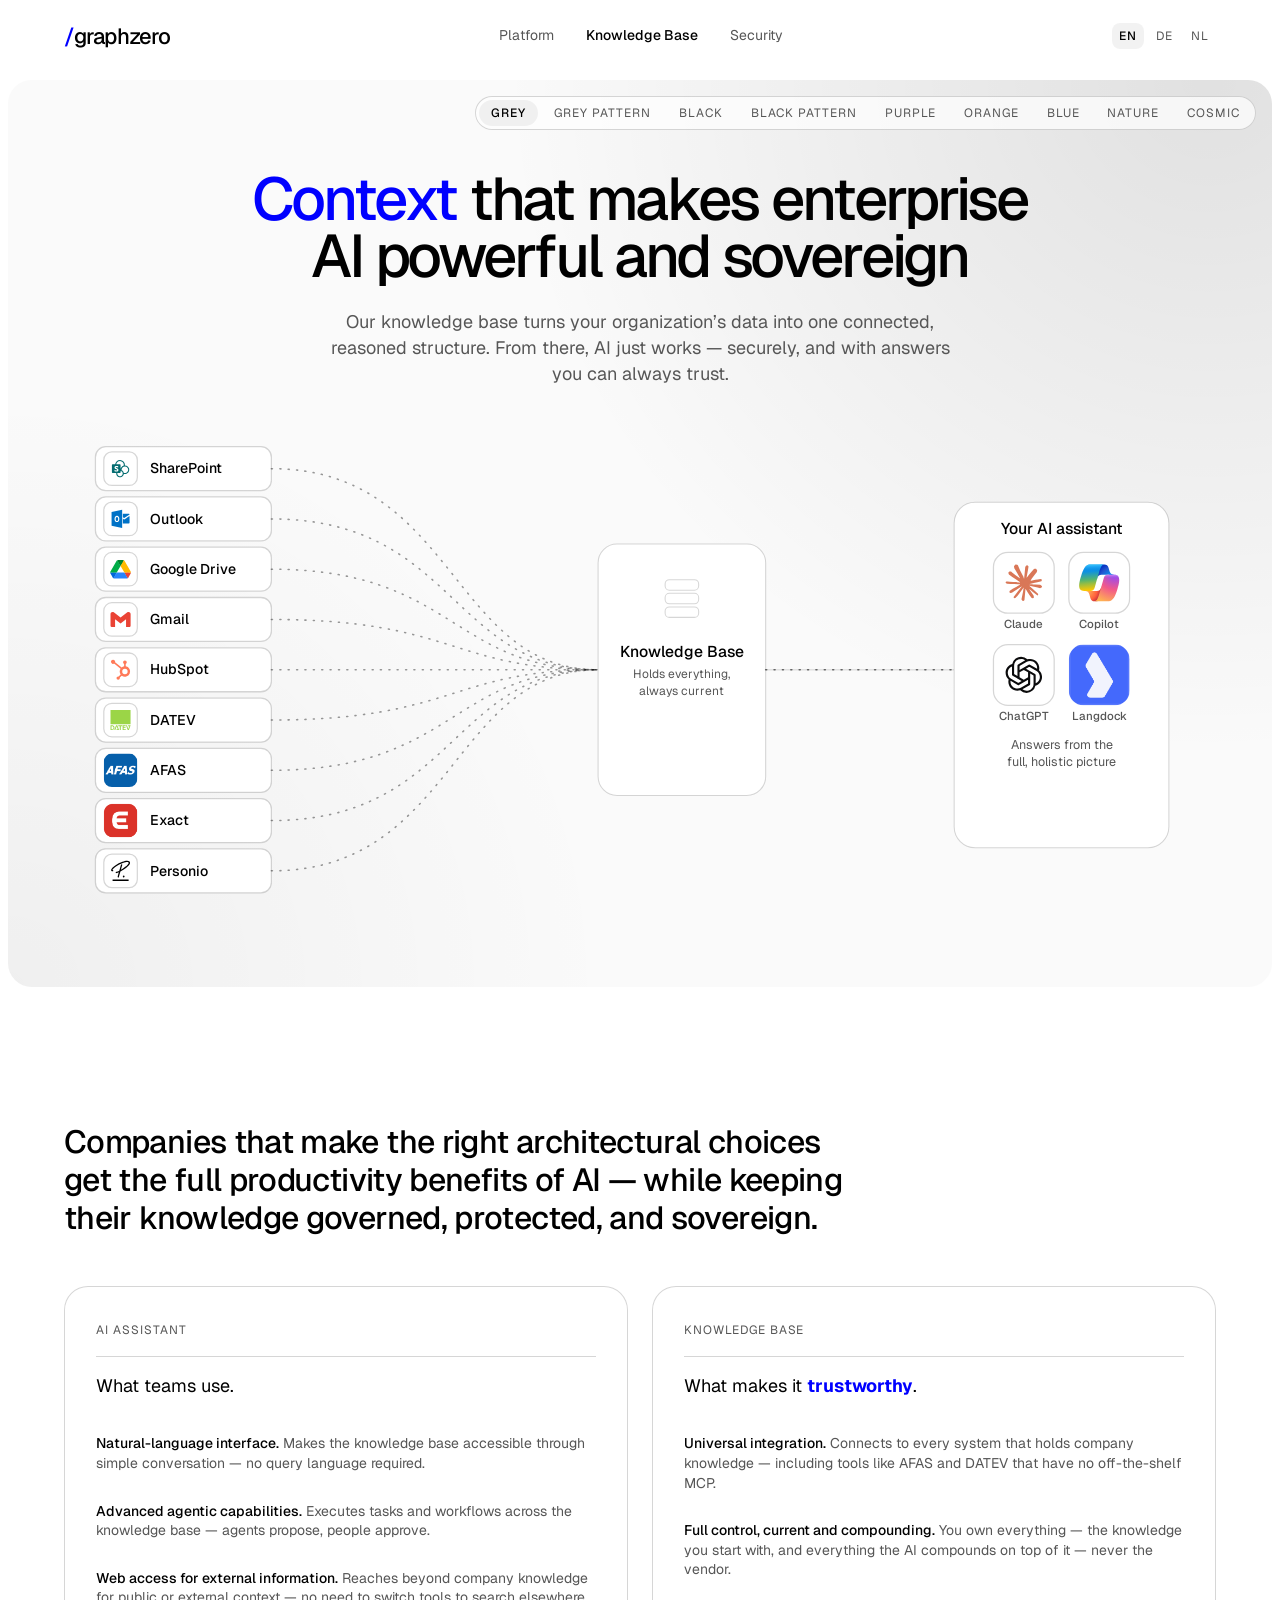
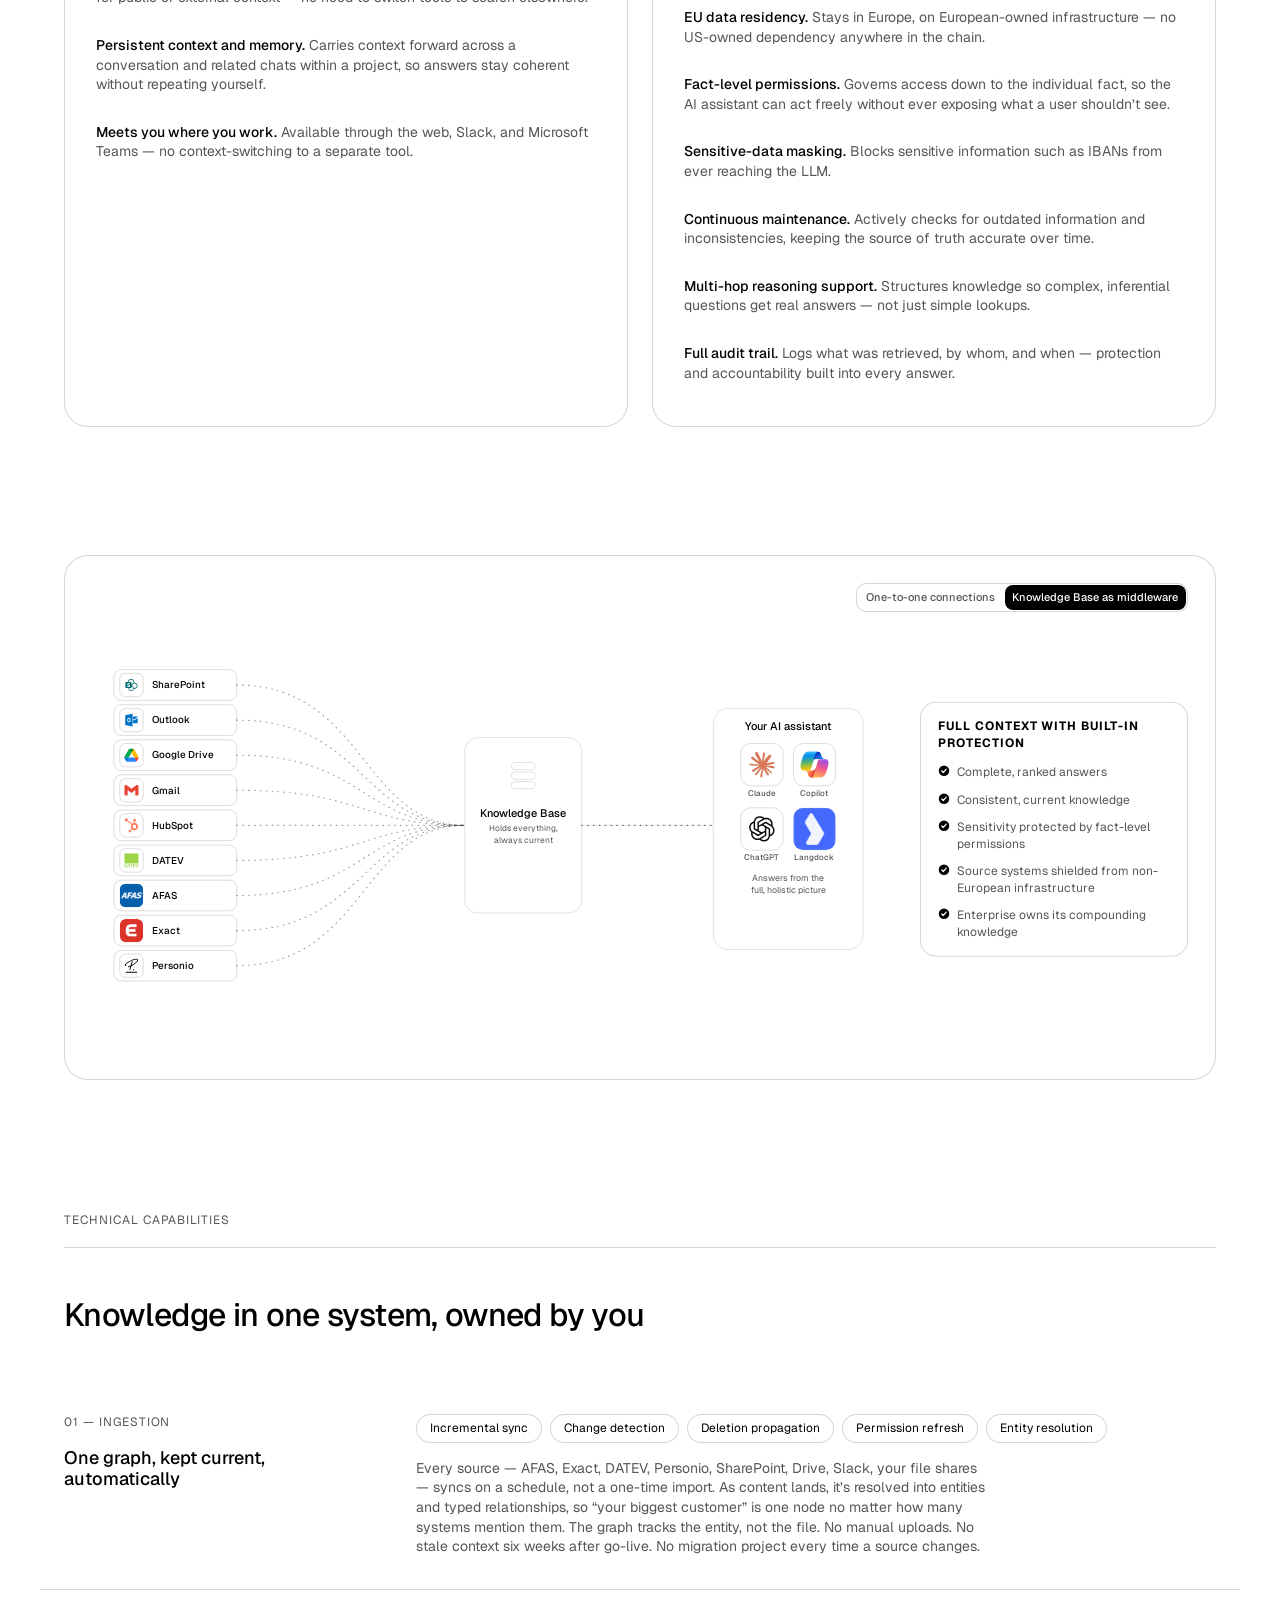
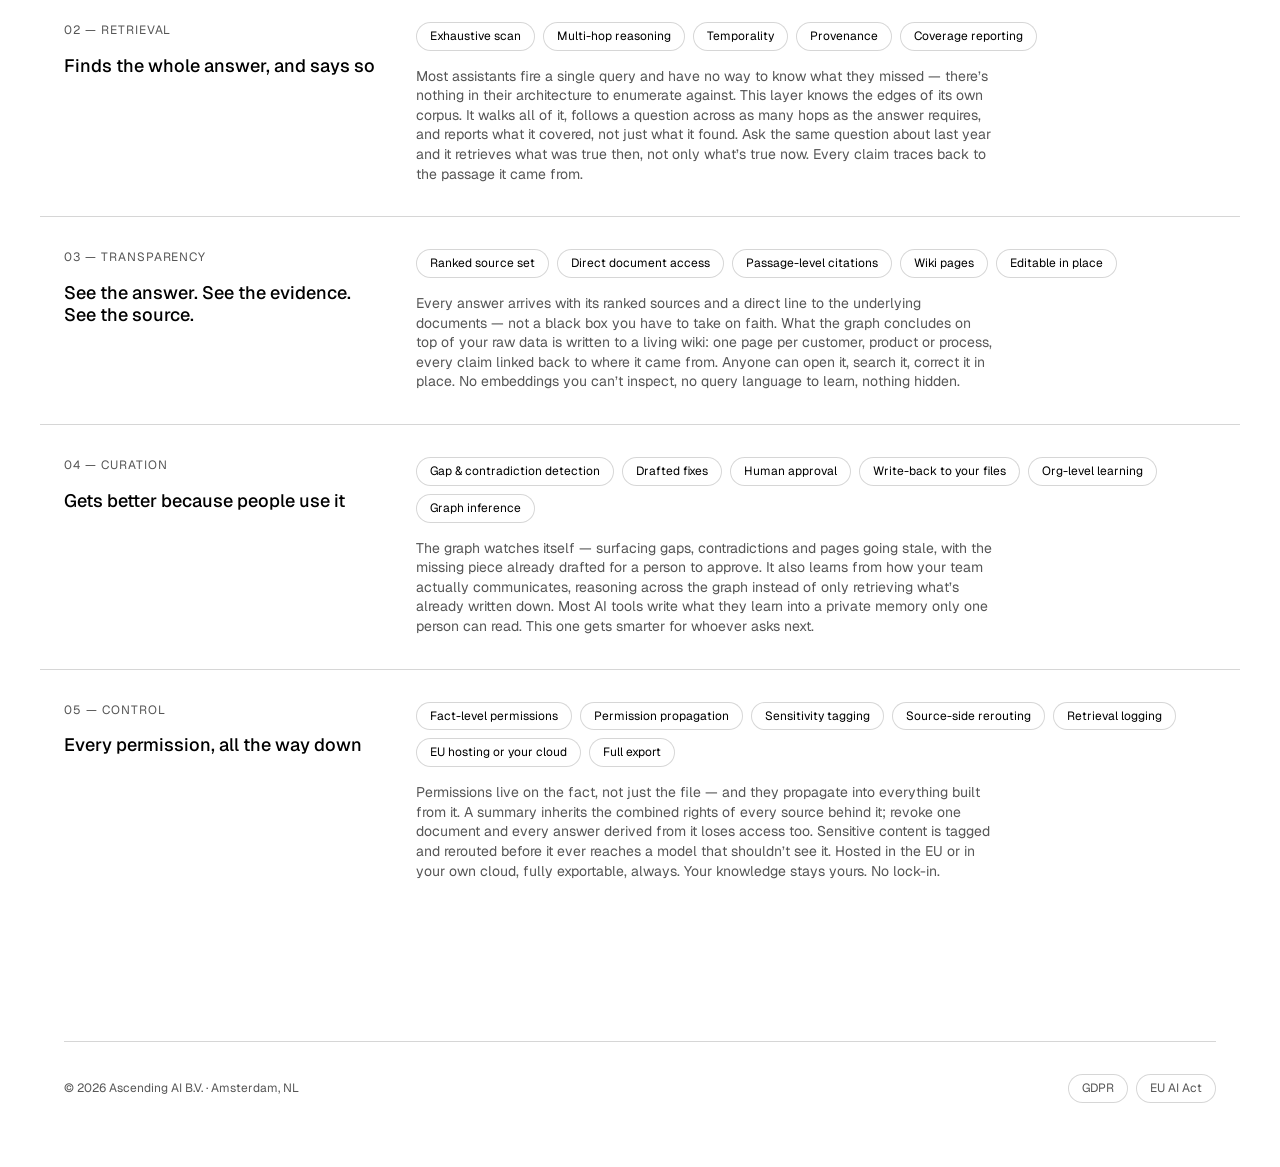
<file: knowledge-base.html>
<!DOCTYPE html>
<html lang="en">
<head>
<meta charset="utf-8">
<meta name="viewport" content="width=device-width, initial-scale=1">
<title>graph0 | Knowledge Base</title>
<meta name="description" content="The knowledge base: one context layer between your source systems and every AI application.">
<meta property="og:title" content="graph0 | Knowledge Base">
<meta property="og:description" content="The knowledge base: one context layer between your source systems and every AI application.">
<meta property="og:type" content="website">
<link rel="preconnect" href="https://fonts.googleapis.com">
<link rel="preconnect" href="https://fonts.gstatic.com" crossorigin>
<!-- ?v= on the two files that actually change. Pages serves everything with
     max-age=600, so without it a browser can pick up new markup while still
     running ten-minute-old CSS and JS. Bump it in the same commit as an edit
     to either file. The design-system entry below is upstream and unversioned
     because nothing here edits it. -->
<link rel="stylesheet" href="https://fonts.googleapis.com/css2?family=Geist:wght@400;500;700&amp;display=swap">
<link rel="stylesheet" href="assets/design-system/styles.css">
<link rel="stylesheet" href="assets/site.css?v=96">
<link rel="icon" href="assets/graph0-mark.svg" type="image/svg+xml">
</head>
<body data-surface="light">

<a class="skip" href="#main">Skip to content</a>

<div class="page" data-page="knowledge-base">

  <!-- The wordmark is the way back to the top of the site, which is why the nav
       carries no entry for this page. -->
  <header class="site-header">
    <a class="brand" href="index.html" title="/graphzero">
      <span class="brand__slash">/</span>graphzero
    </a>

    <button class="nav-toggle" type="button" aria-expanded="false" aria-controls="site-nav" aria-label="Menu">
      <span class="nav-toggle__bar"></span>
      <span class="nav-toggle__bar"></span>
    </button>

    <nav class="site-nav" id="site-nav" aria-label="Primary">
      <a href="index.html">Platform</a>
      <a href="knowledge-base.html" aria-current="page">Knowledge Base</a>
      <a href="index.html#security">Security</a>

      <!-- Only ever seen in the sheet. The desktop bar has no room for it, and
           there the same call is one scroll away in the hero. -->
      <div class="nav-cta">
        <a class="btn btn--hero" href="mailto:david@ascending.ai?subject=Ascending%20AI">Book a founder call</a>
      </div>
    </nav>

    <div class="lang" role="group" aria-label="Language">
      <button class="lang__opt" type="button" data-lang="en" aria-current="true">EN</button>
      <button class="lang__opt" type="button" data-lang="de">DE</button>
      <button class="lang__opt" type="button" data-lang="nl">NL</button>
    </div>
  </header>

  <main id="main">

    <!-- ABOVE THE FOLD -->
    <section class="hero hero--stack" id="context-layer">
      <!-- The same comparison control the landing page carries, on its own
           stored key: the two pages are being judged against each other, so a
           ground picked here must not follow you there. Goes with the swatch
           when the ground is settled. -->
      <div class="hero-swatch" data-ground-key="knowledge-base" role="group" aria-label="Hero background">
        <button class="hero-swatch__opt" type="button" data-hero="grey" aria-current="true">Grey</button>
        <button class="hero-swatch__opt" type="button" data-hero="dots">Grey Pattern</button>
        <button class="hero-swatch__opt" type="button" data-hero="black">Black</button>
        <button class="hero-swatch__opt" type="button" data-hero="black-dots">Black Pattern</button>
        <button class="hero-swatch__opt" type="button" data-hero="purple">Purple</button>
        <button class="hero-swatch__opt" type="button" data-hero="orange">Orange</button>
        <button class="hero-swatch__opt" type="button" data-hero="blue">Blue</button>
        <button class="hero-swatch__opt" type="button" data-hero="nature">Nature</button>
        <button class="hero-swatch__opt" type="button" data-hero="cosmic">Cosmic</button>
      </div>
      <!-- The pattern ground here too, or Grey Pattern would be plain grey on
           this page. Same canvas and the same block in site.js, held further
           right and smaller than the landing page's: that fold ranges its copy
           left and has a clear half to give away, this one centres the copy and
           runs the drawing the full width, so the field has to stay off both. -->
      <canvas class="hero__dither" data-dither data-cx="1.2" data-cy="0.5" data-radius="0.8"
              aria-hidden="true"></canvas>
      <!-- Cosmic's plate. Lazy for the same reason Nature's is: eight of the nine
           grounds never show it. The shimmer canvas goes over it rather than
           replacing it, so if the script never runs the photograph still
           stands. -->
      <img class="hero__plate" alt="" loading="lazy" decoding="async"
           src="assets/media/hero-dark-1600.jpg"
           srcset="assets/media/hero-dark-900.jpg 900w,
                   assets/media/hero-dark-1600.jpg 1600w,
                   assets/media/hero-dark-2400.jpg 2400w"
           sizes="100vw" width="2400" height="1359">
      <canvas class="hero__shimmer" data-shimmer aria-hidden="true"></canvas>
      <!-- Carried over so the Nature ground has its photograph here too;
           without it that one option would fall back to flat grey. -->
      <img class="hero__media" alt=""
           src="assets/media/hero-fields-1600.jpg"
           srcset="assets/media/hero-fields-900.jpg 900w,
                   assets/media/hero-fields-1600.jpg 1600w,
                   assets/media/hero-fields-2400.jpg 2400w"
           sizes="100vw" width="2400" height="1018" loading="lazy" decoding="async">
      <div class="wrap hero__inner hero__inner--stack">
        <div class="hero__copy">
          <h1 class="display hero__title"><span class="hl">Context</span> that makes enterprise AI powerful and sovereign</h1>
          <!-- The fold used to be a title alone, which left it lighter than the
               section heading underneath it. The sub-title gives the claim a
               second beat and hands the reader down into the page. -->
          <p class="lead hero__lead">Our knowledge base turns your organization&rsquo;s data into one connected, reasoned structure. From there, AI just works &mdash; securely, and with answers you can always trust.</p>
        </div>

        <!-- The diagram from the foot of this page, held to its knowledge-base
             view and stripped of the animation, so the fold shows the shape of
             the argument and the interactive one below carries the detail. Its
             ids are suffixed -hero: they are page-global, and the two copies
             would otherwise fight over the same gradients and filters.

             On a plate, which the landing hero does not need. This one has to
             survive the black grounds, where the drawing's muted labels would
             otherwise sit on near-black. -->
        <!-- af-flow2 is not decoration here: every rule the drawing needs is
             scoped under that class, so without it the whole illustration falls
             back to default SVG painting — 16px black text, no fills, no
             hairlines. -->
        <figure class="hero__figure af-flow2">
          <svg role="img" aria-label="Nine business systems feeding a knowledge base, which answers through Claude, Copilot, ChatGPT or Langdock." viewBox="0 40 1100 580" preserveAspectRatio="xMidYMid meet" xmlns="http://www.w3.org/2000/svg">
                            <defs>
                              <filter id="af-blur-kb-hero" x="-200%" y="-200%" width="500%" height="500%">
                                <feGaussianBlur stdDeviation="2.6"/>
                              </filter>
                            </defs>
            
                      <g class="af-chip">
                        <rect class="af-chip-rect" x="30" y="97.0" width="168" height="42" rx="10"/>
                        <rect x="38" y="102.0" width="32" height="32" rx="7.7" class="af-logo-tile"/><g transform="translate(44.08,108.08) scale(0.8267)"><path fill="#036C70" d="M22 13.25q0 1.04-.4 1.95-.39.9-1.07 1.58t-1.59 1.08q-.91.39-1.94.39-.64 0-1.27-.16-.09.83-.46 1.54-.38.72-.97 1.25-.58.53-1.33.82-.76.3-1.59.3-.91 0-1.71-.35-.79-.34-1.39-.93-.59-.59-.93-1.39-.35-.8-.35-1.7v-.32q.03-.15.05-.31H2.83q-.33 0-.59-.24Q2 16.5 2 16.17V7.83q0-.33.24-.59Q2.5 7 2.83 7h2.95q.12-1.06.61-2 .48-.89 1.24-1.56.75-.68 1.71-1.06T11.38 2q1.16 0 2.18.44 1.03.45 1.79 1.21t1.21 1.79Q17 6.46 17 7.63v.31q0 .15-.04.31 1.04 0 1.95.39.92.39 1.59 1.07.71.67 1.1 1.58.4.92.4 1.96m-10.63-10q-.81 0-1.54.29-.74.28-1.33.78-.56.5-.95 1.18-.38.7-.5 1.5h4.12q.33 0 .59.25.24.25.24.58v4.12l.18-.03q.17-.62.5-1.18.32-.57.79-1.02.45-.45 1.03-.79.54-.33 1.17-.5.08-.43.08-.8 0-.91-.35-1.71-.34-.79-.94-1.38-.59-.59-1.38-.94-.8-.35-1.71-.35m-4.27 12q.45 0 .9-.09.42-.09.76-.31.34-.21.55-.56.19-.36.19-.88 0-.53-.2-.88-.22-.35-.55-.59-.33-.23-.71-.38l-.72-.29Q7 11.14 6.77 11q-.22-.15-.22-.38 0-.16.12-.27.12-.1.28-.15.16-.07.33-.09.18-.01.3-.01.49 0 .88.12.38.13.79.38V9.12Q9 9.05 8.81 9q-.2-.05-.39-.08-.2-.03-.42-.05-.2-.01-.45-.01-.43 0-.88.09-.45.1-.82.32-.35.23-.59.56-.23.35-.23.86 0 .5.22.81.22.35.55.59.33.23.7.41l.72.29q.34.14.56.29.22.16.22.38 0 .19-.11.3-.1.11-.26.16-.13.08-.32.08H7q-.59 0-1.04-.18-.46-.2-.92-.52v1.56q.99.39 2.06.39m4.27 5.5q.63 0 1.21-.25.57-.24 1-.66.42-.43.67-1t.25-1.21q0-.56-.19-1.07-.18-.51-.51-.91-.34-.41-.8-.69-.45-.28-1-.4v1.61q0 .33-.24.59-.26.24-.59.24H8.31q-.06.31-.06.63 0 .64.25 1.21.24.57.66 1 .43.42 1 .66.57.25 1.21.25M17 17q.77 0 1.45-.29.69-.29 1.2-.81.51-.51.81-1.19.29-.68.29-1.46 0-.75-.29-1.45-.3-.69-.81-1.2t-1.2-.81Q17.77 9.5 17 9.5t-1.45.3-1.19.81-.81 1.19q-.3.7-.3 1.45v.21l.02.22q.46.22.85.54.38.32.7.71.3.4.52.86.21.46.32.95.66.26 1.34.26"/></g>
                        <text class="af-chip-label" x="82" y="122.5">SharePoint</text>
                      </g>
                      <g class="af-chip">
                        <rect class="af-chip-rect" x="30" y="145.0" width="168" height="42" rx="10"/>
                        <rect x="38" y="150.0" width="32" height="32" rx="7.7" class="af-logo-tile"/><g transform="translate(44.08,156.08) scale(0.6200)"><path fill="#0072c6" d="M19.484 7.937v5.477l1.916 1.205a.5.5 0 0 0 .21 0l8.238-5.554a1.174 1.174 0 0 0-.959-1.128Z"/><path fill="#0072c6" d="m19.484 15.457l1.747 1.2a.52.52 0 0 0 .543 0c-.3.181 8.073-5.378 8.073-5.378v10.066a1.408 1.408 0 0 1-1.49 1.555h-8.874zm-9.044-2.525a1.61 1.61 0 0 0-1.42.838a4.13 4.13 0 0 0-.526 2.218A4.05 4.05 0 0 0 9.02 18.2a1.6 1.6 0 0 0 2.771.022a4 4 0 0 0 .515-2.2a4.37 4.37 0 0 0-.5-2.281a1.54 1.54 0 0 0-1.366-.809"/><path fill="#0072c6" d="M2.153 5.155v21.427L18.453 30V2Zm10.908 14.336a3.23 3.23 0 0 1-2.7 1.361a3.19 3.19 0 0 1-2.64-1.318A5.46 5.46 0 0 1 6.706 16.1a5.87 5.87 0 0 1 1.036-3.616a3.27 3.27 0 0 1 2.744-1.384a3.12 3.12 0 0 1 2.61 1.321a5.64 5.64 0 0 1 1 3.484a5.76 5.76 0 0 1-1.035 3.586"/></g>
                        <text class="af-chip-label" x="82" y="170.5">Outlook</text>
                      </g>
                      <g class="af-chip">
                        <rect class="af-chip-rect" x="30" y="193.0" width="168" height="42" rx="10"/>
                        <rect x="38" y="198.0" width="32" height="32" rx="7.7" class="af-logo-tile"/><g transform="translate(44.08,205.13) scale(0.0775)"><path fill="#0066da" d="m19.354 196.034l11.29 19.5c2.346 4.106 5.718 7.332 9.677 9.678q17.009-21.591 23.68-33.137q6.77-11.717 16.641-36.655q-26.604-3.502-40.32-3.502q-13.165 0-40.322 3.502c0 4.545 1.173 9.09 3.519 13.196z"/><path fill="#ea4335" d="M215.681 225.212c3.96-2.346 7.332-5.572 9.677-9.677l4.692-8.064l22.434-38.855a26.57 26.57 0 0 0 3.518-13.196q-27.315-3.502-40.247-3.502q-13.899 0-40.248 3.502q9.754 25.075 16.422 36.655q6.724 11.683 23.752 33.137"/><path fill="#00832d" d="M128.001 73.311q19.68-23.768 27.125-36.655q5.996-10.377 13.196-33.137C164.363 1.173 159.818 0 155.126 0h-54.25C96.184 0 91.64 1.32 87.68 3.519q9.16 26.103 15.544 37.154q7.056 12.213 24.777 32.638"/><path fill="#2684fc" d="M175.36 155.42H80.642l-40.32 69.792c3.958 2.346 8.503 3.519 13.195 3.519h148.968c4.692 0 9.238-1.32 13.196-3.52z"/><path fill="#00ac47" d="M128.001 73.311L87.681 3.52c-3.96 2.346-7.332 5.571-9.678 9.677L3.519 142.224A26.57 26.57 0 0 0 0 155.42h80.642z"/><path fill="#ffba00" d="m215.242 77.71l-37.243-64.514c-2.345-4.106-5.718-7.331-9.677-9.677l-40.32 69.792l47.358 82.109h80.496c0-4.546-1.173-9.09-3.519-13.196z"/></g>
                        <text class="af-chip-label" x="82" y="218.5">Google Drive</text>
                      </g>
                      <g class="af-chip">
                        <rect class="af-chip-rect" x="30" y="241.0" width="168" height="42" rx="10"/>
                        <rect x="38" y="246.0" width="32" height="32" rx="7.7" class="af-logo-tile"/><g transform="translate(44.40,252.40) scale(0.8000)"><path d="M24 5.457v13.909c0 .904-.732 1.636-1.636 1.636h-3.819V11.73L12 16.64l-6.545-4.91v9.273H1.636A1.636 1.636 0 0 1 0 19.366V5.457c0-2.023 2.309-3.178 3.927-1.964L5.455 4.64 12 9.548l6.545-4.91 1.528-1.145C21.69 2.28 24 3.434 24 5.457z" fill="#EA4335"/></g>
                        <text class="af-chip-label" x="82" y="266.5">Gmail</text>
                      </g>
                      <g class="af-chip">
                        <rect class="af-chip-rect" x="30" y="289.0" width="168" height="42" rx="10"/>
                        <rect x="38" y="294.0" width="32" height="32" rx="7.7" class="af-logo-tile"/><g transform="translate(44.40,300.40) scale(0.8000)"><path d="M18.164 7.93V5.084a2.198 2.198 0 001.267-1.978v-.067A2.2 2.2 0 0017.238.845h-.067a2.2 2.2 0 00-2.193 2.193v.067a2.196 2.196 0 001.252 1.973l.013.006v2.852a6.22 6.22 0 00-2.969 1.31l.012-.01-7.828-6.095A2.497 2.497 0 104.3 4.656l-.012.006 7.697 5.991a6.176 6.176 0 00-1.038 3.446c0 1.343.425 2.588 1.147 3.607l-.013-.02-2.342 2.343a1.968 1.968 0 00-.58-.095h-.002a2.033 2.033 0 102.033 2.033 1.978 1.978 0 00-.1-.595l.005.014 2.317-2.317a6.247 6.247 0 104.782-11.134l-.036-.005zm-.964 9.378a3.206 3.206 0 113.215-3.207v.002a3.206 3.206 0 01-3.207 3.207z" fill="#FF7A59"/></g>
                        <text class="af-chip-label" x="82" y="314.5">HubSpot</text>
                      </g>
                      <g class="af-chip">
                        <rect class="af-chip-rect" x="30" y="337.0" width="168" height="42" rx="10"/>
                        <rect x="38" y="342.0" width="32" height="32" rx="7.7" class="af-logo-tile"/><g transform="translate(44.40,348.40) scale(0.8000)"><path d="M0 .165v16.9174h23.9147V.1651Zm.017 18.1842v5.4857h1.9809c1.4754 0 2.7429-1.1832 2.7429-2.7005-.042-1.686-1.0982-2.7852-2.5736-2.7852zm6.62 0-2.1079 5.4857H5.706l1.6422-4.3428 1.3546 3.454h-1.524v.8888h3.0392l-2.1502-5.4857Zm2.6498 0v.9312h1.7778v4.5545h1.219v-4.5545h1.727v-.9312zm5.1894 0v5.4857h3.7926v-.8889h-2.6159v-1.5153h2.3196v-.9313h-2.3196v-1.219h2.4889v-.9312zm3.962 0 2.1502 5.4857h1.3037L24 18.3492h-2.9037v.9312h1.3884l-1.2699 3.327-1.5577-4.2582zm-17.2869.9312h.9313c.9271 0 1.5576.6735 1.5153 1.8117-.042 1.1804-.8425 1.8116-1.8116 1.8116h-.635Z" fill="#9BD547"/></g>
                        <text class="af-chip-label" x="82" y="362.5">DATEV</text>
                      </g>
                      <g class="af-chip">
                        <rect class="af-chip-rect" x="30" y="385.0" width="168" height="42" rx="10"/>
                        <image href="[data-uri]" x="38" y="390.0" width="32" height="32" preserveAspectRatio="xMidYMid slice" style="clip-path:inset(0 round 7.7px)"/>
                        <text class="af-chip-label" x="82" y="410.5">AFAS</text>
                      </g>
                      <g class="af-chip">
                        <rect class="af-chip-rect" x="30" y="433.0" width="168" height="42" rx="10"/>
                        <image href="[data-uri]" x="38" y="438.0" width="32" height="32" preserveAspectRatio="xMidYMid slice" style="clip-path:inset(0 round 7.7px)"/>
                        <text class="af-chip-label" x="82" y="458.5">Exact</text>
                      </g>
                      <g class="af-chip">
                        <rect class="af-chip-rect" x="30" y="481.0" width="168" height="42" rx="10"/>
                        <rect x="38" y="486.0" width="32" height="32" rx="7.7" class="af-logo-tile"/><g transform="translate(44.40,492.40) scale(0.8000)"><path d="M21.603 24H2.47v-1.563h19.133Zm-6.167-4.044c.557.145 1.137-.244 1.303-.867.166-.624-.157-1.25-.713-1.39-.556-.142-1.137.24-1.304.865-.167.624.156 1.25.714 1.39zM22.37.676c-1.737-1.347-5.387-.43-8.145.576A41.707 41.705 0 0 0 5.64 5.625C3.624 6.985 1.135 8.987.748 10.814a1.43 1.43 0 0 0 .28 1.263c.505.59 1.354.576 1.516.568a.781.781 0 0 0 .51-1.368.783.783 0 0 0-.58-.193.877.877 0 0 1-.181-.016c.58-2.136 6.69-6.232 12.47-8.342 3.858-1.408 5.964-1.342 6.649-.81.284.22.433.487.23 1.062-.545 1.535-3.2 3.96-7.108 6.48-.725.467-1.434.898-2.11 1.29.544-1.92 1.1-3.88 1.582-5.561a.782.782 0 0 0-1.504-.43 2070.72 2070.634 0 0 0-2.002 7.05c-1.564.811-2.754 1.3-3.22 1.366a.783.783 0 0 0-1.025 1.095c.134.226.4.476.929.476.088 0 .177-.007.264-.02.54-.073 1.417-.395 2.485-.884-.758 2.702-1.373 4.975-1.407 5.282a.781.781 0 0 0 .69.858.668.668 0 0 0 .087 0 .783.783 0 0 0 .775-.685c.062-.38.822-3.133 1.746-6.42a58.241 58.239 0 0 0 4.01-2.401c5.435-3.587 7.007-5.917 7.362-7.241.277-1.02-.017-1.93-.825-2.557z" fill="#000000"/></g>
                        <text class="af-chip-label" x="82" y="506.5">Personio</text>
                      </g>
            
                      <path class="af-line-kb" style="animation-delay:-0.0s" d="M198,118.0 C373,118.0 370,310.0 510,310"/>
                      <path class="af-line-kb" style="animation-delay:-0.18s" d="M198,166.0 C373,166.0 370,310.0 510,310"/>
                      <path class="af-line-kb" style="animation-delay:-0.36s" d="M198,214.0 C373,214.0 370,310.0 510,310"/>
                      <path class="af-line-kb" style="animation-delay:-0.54s" d="M198,262.0 C373,262.0 370,310.0 510,310"/>
                      <path class="af-line-kb" style="animation-delay:-0.72s" d="M198,310.0 C373,310.0 370,310.0 510,310"/>
                      <path class="af-line-kb" style="animation-delay:-0.9s" d="M198,358.0 C373,358.0 370,310.0 510,310"/>
                      <path class="af-line-kb" style="animation-delay:-1.08s" d="M198,406.0 C373,406.0 370,310.0 510,310"/>
                      <path class="af-line-kb" style="animation-delay:-1.26s" d="M198,454.0 C373,454.0 370,310.0 510,310"/>
                      <path class="af-line-kb" style="animation-delay:-1.44s" d="M198,502.0 C373,502.0 370,310.0 510,310"/>

                            <rect class="af-kb-rect" x="510" y="190" width="160" height="240" rx="18"/>
                            <g transform="translate(574.0,224)">
                              <rect x="0" y="0" width="32" height="10" rx="4" fill="none" class="af-stack-rect"/>
                              <rect x="0" y="13" width="32" height="10" rx="4" fill="none" class="af-stack-rect"/>
                              <rect x="0" y="26" width="32" height="10" rx="4" fill="none" class="af-stack-rect"/>
                            </g>
                            <text class="af-kb-title" x="590.0" y="298" text-anchor="middle">Knowledge Base</text>
                            <text class="af-kb-sub" x="590.0" y="318" text-anchor="middle">Holds everything,</text>
                            <text class="af-kb-sub" x="590.0" y="334" text-anchor="middle">always current</text>

            
                      <path id="af-kb-link-path-hero" class="af-line-base" d="M670,310 L850,310"/>
                    <path class="af-line-flow" d="M670,310 L850,310"/>
                      <path class="af-line-glow" d="M670,310 L850,310">
                        <animate attributeName="opacity" values="0;0;0.85;0.85;0;0" keyTimes="0;0.00000;0.03571;0.51190;0.54762;1" dur="4.2s" begin="0s" repeatCount="indefinite" />
                      </path>
                      <g class="af-packet-ping">
                        <circle class="af-ping-ring" r="6"/>
                        <animateMotion dur="4.2s" begin="0s" repeatCount="indefinite" keyPoints="1;1;0;0" keyTimes="0;0.00000;0.20238;1" calcMode="linear"><mpath href="#af-kb-link-path-hero"/></animateMotion>
                        <animate attributeName="opacity" values="0;0;0.9;0.9;0;0" keyTimes="0;0.00000;0.01190;0.19048;0.20238;1" dur="4.2s" begin="0s" repeatCount="indefinite" />
                      </g>
                      <g class="af-pill" data-anim="1">
                        <ellipse class="af-pill-glow" cx="0" cy="0" rx="13" ry="7"/>
                        <ellipse class="af-pill-core" cx="0" cy="0" rx="7" ry="4"/>
                        <animateMotion dur="4.2s" begin="0s" repeatCount="indefinite" keyPoints="0;0;1;1" keyTimes="0;0.28571;0.54762;1" calcMode="linear"><mpath href="#af-kb-link-path-hero"/></animateMotion>
                        <animate attributeName="opacity" values="0;0;1;1;0;0" keyTimes="0;0.28571;0.30000;0.53333;0.54762;1" dur="4.2s" begin="0s" repeatCount="indefinite" />
                      </g>

            
                      <g class="af-ast-kb">
                        <rect class="af-ast-rect" x="850" y="150" width="205" height="330" rx="20"/>
                        <text class="af-ast-title" x="952.5" y="180" text-anchor="middle">Your AI assistant</text>
        
                        <g>
                          <rect x="887.5" y="198.0" width="58" height="58" rx="13.9" class="af-logo-tile"/><g transform="translate(899.10,209.60) scale(1.4500)"><path d="M4.709 15.955l4.72-2.647.08-.23-.08-.128H9.2l-.79-.048-2.698-.073-2.339-.097-2.266-.122-.571-.121L0 11.784l.055-.352.48-.321.686.06 1.52.103 2.278.158 1.652.097 2.449.255h.389l.055-.157-.134-.098-.103-.097-2.358-1.596-2.552-1.688-1.336-.972-.724-.491-.364-.462-.158-1.008.656-.722.881.06.225.061.893.686 1.908 1.476 2.491 1.833.365.304.145-.103.019-.073-.164-.274-1.355-2.446-1.446-2.49-.644-1.032-.17-.619a2.97 2.97 0 01-.104-.729L6.283.134 6.696 0l.996.134.42.364.62 1.414 1.002 2.229 1.555 3.03.456.898.243.832.091.255h.158V9.01l.128-1.706.237-2.095.23-2.695.08-.76.376-.91.747-.492.584.28.48.685-.067.444-.286 1.851-.559 2.903-.364 1.942h.212l.243-.242.985-1.306 1.652-2.064.73-.82.85-.904.547-.431h1.033l.76 1.129-.34 1.166-1.064 1.347-.881 1.142-1.264 1.7-.79 1.36.073.11.188-.02 2.856-.606 1.543-.28 1.841-.315.833.388.091.395-.328.807-1.969.486-2.309.462-3.439.813-.042.03.049.061 1.549.146.662.036h1.622l3.02.225.79.522.474.638-.079.485-1.215.62-1.64-.389-3.829-.91-1.312-.329h-.182v.11l1.093 1.068 2.006 1.81 2.509 2.33.127.578-.322.455-.34-.049-2.205-1.657-.851-.747-1.926-1.62h-.128v.17l.444.649 2.345 3.521.122 1.08-.17.353-.608.213-.668-.122-1.374-1.925-1.415-2.167-1.143-1.943-.14.08-.674 7.254-.316.37-.729.28-.607-.461-.322-.747.322-1.476.389-1.924.315-1.53.286-1.9.17-.632-.012-.042-.14.018-1.434 1.967-2.18 2.945-1.726 1.845-.414.164-.717-.37.067-.662.401-.589 2.388-3.036 1.44-1.882.93-1.086-.006-.158h-.055L4.132 18.56l-1.13.146-.487-.456.061-.746.231-.243 1.908-1.312-.006.006z" fill="#D97757"/></g>
                          <text class="af-ast-label" x="916.5" y="270.0" text-anchor="middle">Claude</text>
                        </g>
                        <g>
                          <rect x="959.5" y="198.0" width="58" height="58" rx="13.9" class="af-logo-tile"/><g transform="translate(969.36,207.86) scale(1.5950)"><defs><defs><radialGradient cx="85.44%" cy="100.653%" fx="85.44%" fy="100.653%" gradientTransform="scale(-.8553 -1) rotate(50.927 2.041 -1.946)" id="af-copilot-grad-i2-0-hero" r="105.116%"><stop offset="9.6%" stop-color="#00AEFF"></stop><stop offset="77.3%" stop-color="#2253CE"></stop><stop offset="100%" stop-color="#0736C4"></stop></radialGradient><radialGradient cx="18.143%" cy="32.928%" fx="18.143%" fy="32.928%" gradientTransform="scale(.8897 1) rotate(52.069 .193 .352)" id="af-copilot-grad-i2-1-hero" r="95.612%"><stop offset="0%" stop-color="#FFB657"></stop><stop offset="63.4%" stop-color="#FF5F3D"></stop><stop offset="92.3%" stop-color="#C02B3C"></stop></radialGradient><radialGradient cx="82.987%" cy="-9.792%" fx="82.987%" fy="-9.792%" gradientTransform="scale(-1 -.9441) rotate(-70.872 .142 1.17)" id="af-copilot-grad-i2-4-hero" r="140.622%"><stop offset="6.6%" stop-color="#8C48FF"></stop><stop offset="50%" stop-color="#F2598A"></stop><stop offset="89.6%" stop-color="#FFB152"></stop></radialGradient><linearGradient id="af-copilot-grad-i2-2-hero" x1="39.465%" x2="46.884%" y1="12.117%" y2="103.774%"><stop offset="15.6%" stop-color="#0D91E1"></stop><stop offset="48.7%" stop-color="#52B471"></stop><stop offset="65.2%" stop-color="#98BD42"></stop><stop offset="93.7%" stop-color="#FFC800"></stop></linearGradient><linearGradient id="af-copilot-grad-i2-3-hero" x1="45.949%" x2="50%" y1="0%" y2="100%"><stop offset="0%" stop-color="#3DCBFF"></stop><stop offset="24.7%" stop-color="#0588F7" stop-opacity="0"></stop></linearGradient><linearGradient id="af-copilot-grad-i2-5-hero" x1="83.507%" x2="83.453%" y1="-6.106%" y2="21.131%"><stop offset="5.8%" stop-color="#F8ADFA"></stop><stop offset="70.8%" stop-color="#A86EDD" stop-opacity="0"></stop></linearGradient></defs></defs><path d="M17.533 1.829A2.528 2.528 0 0015.11 0h-.737a2.531 2.531 0 00-2.484 2.087l-1.263 6.937.314-1.08a2.528 2.528 0 012.424-1.833h4.284l1.797.706 1.731-.706h-.505a2.528 2.528 0 01-2.423-1.829l-.715-2.453z" fill="url(#af-copilot-grad-i2-0-hero)" transform="translate(0 1)"></path><path d="M6.726 20.16A2.528 2.528 0 009.152 22h1.566c1.37 0 2.49-1.1 2.525-2.48l.17-6.69-.357 1.228a2.528 2.528 0 01-2.423 1.83h-4.32l-1.54-.842-1.667.843h.497c1.124 0 2.113.75 2.426 1.84l.697 2.432z" fill="url(#af-copilot-grad-i2-1-hero)" transform="translate(0 1)"></path><path d="M15 0H6.252c-2.5 0-4 3.331-5 6.662-1.184 3.947-2.734 9.225 1.75 9.225H6.78c1.13 0 2.12-.753 2.43-1.847.657-2.317 1.809-6.359 2.713-9.436.46-1.563.842-2.906 1.43-3.742A1.97 1.97 0 0115 0" fill="url(#af-copilot-grad-i2-2-hero)" transform="translate(0 1)"></path><path d="M15 0H6.252c-2.5 0-4 3.331-5 6.662-1.184 3.947-2.734 9.225 1.75 9.225H6.78c1.13 0 2.12-.753 2.43-1.847.657-2.317 1.809-6.359 2.713-9.436.46-1.563.842-2.906 1.43-3.742A1.97 1.97 0 0115 0" fill="url(#af-copilot-grad-i2-3-hero)" transform="translate(0 1)"></path><path d="M9 22h8.749c2.5 0 4-3.332 5-6.663 1.184-3.948 2.734-9.227-1.75-9.227H17.22c-1.129 0-2.12.754-2.43 1.848a1149.2 1149.2 0 01-2.713 9.437c-.46 1.564-.842 2.907-1.43 3.743A1.97 1.97 0 019 22" fill="url(#af-copilot-grad-i2-4-hero)" transform="translate(0 1)"></path><path d="M9 22h8.749c2.5 0 4-3.332 5-6.663 1.184-3.948 2.734-9.227-1.75-9.227H17.22c-1.129 0-2.12.754-2.43 1.848a1149.2 1149.2 0 01-2.713 9.437c-.46 1.564-.842 2.907-1.43 3.743A1.97 1.97 0 019 22" fill="url(#af-copilot-grad-i2-5-hero)" transform="translate(0 1)"></path></g>
                          <text class="af-ast-label" x="988.5" y="270.0" text-anchor="middle">Copilot</text>
                        </g>
                        <g>
                          <rect x="887.5" y="286.0" width="58" height="58" rx="13.9" class="af-logo-tile"/><g transform="translate(899.10,297.60) scale(1.4500)"><path d="M9.205 8.658v-2.26c0-.19.072-.333.238-.428l4.543-2.616c.619-.357 1.356-.523 2.117-.523 2.854 0 4.662 2.212 4.662 4.566 0 .167 0 .357-.024.547l-4.71-2.759a.797.797 0 00-.856 0l-5.97 3.473zm10.609 8.8V12.06c0-.333-.143-.57-.429-.737l-5.97-3.473 1.95-1.118a.433.433 0 01.476 0l4.543 2.617c1.309.76 2.189 2.378 2.189 3.948 0 1.808-1.07 3.473-2.76 4.163zM7.802 12.703l-1.95-1.142c-.167-.095-.239-.238-.239-.428V5.899c0-2.545 1.95-4.472 4.591-4.472 1 0 1.927.333 2.712.928L8.23 5.067c-.285.166-.428.404-.428.737v6.898zM12 15.128l-2.795-1.57v-3.33L12 8.658l2.795 1.57v3.33L12 15.128zm1.796 7.23c-1 0-1.927-.332-2.712-.927l4.686-2.712c.285-.166.428-.404.428-.737v-6.898l1.974 1.142c.167.095.238.238.238.428v5.233c0 2.545-1.974 4.472-4.614 4.472zm-5.637-5.303l-4.544-2.617c-1.308-.761-2.188-2.378-2.188-3.948A4.482 4.482 0 014.21 6.327v5.423c0 .333.143.571.428.738l5.947 3.449-1.95 1.118a.432.432 0 01-.476 0zm-.262 3.9c-2.688 0-4.662-2.021-4.662-4.519 0-.19.024-.38.047-.57l4.686 2.71c.286.167.571.167.856 0l5.97-3.448v2.26c0 .19-.07.333-.237.428l-4.543 2.616c-.619.357-1.356.523-2.117.523zm5.899 2.83a5.947 5.947 0 005.827-4.756C22.287 18.339 24 15.84 24 13.296c0-1.665-.713-3.282-1.998-4.448.119-.5.19-.999.19-1.498 0-3.401-2.759-5.947-5.946-5.947-.642 0-1.26.095-1.88.31A5.962 5.962 0 0010.205 0a5.947 5.947 0 00-5.827 4.757C1.713 5.447 0 7.945 0 10.49c0 1.666.713 3.283 1.998 4.448-.119.5-.19 1-.19 1.499 0 3.401 2.759 5.946 5.946 5.946.642 0 1.26-.095 1.88-.309a5.96 5.96 0 004.162 1.713z" fill="#0B0B0C"/></g>
                          <text class="af-ast-label" x="916.5" y="358.0" text-anchor="middle">ChatGPT</text>
                        </g>
                        <g>
                          <image href="[data-uri]" x="959.5" y="286.0" width="58" height="58" preserveAspectRatio="xMidYMid slice" style="clip-path:inset(0 round 13.9px)"/>
                          <text class="af-ast-label" x="988.5" y="358.0" text-anchor="middle">Langdock</text>
                        </g>
                        <text class="af-ast-sub" x="952.5" y="386.0" text-anchor="middle">Answers from the</text><text class="af-ast-sub" x="952.5" y="402.0" text-anchor="middle">full, holistic picture</text>
                      </g>
                          </svg>
        </figure>
      </div>
    </section>

    <!-- WHAT EACH LAYER DOES -->
    <section class="wrap sec" id="layers">
      <h2 class="h2 sec-head" style="max-width:44ch">Companies that make the right architectural choices get the full productivity benefits of AI &mdash; while keeping their knowledge governed, protected, and sovereign.</h2>

      <!-- Two columns because the point is that these are two layers, not one
           list. The assistant is what people touch; the knowledge base is what
           makes what they touch trustworthy. -->
      <div class="layer-grid">
        <article class="layer-card">
          <span class="eyebrow">AI Assistant</span>
          <hr class="rule">
          <p class="layer-card__role">What teams use.</p>
          <ul class="layer-list">
          <li><strong>Natural-language interface.</strong> Makes the knowledge base accessible through simple conversation — no query language required.</li>
          <li><strong>Advanced agentic capabilities.</strong> Executes tasks and workflows across the knowledge base — agents propose, people approve.</li>
          <li><strong>Web access for external information.</strong> Reaches beyond company knowledge for public or external context — no need to switch tools to search elsewhere.</li>
          <li><strong>Persistent context and memory.</strong> Carries context forward across a conversation and related chats within a project, so answers stay coherent without repeating yourself.</li>
          <li><strong>Meets you where you work.</strong> Available through the web, Slack, and Microsoft Teams — no context-switching to a separate tool.</li>
          </ul>
        </article>

        <article class="layer-card">
          <span class="eyebrow">Knowledge Base</span>
          <hr class="rule">
          <p class="layer-card__role">What makes it <span class="hl">trustworthy</span>.</p>
          <ul class="layer-list">
          <li><strong>Universal integration.</strong> Connects to every system that holds company knowledge — including tools like AFAS and DATEV that have no off-the-shelf MCP.</li>
          <li><strong>Full control, current and compounding.</strong> You own everything — the knowledge you start with, and everything the AI compounds on top of it — never the vendor.</li>
          <li><strong>EU data residency.</strong> Stays in Europe, on European-owned infrastructure — no US-owned dependency anywhere in the chain.</li>
          <li><strong>Fact-level permissions.</strong> Governs access down to the individual fact, so the AI assistant can act freely without ever exposing what a user shouldn’t see.</li>
          <li><strong>Sensitive-data masking.</strong> Blocks sensitive information such as IBANs from ever reaching the LLM.</li>
          <li><strong>Continuous maintenance.</strong> Actively checks for outdated information and inconsistencies, keeping the source of truth accurate over time.</li>
          <li><strong>Multi-hop reasoning support.</strong> Structures knowledge so complex, inferential questions get real answers — not just simple lookups.</li>
          <li><strong>Full audit trail.</strong> Logs what was retrieved, by whom, and when — protection and accountability built into every answer.</li>
          </ul>
        </article>
      </div>
    </section>

    <section class="wrap sec" id="architecture">
      <!-- Imported whole from the source file, markup and scoped styles
           together. Everything it needs is inside it: no script, no external
           asset, the logos inlined as data URIs and the view toggle done with
           a radio input rather than JavaScript. Its own class prefix keeps it
           off the page's namespace, and it asks for the same font stack the
           site already loads.

           Two things to know before touching it. Its ids are page-global, so a
           second copy on this page would need every id and every matching
           for=/href= suffixed. And AFAS, Exact and Langdock draw as monogram
           tiles rather than logos, because the source had no verified mark for
           them &mdash; those three are the ones to swap if official assets turn up. -->
      <div class="embed">
      <div class="af-flow2" role="img" aria-label="Two diagrams comparing a direct MCP connection to source systems versus a knowledge base middleware that aggregates all sources before answering.">
        <style>
          .af-flow2{
            /* Every one of these now reads the site's semantic layer instead of
               carrying its own value, so the component follows the page rather
               than approximating it. The originals are kept in the comments as
               a record of what was replaced.

               Note --af-muted: the system has one muted ink, not two. The third
               tier this used (#8b8b94) is gone and de-emphasis is left to the
               opacity the component already applies to inactive chips. */
            --af-ink:var(--ink);                 /* was #131316 */
            --af-ink-soft:var(--ink-muted);      /* was #54545c */
            --af-muted:var(--ink-muted);         /* was #8b8b94, a third ink */
            --af-line:var(--ink);
            --af-panel-bg:var(--surface);
            --af-panel-border:var(--hairline);   /* was #e4e4e9 */
            --af-card-bg:var(--surface);
            --af-card-border:var(--hairline);    /* was #dcdce2 */
            --af-track-bg:var(--chip);           /* was #f0f0f3 */
            --af-font:var(--font-sans);
            /* The panel's inline padding, named because the toggle hangs off the
               same edge and a literal in two places drifts apart the moment one
               breakpoint changes it — which is exactly what had happened. */
            --af-pad-x:28px;
            /* Matches .btn--hero. It was written against --green-900 (#06180f),
               which is the identity this page layer neutralises — the accent
               resolves to black here, so the selected pill was quietly dark
               green on an otherwise monochrome page. */
            --af-cta-bg:var(--accent);
            --af-cta-ink:var(--accent-ink);
            --af-cta-radius:var(--radius-sm);
            --af-cta-ease:var(--ease);
            width:100%;
            max-width:1280px;
            margin:0 auto;
            box-sizing:border-box;
          }
          .af-flow2 *{box-sizing:border-box;}
          .af-flow2{ position:relative; }
          .af-flow2 .af-panel{
            position:relative;
            width:100%;
            border-radius:var(--radius-lg);
            background:var(--af-panel-bg);
            /* The system runs zero box-shadow: depth is an inset hairline ring.
               This carried a 40px drop shadow and a border; the ring replaces
               both and costs no layout width. */
            box-shadow:inset 0 0 0 1px var(--af-panel-border);
            padding:28px var(--af-pad-x) 28px;
          }
          .af-flow2 .af-radio{
            position:absolute; top:0; left:0; width:0; height:0; margin:0; padding:0;
            border:none; outline:none; opacity:0; pointer-events:none;
            -webkit-appearance:none; appearance:none;
          }
          .af-flow2 .af-toggle{
            /* In the flow above the drawing rather than floating over its top
               corner. margin-left:auto is what ranges it right, so it still
               hangs off the same line as the bullets card below — which is set
               by the panel's own padding — at every width. */
            width:max-content; max-width:100%;
            margin:0 0 16px auto;
            display:flex;
            flex-wrap:wrap;
            justify-content:flex-end;
            gap:2px;
            background:var(--surface);
            box-shadow:inset 0 0 0 1px var(--hairline);
            border-radius:calc(var(--af-cta-radius) + 2px);
            padding:2px;
            z-index:2;
          }
          .af-flow2 .af-toggle-opt{
            font-family:var(--af-font);
            /* Sentence case, and smaller with it. The tracking goes too: it is
               there to open up capitals and only makes lower case look loose. */
            font-size:11px;
            font-weight:var(--weight-heading);
            letter-spacing:normal;
            text-transform:none;
            color:var(--af-ink-soft);
            /* The type stays on the scale at 12px; the box around it comes in.
               This was 0.85/1.1em, which made the control 43px tall and nearly
               a third of the panel wide for two words. */
            padding:0.45em 0.7em;
            border-radius:var(--af-cta-radius);
            cursor:pointer;
            white-space:nowrap;
            user-select:none;
            transition:background 0.15s ease, color 0.15s ease,
                       transform var(--dur-fast,150ms) var(--af-cta-ease),
                       opacity var(--dur-fast,150ms) var(--af-cta-ease);
          }
          .af-flow2 .af-toggle-opt:hover{ color:var(--af-ink); }
          /* Selected option matches the site's own CTA button treatment exactly. */
          #af-tab-direct:checked ~ .af-panel .af-toggle .af-opt-direct,
          #af-tab-kb:checked ~ .af-panel .af-toggle .af-opt-kb{
            background:var(--af-cta-bg);
            color:var(--af-cta-ink);
          }
          #af-tab-direct:checked ~ .af-panel .af-toggle .af-opt-direct:hover,
          #af-tab-kb:checked ~ .af-panel .af-toggle .af-opt-kb:hover{
            color:var(--af-cta-ink);
            transform:translateY(-1px);
            opacity:0.9;
          }
          .af-flow2 .af-view{ display:none; }
          #af-tab-direct:checked ~ .af-panel .af-view-direct{ display:block; }
          #af-tab-kb:checked ~ .af-panel .af-view-kb{ display:block; }

          .af-flow2 .af-diagram-col svg{ display:block; width:100%; height:auto; }
          .af-flow2 .af-bullet-icon{ display:block; width:12px; height:12px; }

          /* ---- two-column layout: diagram (3/4) + bullets card (1/4) ---- */
          .af-flow2 .af-row{
            display:flex;
            align-items:stretch;
            gap:24px;
          }
          .af-flow2 .af-diagram-col{
            flex:3 1 0;
            min-width:0;
          }
          /* Invisible, full-height positioning box — lets the visible card inside
             stay content-sized while still being pinned to a precise vertical
             point (the AI-assistant box's own center) rather than merely centered
             in the row. */
          .af-flow2 .af-bullets-anchor{
            flex:1 1 0;
            min-width:0;
            position:relative;
          }
          .af-flow2 .af-bullets-col{
            position:absolute;
            left:0; right:0;
            transform:translateY(-50%);
            display:flex;
            flex-direction:column;
            justify-content:center;
            background:var(--surface);
            border-radius:var(--radius-md);
            padding:16px 18px;
            box-shadow:inset 0 0 0 1px var(--hairline);
          }
          .af-flow2 .af-bullets-title{
            font-family:var(--af-font);
            /* The system's eyebrow otherwise, but bold rather than the single
               heading weight. That is a deliberate exception, and it needed the
               face to exist: only 400 and 500 were being fetched, so a 700 here
               would have been the browser smearing 500 rather than Geist Bold. */
            font-size:var(--fs-tiny);
            font-weight:700;
            letter-spacing:var(--tracking-eyebrow);
            text-transform:uppercase;
            color:var(--af-ink);
            margin:0 0 12px;
          }
          .af-flow2 .af-bullets{
            list-style:none;
            margin:0;
            padding:0;
            display:flex;
            flex-direction:column;
            gap:10px;
          }
          .af-flow2 .af-bullets li{
            display:flex;
            align-items:flex-start;
            gap:7px;
            font-family:var(--af-font);
            /* 12px, the bottom of the system's scale. It was 10.5, which is off
               it and below anything else the site sets. */
            font-size:var(--fs-tiny);
            line-height:var(--lh-body);
            color:var(--af-ink-soft);
            /* Padding out, margin back in: the row gets something to highlight
               without moving from where it sat. */
            padding:6px 8px;
            margin:-6px -8px;
            border-radius:var(--radius-sm);
            transition:background-color var(--dur) var(--ease),
                       box-shadow var(--dur) var(--ease),
                       color var(--dur) var(--ease);
          }
          /* --fill, the chip, which is what the site already uses to mark a small
             control it is pointing at — the language codes and the ground swatch
             both. Not --ground-base: that is #fafafa, a five-value step off white,
             which reads on a panel the size of the hero and disappears entirely
             on a row twelve pixels tall. The chip is 5% black and actually shows. */
          /* The same highlight the two layer cards above use: the grey gradient,
             and nothing drawn around it. */
          .af-flow2 .af-bullets li:hover{
            background-color:var(--wash-grey-base);
            background-image:var(--wash-grey);
            color:var(--ink);
          }
          /* A pointer is not the only way in. The rows are static text, so this
             is for the keyboard and for touch, where :hover is unreliable. */
          .af-flow2 .af-bullets li:focus-within{
            background-color:var(--wash-grey-base);
            background-image:var(--wash-grey);
            color:var(--ink);
          }
          .af-flow2 .af-bullet-icon{ flex:none; margin-top:1.5px; }
          .af-flow2 .af-bullet-icon-con{ color:var(--af-muted); }
          .af-flow2 .af-bullet-icon-pro{ color:var(--af-ink); }
          .af-flow2 .af-bullets li span{ padding-top:0.5px; }

          /* The card is pinned to the AI-assistant box's centre, which works only
             while the drawing is the taller of the two. Below this the card wins
             and the pin pushes its top above the row — far enough at 960px to
             touch the toggle sitting over it. It goes back into the flow here and
             hangs from the top of the column, which keeps the row's own gap under
             the control. */
          @media (max-width:1100px){
            .af-flow2 .af-bullets-anchor{ position:static; }
            .af-flow2 .af-bullets-col{ position:static; transform:none; }
          }
          @media (max-width:760px){
            .af-flow2 .af-row{ flex-direction:column; align-items:stretch; }
            .af-flow2 .af-bullets-col{ margin-top:4px; }
          }

          /* ---- shared node / chip styling ---- */
          .af-flow2 .af-chip-rect{ fill:var(--af-card-bg); stroke:var(--af-card-border); stroke-width:1.2; }
          .af-flow2 .af-chip-label{
            font-family:var(--af-font);
            font-size:13.5px; font-weight:var(--weight-heading); fill:var(--af-ink);
          }
          .af-flow2 .af-chip-muted{ opacity:0.42; }
          .af-flow2 .af-chip-muted .af-chip-rect{ stroke-dasharray:3 4; }
          .af-flow2 .af-logo-tile{ fill:var(--surface); stroke:var(--af-card-border); stroke-width:1.2; }
          .af-flow2 .af-mono{
            font-family:var(--af-font);
            font-weight:var(--weight-heading); fill:var(--surface);
          }
          .af-flow2 .af-section-label{
            font-family:var(--af-font);
            font-size:11.5px; font-weight:var(--weight-heading); letter-spacing:var(--tracking-eyebrow); text-transform:uppercase;
            fill:var(--af-muted);
          }
          /* These two were solid black at 1.4, which is the heaviest line on the page and
     reads as a border in a system that does not draw them - hairline now, like
     every other box. The assistant box stays white with it: it is the surface
     the whole diagram resolves to, so it reads as the destination by being the
     plainest thing in the drawing rather than the most filled. */
          .af-flow2 .af-ast-rect{ fill:var(--surface); stroke:var(--hairline); stroke-width:1; }
          .af-flow2 .af-ast-title{
            font-family:var(--af-font);
            font-size:15px; font-weight:var(--weight-heading); fill:var(--af-ink);
          }
          .af-flow2 .af-ast-label{
            font-family:var(--af-font);
            font-size:11px; font-weight:var(--weight-heading); fill:var(--af-ink-soft);
          }
          .af-flow2 .af-ast-sub{
            font-family:var(--af-font);
            font-size:12px; fill:var(--af-muted);
          }

          /* ---- direct view ---- */
          .af-flow2 .af-line-base{ fill:none; stroke:var(--ink); stroke-opacity:0.10; stroke-width:1.3; }
          .af-flow2 .af-line-glow{ fill:none; stroke:var(--ink); stroke-width:1.6; opacity:0; }
          .af-flow2 .af-line-muted{ fill:none; stroke:var(--hairline); stroke-width:1.3; stroke-dasharray:1 6; stroke-linecap:round; }
          .af-flow2 .af-chip-pulse{ fill:none; stroke:var(--af-ink); stroke-width:1.6; opacity:0; }
          .af-flow2 .af-packet, .af-flow2 .af-packet-ping{ opacity:0; }
          .af-flow2 .af-packet-core{ fill:var(--ink); }
          .af-flow2 .af-packet-glow{ fill:var(--ink); opacity:0.55; filter:url(#af-blur); }
          .af-flow2 .af-ping-ring{ fill:none; stroke:var(--ink); stroke-width:1.4; }

          /* ---- knowledge-layer view ---- */
          /* White like the assistant box. It had kept the chip fill to read as a
             layer rather than an endpoint, but that left it the only grey box in
             either view, and a filled box is not how this system separates
             things — surfaces are white and the hairline does the work. */
          .af-flow2 .af-kb-rect{ fill:var(--surface); stroke:var(--hairline); stroke-width:1; }
          .af-flow2 .af-kb-title{
            font-family:var(--af-font);
            font-size:15px; font-weight:var(--weight-heading); fill:var(--af-ink);
          }
          /* The stacked bars in the knowledge node, which carried their black stroke as
             an inline attribute rather than through a class. */
          .af-flow2 .af-stack-rect{ stroke:var(--hairline); stroke-width:1; }
          .af-flow2 .af-kb-sub{
            font-family:var(--af-font);
            font-size:11.5px; fill:var(--af-muted);
          }
          /* The channel out of the knowledge base, made to flow the way the feeds
             into it do. Everything that moved on this segment before was SMIL —
             the pill, the ping, the glow — and all three sit at opacity 0 until
             that clock runs, so wherever it does not this half of the diagram is
             not merely still, it is blank. Same keyframe and same dash as the
             ingestion lines, so both halves move alike and neither depends on
             SMIL. The solid rail stays underneath: many dotted feeds in, one
             channel out, a current inside it. */
          .af-flow2 .af-line-flow{
            fill:none; stroke:var(--ink); stroke-opacity:0.55; stroke-width:1.5;
            stroke-linecap:round; stroke-dasharray:1 7;
            animation:af2-dash 0.9s linear infinite;
          }
          .af-flow2 .af-line-kb{
            fill:none; stroke:var(--ink); stroke-opacity:0.4; stroke-width:1.5;
            stroke-linecap:round; stroke-dasharray:1 7;
            animation:af2-dash 0.9s linear infinite;
          }
          @keyframes af2-dash{ to{ stroke-dashoffset:-16; } }
          .af-flow2 .af-pill{ opacity:0; }
          .af-flow2 .af-pill-core{ fill:var(--ink); }
          .af-flow2 .af-pill-glow{ fill:var(--ink); opacity:0.5; filter:url(#af-blur-kb); }

          @media (max-width:640px){
            /* Narrower gutter on a phone. Set through the token so the toggle
               follows it. */
            .af-flow2{ --af-pad-x:16px; }
            .af-flow2 .af-panel{ padding-top:20px; padding-bottom:22px; }
            .af-flow2 .af-toggle{ margin-bottom:12px; }
            /* The toggle's own size is no longer restated here: this block was
               putting the padding and the font back up to 7px/11.5 on exactly
               the screens where the control is tightest. */
            .af-flow2 .af-chip-label, .af-flow2 .af-ast-label{ font-size:11.5px; }
          }

          @media (prefers-reduced-motion:reduce){
            .af-flow2 .af-line-glow, .af-flow2 .af-chip-pulse{ display:none; }
            .af-flow2 .af-packet-core, .af-flow2 .af-packet-glow, .af-flow2 .af-ping-ring{ display:none; }
            .af-flow2 .af-line-kb{ animation:none; stroke-dasharray:none; stroke-opacity:0.3; }
            .af-flow2 .af-line-flow{ animation:none; stroke-dasharray:none; stroke-opacity:0.3; }
            .af-flow2 .af-pill-core, .af-flow2 .af-pill-glow{ display:none; }
            .af-flow2 g[data-anim] > animateMotion,
            .af-flow2 g[data-anim] > animate,
            .af-flow2 path > animate,
            .af-flow2 circle > animate{ display:none; }
          }
        </style>

        <input type="radio" id="af-tab-direct" name="af-tabs2" class="af-radio">
        <input type="radio" id="af-tab-kb" name="af-tabs2" class="af-radio" checked>

        <div class="af-panel">
          <div class="af-toggle">
            <label for="af-tab-direct" class="af-toggle-opt af-opt-direct">One-to-one connections</label>
            <label for="af-tab-kb" class="af-toggle-opt af-opt-kb">Knowledge Base as middleware</label>
          </div>

          <!-- ================= VIEW 1 — One-to-one connections ================= -->
          <div class="af-view af-view-direct">
            <div class="af-row">
              <div class="af-diagram-col">
                <svg viewBox="0 40 1100 580" preserveAspectRatio="xMidYMid meet" xmlns="http://www.w3.org/2000/svg">
                  <defs>
                    <filter id="af-blur" x="-200%" y="-200%" width="500%" height="500%">
                      <feGaussianBlur stdDeviation="2.6"/>
                    </filter>
                  </defs>
            
            <g class="af-chip">
              <rect class="af-chip-rect" x="30" y="97.0" width="168" height="42" rx="10"/>
              <rect x="38" y="102.0" width="32" height="32" rx="7.7" class="af-logo-tile"/><g transform="translate(44.08,108.08) scale(0.8267)"><path fill="#036C70" d="M22 13.25q0 1.04-.4 1.95-.39.9-1.07 1.58t-1.59 1.08q-.91.39-1.94.39-.64 0-1.27-.16-.09.83-.46 1.54-.38.72-.97 1.25-.58.53-1.33.82-.76.3-1.59.3-.91 0-1.71-.35-.79-.34-1.39-.93-.59-.59-.93-1.39-.35-.8-.35-1.7v-.32q.03-.15.05-.31H2.83q-.33 0-.59-.24Q2 16.5 2 16.17V7.83q0-.33.24-.59Q2.5 7 2.83 7h2.95q.12-1.06.61-2 .48-.89 1.24-1.56.75-.68 1.71-1.06T11.38 2q1.16 0 2.18.44 1.03.45 1.79 1.21t1.21 1.79Q17 6.46 17 7.63v.31q0 .15-.04.31 1.04 0 1.95.39.92.39 1.59 1.07.71.67 1.1 1.58.4.92.4 1.96m-10.63-10q-.81 0-1.54.29-.74.28-1.33.78-.56.5-.95 1.18-.38.7-.5 1.5h4.12q.33 0 .59.25.24.25.24.58v4.12l.18-.03q.17-.62.5-1.18.32-.57.79-1.02.45-.45 1.03-.79.54-.33 1.17-.5.08-.43.08-.8 0-.91-.35-1.71-.34-.79-.94-1.38-.59-.59-1.38-.94-.8-.35-1.71-.35m-4.27 12q.45 0 .9-.09.42-.09.76-.31.34-.21.55-.56.19-.36.19-.88 0-.53-.2-.88-.22-.35-.55-.59-.33-.23-.71-.38l-.72-.29Q7 11.14 6.77 11q-.22-.15-.22-.38 0-.16.12-.27.12-.1.28-.15.16-.07.33-.09.18-.01.3-.01.49 0 .88.12.38.13.79.38V9.12Q9 9.05 8.81 9q-.2-.05-.39-.08-.2-.03-.42-.05-.2-.01-.45-.01-.43 0-.88.09-.45.1-.82.32-.35.23-.59.56-.23.35-.23.86 0 .5.22.81.22.35.55.59.33.23.7.41l.72.29q.34.14.56.29.22.16.22.38 0 .19-.11.3-.1.11-.26.16-.13.08-.32.08H7q-.59 0-1.04-.18-.46-.2-.92-.52v1.56q.99.39 2.06.39m4.27 5.5q.63 0 1.21-.25.57-.24 1-.66.42-.43.67-1t.25-1.21q0-.56-.19-1.07-.18-.51-.51-.91-.34-.41-.8-.69-.45-.28-1-.4v1.61q0 .33-.24.59-.26.24-.59.24H8.31q-.06.31-.06.63 0 .64.25 1.21.24.57.66 1 .43.42 1 .66.57.25 1.21.25M17 17q.77 0 1.45-.29.69-.29 1.2-.81.51-.51.81-1.19.29-.68.29-1.46 0-.75-.29-1.45-.3-.69-.81-1.2t-1.2-.81Q17.77 9.5 17 9.5t-1.45.3-1.19.81-.81 1.19q-.3.7-.3 1.45v.21l.02.22q.46.22.85.54.38.32.7.71.3.4.52.86.21.46.32.95.66.26 1.34.26"/></g>
              <text class="af-chip-label" x="82" y="122.5">SharePoint</text>
            </g>
            <g class="af-chip">
              <rect class="af-chip-rect" x="30" y="145.0" width="168" height="42" rx="10"/>
              <rect x="38" y="150.0" width="32" height="32" rx="7.7" class="af-logo-tile"/><g transform="translate(44.08,156.08) scale(0.6200)"><path fill="#0072c6" d="M19.484 7.937v5.477l1.916 1.205a.5.5 0 0 0 .21 0l8.238-5.554a1.174 1.174 0 0 0-.959-1.128Z"/><path fill="#0072c6" d="m19.484 15.457l1.747 1.2a.52.52 0 0 0 .543 0c-.3.181 8.073-5.378 8.073-5.378v10.066a1.408 1.408 0 0 1-1.49 1.555h-8.874zm-9.044-2.525a1.61 1.61 0 0 0-1.42.838a4.13 4.13 0 0 0-.526 2.218A4.05 4.05 0 0 0 9.02 18.2a1.6 1.6 0 0 0 2.771.022a4 4 0 0 0 .515-2.2a4.37 4.37 0 0 0-.5-2.281a1.54 1.54 0 0 0-1.366-.809"/><path fill="#0072c6" d="M2.153 5.155v21.427L18.453 30V2Zm10.908 14.336a3.23 3.23 0 0 1-2.7 1.361a3.19 3.19 0 0 1-2.64-1.318A5.46 5.46 0 0 1 6.706 16.1a5.87 5.87 0 0 1 1.036-3.616a3.27 3.27 0 0 1 2.744-1.384a3.12 3.12 0 0 1 2.61 1.321a5.64 5.64 0 0 1 1 3.484a5.76 5.76 0 0 1-1.035 3.586"/></g>
              <text class="af-chip-label" x="82" y="170.5">Outlook</text>
            </g>
            <g class="af-chip">
              <rect class="af-chip-rect" x="30" y="193.0" width="168" height="42" rx="10"/>
              <rect x="38" y="198.0" width="32" height="32" rx="7.7" class="af-logo-tile"/><g transform="translate(44.08,205.13) scale(0.0775)"><path fill="#0066da" d="m19.354 196.034l11.29 19.5c2.346 4.106 5.718 7.332 9.677 9.678q17.009-21.591 23.68-33.137q6.77-11.717 16.641-36.655q-26.604-3.502-40.32-3.502q-13.165 0-40.322 3.502c0 4.545 1.173 9.09 3.519 13.196z"/><path fill="#ea4335" d="M215.681 225.212c3.96-2.346 7.332-5.572 9.677-9.677l4.692-8.064l22.434-38.855a26.57 26.57 0 0 0 3.518-13.196q-27.315-3.502-40.247-3.502q-13.899 0-40.248 3.502q9.754 25.075 16.422 36.655q6.724 11.683 23.752 33.137"/><path fill="#00832d" d="M128.001 73.311q19.68-23.768 27.125-36.655q5.996-10.377 13.196-33.137C164.363 1.173 159.818 0 155.126 0h-54.25C96.184 0 91.64 1.32 87.68 3.519q9.16 26.103 15.544 37.154q7.056 12.213 24.777 32.638"/><path fill="#2684fc" d="M175.36 155.42H80.642l-40.32 69.792c3.958 2.346 8.503 3.519 13.195 3.519h148.968c4.692 0 9.238-1.32 13.196-3.52z"/><path fill="#00ac47" d="M128.001 73.311L87.681 3.52c-3.96 2.346-7.332 5.571-9.678 9.677L3.519 142.224A26.57 26.57 0 0 0 0 155.42h80.642z"/><path fill="#ffba00" d="m215.242 77.71l-37.243-64.514c-2.345-4.106-5.718-7.331-9.677-9.677l-40.32 69.792l47.358 82.109h80.496c0-4.546-1.173-9.09-3.519-13.196z"/></g>
              <text class="af-chip-label" x="82" y="218.5">Google Drive</text>
            </g>
            <g class="af-chip">
              <rect class="af-chip-rect" x="30" y="241.0" width="168" height="42" rx="10"/>
              <rect x="38" y="246.0" width="32" height="32" rx="7.7" class="af-logo-tile"/><g transform="translate(44.40,252.40) scale(0.8000)"><path d="M24 5.457v13.909c0 .904-.732 1.636-1.636 1.636h-3.819V11.73L12 16.64l-6.545-4.91v9.273H1.636A1.636 1.636 0 0 1 0 19.366V5.457c0-2.023 2.309-3.178 3.927-1.964L5.455 4.64 12 9.548l6.545-4.91 1.528-1.145C21.69 2.28 24 3.434 24 5.457z" fill="#EA4335"/></g>
              <text class="af-chip-label" x="82" y="266.5">Gmail</text>
            </g>
            <g class="af-chip">
              <rect class="af-chip-rect" x="30" y="289.0" width="168" height="42" rx="10"/>
              <rect x="38" y="294.0" width="32" height="32" rx="7.7" class="af-logo-tile"/><g transform="translate(44.40,300.40) scale(0.8000)"><path d="M18.164 7.93V5.084a2.198 2.198 0 001.267-1.978v-.067A2.2 2.2 0 0017.238.845h-.067a2.2 2.2 0 00-2.193 2.193v.067a2.196 2.196 0 001.252 1.973l.013.006v2.852a6.22 6.22 0 00-2.969 1.31l.012-.01-7.828-6.095A2.497 2.497 0 104.3 4.656l-.012.006 7.697 5.991a6.176 6.176 0 00-1.038 3.446c0 1.343.425 2.588 1.147 3.607l-.013-.02-2.342 2.343a1.968 1.968 0 00-.58-.095h-.002a2.033 2.033 0 102.033 2.033 1.978 1.978 0 00-.1-.595l.005.014 2.317-2.317a6.247 6.247 0 104.782-11.134l-.036-.005zm-.964 9.378a3.206 3.206 0 113.215-3.207v.002a3.206 3.206 0 01-3.207 3.207z" fill="#FF7A59"/></g>
              <text class="af-chip-label" x="82" y="314.5">HubSpot</text>
            </g>
            <g class="af-chip af-chip-muted">
              <rect class="af-chip-rect" x="30" y="337.0" width="168" height="42" rx="10"/>
              <rect x="38" y="342.0" width="32" height="32" rx="7.7" class="af-logo-tile"/><g transform="translate(44.40,348.40) scale(0.8000)"><path d="M0 .165v16.9174h23.9147V.1651Zm.017 18.1842v5.4857h1.9809c1.4754 0 2.7429-1.1832 2.7429-2.7005-.042-1.686-1.0982-2.7852-2.5736-2.7852zm6.62 0-2.1079 5.4857H5.706l1.6422-4.3428 1.3546 3.454h-1.524v.8888h3.0392l-2.1502-5.4857Zm2.6498 0v.9312h1.7778v4.5545h1.219v-4.5545h1.727v-.9312zm5.1894 0v5.4857h3.7926v-.8889h-2.6159v-1.5153h2.3196v-.9313h-2.3196v-1.219h2.4889v-.9312zm3.962 0 2.1502 5.4857h1.3037L24 18.3492h-2.9037v.9312h1.3884l-1.2699 3.327-1.5577-4.2582zm-17.2869.9312h.9313c.9271 0 1.5576.6735 1.5153 1.8117-.042 1.1804-.8425 1.8116-1.8116 1.8116h-.635Z" fill="#b9b9c2"/></g>
              <text class="af-chip-label" x="82" y="362.5">DATEV</text>
            </g>
            <g class="af-chip af-chip-muted">
              <rect class="af-chip-rect" x="30" y="385.0" width="168" height="42" rx="10"/>
              <image href="[data-uri]" x="38" y="390.0" width="32" height="32" preserveAspectRatio="xMidYMid slice" style="clip-path:inset(0 round 7.7px);opacity:0.45;filter:grayscale(1)"/>
              <text class="af-chip-label" x="82" y="410.5">AFAS</text>
            </g>
            <g class="af-chip af-chip-muted">
              <rect class="af-chip-rect" x="30" y="433.0" width="168" height="42" rx="10"/>
              <image href="[data-uri]" x="38" y="438.0" width="32" height="32" preserveAspectRatio="xMidYMid slice" style="clip-path:inset(0 round 7.7px);opacity:0.45;filter:grayscale(1)"/>
              <text class="af-chip-label" x="82" y="458.5">Exact</text>
            </g>
            <g class="af-chip af-chip-muted">
              <rect class="af-chip-rect" x="30" y="481.0" width="168" height="42" rx="10"/>
              <rect x="38" y="486.0" width="32" height="32" rx="7.7" class="af-logo-tile"/><g transform="translate(44.40,492.40) scale(0.8000)"><path d="M21.603 24H2.47v-1.563h19.133Zm-6.167-4.044c.557.145 1.137-.244 1.303-.867.166-.624-.157-1.25-.713-1.39-.556-.142-1.137.24-1.304.865-.167.624.156 1.25.714 1.39zM22.37.676c-1.737-1.347-5.387-.43-8.145.576A41.707 41.705 0 0 0 5.64 5.625C3.624 6.985 1.135 8.987.748 10.814a1.43 1.43 0 0 0 .28 1.263c.505.59 1.354.576 1.516.568a.781.781 0 0 0 .51-1.368.783.783 0 0 0-.58-.193.877.877 0 0 1-.181-.016c.58-2.136 6.69-6.232 12.47-8.342 3.858-1.408 5.964-1.342 6.649-.81.284.22.433.487.23 1.062-.545 1.535-3.2 3.96-7.108 6.48-.725.467-1.434.898-2.11 1.29.544-1.92 1.1-3.88 1.582-5.561a.782.782 0 0 0-1.504-.43 2070.72 2070.634 0 0 0-2.002 7.05c-1.564.811-2.754 1.3-3.22 1.366a.783.783 0 0 0-1.025 1.095c.134.226.4.476.929.476.088 0 .177-.007.264-.02.54-.073 1.417-.395 2.485-.884-.758 2.702-1.373 4.975-1.407 5.282a.781.781 0 0 0 .69.858.668.668 0 0 0 .087 0 .783.783 0 0 0 .775-.685c.062-.38.822-3.133 1.746-6.42a58.241 58.239 0 0 0 4.01-2.401c5.435-3.587 7.007-5.917 7.362-7.241.277-1.02-.017-1.93-.825-2.557z" fill="#b9b9c2"/></g>
              <text class="af-chip-label" x="82" y="506.5">Personio</text>
            </g>
            
            <g class="af-flow-unit">
              <path id="af-dpath-0" class="af-line-base af-line-direct" d="M198,118.0 C428,118.0 620,310.0 850,310"/>
              <path class="af-line-glow af-line-direct" d="M198,118.0 C428,118.0 620,310.0 850,310">
                <animate attributeName="opacity" values="0;0;0.85;0.85;0;0" keyTimes="0;0.00000;0.00937;0.13125;0.14062;1" dur="16.0s" begin="0s" repeatCount="indefinite" />
              </path>
              <circle class="af-chip-pulse" cx="54.0" cy="118.0" r="22.0">
                <animate attributeName="opacity" values="0;0;0.55;0.55;0;0" keyTimes="0;0.00000;0.00937;0.13125;0.14062;1" dur="16.0s" begin="0s" repeatCount="indefinite" />
              </circle>
              <g class="af-packet-ping">
                <circle class="af-ping-ring" r="6"/>
                <animateMotion dur="16.0s" begin="0s" repeatCount="indefinite" keyPoints="1;1;0;0" keyTimes="0;0.00000;0.05937;1" calcMode="linear"><mpath href="#af-dpath-0"/></animateMotion>
                <animate attributeName="opacity" values="0;0;0.9;0.9;0;0" keyTimes="0;0.00000;0.00313;0.05625;0.05937;1" dur="16.0s" begin="0s" repeatCount="indefinite" />
              </g>
              <g class="af-packet">
                <circle class="af-packet-glow" r="6.5"/>
                <circle class="af-packet-core" r="2.6"/>
                <animateMotion dur="16.0s" begin="0s" repeatCount="indefinite" keyPoints="0;0;1;1" keyTimes="0;0.08125;0.14062;1" calcMode="linear"><mpath href="#af-dpath-0"/></animateMotion>
                <animate attributeName="opacity" values="0;0;1;1;0;0" keyTimes="0;0.08125;0.08500;0.13687;0.14062;1" dur="16.0s" begin="0s" repeatCount="indefinite" />
              </g>
            </g>
            <g class="af-flow-unit">
              <path id="af-dpath-1" class="af-line-base af-line-direct" d="M198,166.0 C428,166.0 620,310.0 850,310"/>
              <path class="af-line-glow af-line-direct" d="M198,166.0 C428,166.0 620,310.0 850,310">
                <animate attributeName="opacity" values="0;0;0.85;0.85;0;0" keyTimes="0;0.16250;0.17188;0.29375;0.30312;1" dur="16.0s" begin="0s" repeatCount="indefinite" />
              </path>
              <circle class="af-chip-pulse" cx="54.0" cy="166.0" r="22.0">
                <animate attributeName="opacity" values="0;0;0.55;0.55;0;0" keyTimes="0;0.16250;0.17188;0.29375;0.30312;1" dur="16.0s" begin="0s" repeatCount="indefinite" />
              </circle>
              <g class="af-packet-ping">
                <circle class="af-ping-ring" r="6"/>
                <animateMotion dur="16.0s" begin="0s" repeatCount="indefinite" keyPoints="1;1;0;0" keyTimes="0;0.16250;0.22187;1" calcMode="linear"><mpath href="#af-dpath-1"/></animateMotion>
                <animate attributeName="opacity" values="0;0;0.9;0.9;0;0" keyTimes="0;0.16250;0.16562;0.21875;0.22187;1" dur="16.0s" begin="0s" repeatCount="indefinite" />
              </g>
              <g class="af-packet">
                <circle class="af-packet-glow" r="6.5"/>
                <circle class="af-packet-core" r="2.6"/>
                <animateMotion dur="16.0s" begin="0s" repeatCount="indefinite" keyPoints="0;0;1;1" keyTimes="0;0.24375;0.30312;1" calcMode="linear"><mpath href="#af-dpath-1"/></animateMotion>
                <animate attributeName="opacity" values="0;0;1;1;0;0" keyTimes="0;0.24375;0.24750;0.29938;0.30312;1" dur="16.0s" begin="0s" repeatCount="indefinite" />
              </g>
            </g>
            <g class="af-flow-unit">
              <path id="af-dpath-2" class="af-line-base af-line-direct" d="M198,214.0 C428,214.0 620,310.0 850,310"/>
              <path class="af-line-glow af-line-direct" d="M198,214.0 C428,214.0 620,310.0 850,310">
                <animate attributeName="opacity" values="0;0;0.85;0.85;0;0" keyTimes="0;0.40000;0.40938;0.53125;0.54063;1" dur="16.0s" begin="0s" repeatCount="indefinite" />
              </path>
              <circle class="af-chip-pulse" cx="54.0" cy="214.0" r="22.0">
                <animate attributeName="opacity" values="0;0;0.55;0.55;0;0" keyTimes="0;0.40000;0.40938;0.53125;0.54063;1" dur="16.0s" begin="0s" repeatCount="indefinite" />
              </circle>
              <g class="af-packet-ping">
                <circle class="af-ping-ring" r="6"/>
                <animateMotion dur="16.0s" begin="0s" repeatCount="indefinite" keyPoints="1;1;0;0" keyTimes="0;0.40000;0.45938;1" calcMode="linear"><mpath href="#af-dpath-2"/></animateMotion>
                <animate attributeName="opacity" values="0;0;0.9;0.9;0;0" keyTimes="0;0.40000;0.40313;0.45625;0.45938;1" dur="16.0s" begin="0s" repeatCount="indefinite" />
              </g>
              <g class="af-packet">
                <circle class="af-packet-glow" r="6.5"/>
                <circle class="af-packet-core" r="2.6"/>
                <animateMotion dur="16.0s" begin="0s" repeatCount="indefinite" keyPoints="0;0;1;1" keyTimes="0;0.48125;0.54063;1" calcMode="linear"><mpath href="#af-dpath-2"/></animateMotion>
                <animate attributeName="opacity" values="0;0;1;1;0;0" keyTimes="0;0.48125;0.48500;0.53687;0.54063;1" dur="16.0s" begin="0s" repeatCount="indefinite" />
              </g>
            </g>
            <g class="af-flow-unit">
              <path id="af-dpath-3" class="af-line-base af-line-direct" d="M198,262.0 C428,262.0 620,310.0 850,310"/>
              <path class="af-line-glow af-line-direct" d="M198,262.0 C428,262.0 620,310.0 850,310">
                <animate attributeName="opacity" values="0;0;0.85;0.85;0;0" keyTimes="0;0.56875;0.57812;0.70000;0.70937;1" dur="16.0s" begin="0s" repeatCount="indefinite" />
              </path>
              <circle class="af-chip-pulse" cx="54.0" cy="262.0" r="22.0">
                <animate attributeName="opacity" values="0;0;0.55;0.55;0;0" keyTimes="0;0.56875;0.57812;0.70000;0.70937;1" dur="16.0s" begin="0s" repeatCount="indefinite" />
              </circle>
              <g class="af-packet-ping">
                <circle class="af-ping-ring" r="6"/>
                <animateMotion dur="16.0s" begin="0s" repeatCount="indefinite" keyPoints="1;1;0;0" keyTimes="0;0.56875;0.62812;1" calcMode="linear"><mpath href="#af-dpath-3"/></animateMotion>
                <animate attributeName="opacity" values="0;0;0.9;0.9;0;0" keyTimes="0;0.56875;0.57188;0.62500;0.62812;1" dur="16.0s" begin="0s" repeatCount="indefinite" />
              </g>
              <g class="af-packet">
                <circle class="af-packet-glow" r="6.5"/>
                <circle class="af-packet-core" r="2.6"/>
                <animateMotion dur="16.0s" begin="0s" repeatCount="indefinite" keyPoints="0;0;1;1" keyTimes="0;0.65000;0.70937;1" calcMode="linear"><mpath href="#af-dpath-3"/></animateMotion>
                <animate attributeName="opacity" values="0;0;1;1;0;0" keyTimes="0;0.65000;0.65375;0.70562;0.70937;1" dur="16.0s" begin="0s" repeatCount="indefinite" />
              </g>
            </g>
            <g class="af-flow-unit">
              <path id="af-dpath-4" class="af-line-base af-line-direct" d="M198,310.0 C428,310.0 620,310.0 850,310"/>
              <path class="af-line-glow af-line-direct" d="M198,310.0 C428,310.0 620,310.0 850,310">
                <animate attributeName="opacity" values="0;0;0.85;0.85;0;0" keyTimes="0;0.79375;0.80312;0.92500;0.93437;1" dur="16.0s" begin="0s" repeatCount="indefinite" />
              </path>
              <circle class="af-chip-pulse" cx="54.0" cy="310.0" r="22.0">
                <animate attributeName="opacity" values="0;0;0.55;0.55;0;0" keyTimes="0;0.79375;0.80312;0.92500;0.93437;1" dur="16.0s" begin="0s" repeatCount="indefinite" />
              </circle>
              <g class="af-packet-ping">
                <circle class="af-ping-ring" r="6"/>
                <animateMotion dur="16.0s" begin="0s" repeatCount="indefinite" keyPoints="1;1;0;0" keyTimes="0;0.79375;0.85312;1" calcMode="linear"><mpath href="#af-dpath-4"/></animateMotion>
                <animate attributeName="opacity" values="0;0;0.9;0.9;0;0" keyTimes="0;0.79375;0.79688;0.85000;0.85312;1" dur="16.0s" begin="0s" repeatCount="indefinite" />
              </g>
              <g class="af-packet">
                <circle class="af-packet-glow" r="6.5"/>
                <circle class="af-packet-core" r="2.6"/>
                <animateMotion dur="16.0s" begin="0s" repeatCount="indefinite" keyPoints="0;0;1;1" keyTimes="0;0.87500;0.93437;1" calcMode="linear"><mpath href="#af-dpath-4"/></animateMotion>
                <animate attributeName="opacity" values="0;0;1;1;0;0" keyTimes="0;0.87500;0.87875;0.93062;0.93437;1" dur="16.0s" begin="0s" repeatCount="indefinite" />
              </g>
            </g><path class="af-line-muted" d="M198,358.0 C428,358.0 620,310.0 850,310"/><path class="af-line-muted" d="M198,406.0 C428,406.0 620,310.0 850,310"/><path class="af-line-muted" d="M198,454.0 C428,454.0 620,310.0 850,310"/><path class="af-line-muted" d="M198,502.0 C428,502.0 620,310.0 850,310"/>
            
            <g class="af-ast-direct">
              <rect class="af-ast-rect" x="850" y="150" width="205" height="330" rx="20"/>
              <text class="af-ast-title" x="952.5" y="180" text-anchor="middle">Your AI assistant</text>
        
              <g>
                <rect x="887.5" y="198.0" width="58" height="58" rx="13.9" class="af-logo-tile"/><g transform="translate(899.10,209.60) scale(1.4500)"><path d="M4.709 15.955l4.72-2.647.08-.23-.08-.128H9.2l-.79-.048-2.698-.073-2.339-.097-2.266-.122-.571-.121L0 11.784l.055-.352.48-.321.686.06 1.52.103 2.278.158 1.652.097 2.449.255h.389l.055-.157-.134-.098-.103-.097-2.358-1.596-2.552-1.688-1.336-.972-.724-.491-.364-.462-.158-1.008.656-.722.881.06.225.061.893.686 1.908 1.476 2.491 1.833.365.304.145-.103.019-.073-.164-.274-1.355-2.446-1.446-2.49-.644-1.032-.17-.619a2.97 2.97 0 01-.104-.729L6.283.134 6.696 0l.996.134.42.364.62 1.414 1.002 2.229 1.555 3.03.456.898.243.832.091.255h.158V9.01l.128-1.706.237-2.095.23-2.695.08-.76.376-.91.747-.492.584.28.48.685-.067.444-.286 1.851-.559 2.903-.364 1.942h.212l.243-.242.985-1.306 1.652-2.064.73-.82.85-.904.547-.431h1.033l.76 1.129-.34 1.166-1.064 1.347-.881 1.142-1.264 1.7-.79 1.36.073.11.188-.02 2.856-.606 1.543-.28 1.841-.315.833.388.091.395-.328.807-1.969.486-2.309.462-3.439.813-.042.03.049.061 1.549.146.662.036h1.622l3.02.225.79.522.474.638-.079.485-1.215.62-1.64-.389-3.829-.91-1.312-.329h-.182v.11l1.093 1.068 2.006 1.81 2.509 2.33.127.578-.322.455-.34-.049-2.205-1.657-.851-.747-1.926-1.62h-.128v.17l.444.649 2.345 3.521.122 1.08-.17.353-.608.213-.668-.122-1.374-1.925-1.415-2.167-1.143-1.943-.14.08-.674 7.254-.316.37-.729.28-.607-.461-.322-.747.322-1.476.389-1.924.315-1.53.286-1.9.17-.632-.012-.042-.14.018-1.434 1.967-2.18 2.945-1.726 1.845-.414.164-.717-.37.067-.662.401-.589 2.388-3.036 1.44-1.882.93-1.086-.006-.158h-.055L4.132 18.56l-1.13.146-.487-.456.061-.746.231-.243 1.908-1.312-.006.006z" fill="#D97757"/></g>
                <text class="af-ast-label" x="916.5" y="270.0" text-anchor="middle">Claude</text>
              </g>
              <g>
                <rect x="959.5" y="198.0" width="58" height="58" rx="13.9" class="af-logo-tile"/><g transform="translate(969.36,207.86) scale(1.5950)"><defs><defs><radialGradient cx="85.44%" cy="100.653%" fx="85.44%" fy="100.653%" gradientTransform="scale(-.8553 -1) rotate(50.927 2.041 -1.946)" id="af-copilot-grad-i1-0" r="105.116%"><stop offset="9.6%" stop-color="#00AEFF"></stop><stop offset="77.3%" stop-color="#2253CE"></stop><stop offset="100%" stop-color="#0736C4"></stop></radialGradient><radialGradient cx="18.143%" cy="32.928%" fx="18.143%" fy="32.928%" gradientTransform="scale(.8897 1) rotate(52.069 .193 .352)" id="af-copilot-grad-i1-1" r="95.612%"><stop offset="0%" stop-color="#FFB657"></stop><stop offset="63.4%" stop-color="#FF5F3D"></stop><stop offset="92.3%" stop-color="#C02B3C"></stop></radialGradient><radialGradient cx="82.987%" cy="-9.792%" fx="82.987%" fy="-9.792%" gradientTransform="scale(-1 -.9441) rotate(-70.872 .142 1.17)" id="af-copilot-grad-i1-4" r="140.622%"><stop offset="6.6%" stop-color="#8C48FF"></stop><stop offset="50%" stop-color="#F2598A"></stop><stop offset="89.6%" stop-color="#FFB152"></stop></radialGradient><linearGradient id="af-copilot-grad-i1-2" x1="39.465%" x2="46.884%" y1="12.117%" y2="103.774%"><stop offset="15.6%" stop-color="#0D91E1"></stop><stop offset="48.7%" stop-color="#52B471"></stop><stop offset="65.2%" stop-color="#98BD42"></stop><stop offset="93.7%" stop-color="#FFC800"></stop></linearGradient><linearGradient id="af-copilot-grad-i1-3" x1="45.949%" x2="50%" y1="0%" y2="100%"><stop offset="0%" stop-color="#3DCBFF"></stop><stop offset="24.7%" stop-color="#0588F7" stop-opacity="0"></stop></linearGradient><linearGradient id="af-copilot-grad-i1-5" x1="83.507%" x2="83.453%" y1="-6.106%" y2="21.131%"><stop offset="5.8%" stop-color="#F8ADFA"></stop><stop offset="70.8%" stop-color="#A86EDD" stop-opacity="0"></stop></linearGradient></defs></defs><path d="M17.533 1.829A2.528 2.528 0 0015.11 0h-.737a2.531 2.531 0 00-2.484 2.087l-1.263 6.937.314-1.08a2.528 2.528 0 012.424-1.833h4.284l1.797.706 1.731-.706h-.505a2.528 2.528 0 01-2.423-1.829l-.715-2.453z" fill="url(#af-copilot-grad-i1-0)" transform="translate(0 1)"></path><path d="M6.726 20.16A2.528 2.528 0 009.152 22h1.566c1.37 0 2.49-1.1 2.525-2.48l.17-6.69-.357 1.228a2.528 2.528 0 01-2.423 1.83h-4.32l-1.54-.842-1.667.843h.497c1.124 0 2.113.75 2.426 1.84l.697 2.432z" fill="url(#af-copilot-grad-i1-1)" transform="translate(0 1)"></path><path d="M15 0H6.252c-2.5 0-4 3.331-5 6.662-1.184 3.947-2.734 9.225 1.75 9.225H6.78c1.13 0 2.12-.753 2.43-1.847.657-2.317 1.809-6.359 2.713-9.436.46-1.563.842-2.906 1.43-3.742A1.97 1.97 0 0115 0" fill="url(#af-copilot-grad-i1-2)" transform="translate(0 1)"></path><path d="M15 0H6.252c-2.5 0-4 3.331-5 6.662-1.184 3.947-2.734 9.225 1.75 9.225H6.78c1.13 0 2.12-.753 2.43-1.847.657-2.317 1.809-6.359 2.713-9.436.46-1.563.842-2.906 1.43-3.742A1.97 1.97 0 0115 0" fill="url(#af-copilot-grad-i1-3)" transform="translate(0 1)"></path><path d="M9 22h8.749c2.5 0 4-3.332 5-6.663 1.184-3.948 2.734-9.227-1.75-9.227H17.22c-1.129 0-2.12.754-2.43 1.848a1149.2 1149.2 0 01-2.713 9.437c-.46 1.564-.842 2.907-1.43 3.743A1.97 1.97 0 019 22" fill="url(#af-copilot-grad-i1-4)" transform="translate(0 1)"></path><path d="M9 22h8.749c2.5 0 4-3.332 5-6.663 1.184-3.948 2.734-9.227-1.75-9.227H17.22c-1.129 0-2.12.754-2.43 1.848a1149.2 1149.2 0 01-2.713 9.437c-.46 1.564-.842 2.907-1.43 3.743A1.97 1.97 0 019 22" fill="url(#af-copilot-grad-i1-5)" transform="translate(0 1)"></path></g>
                <text class="af-ast-label" x="988.5" y="270.0" text-anchor="middle">Copilot</text>
              </g>
              <g>
                <rect x="887.5" y="286.0" width="58" height="58" rx="13.9" class="af-logo-tile"/><g transform="translate(899.10,297.60) scale(1.4500)"><path d="M9.205 8.658v-2.26c0-.19.072-.333.238-.428l4.543-2.616c.619-.357 1.356-.523 2.117-.523 2.854 0 4.662 2.212 4.662 4.566 0 .167 0 .357-.024.547l-4.71-2.759a.797.797 0 00-.856 0l-5.97 3.473zm10.609 8.8V12.06c0-.333-.143-.57-.429-.737l-5.97-3.473 1.95-1.118a.433.433 0 01.476 0l4.543 2.617c1.309.76 2.189 2.378 2.189 3.948 0 1.808-1.07 3.473-2.76 4.163zM7.802 12.703l-1.95-1.142c-.167-.095-.239-.238-.239-.428V5.899c0-2.545 1.95-4.472 4.591-4.472 1 0 1.927.333 2.712.928L8.23 5.067c-.285.166-.428.404-.428.737v6.898zM12 15.128l-2.795-1.57v-3.33L12 8.658l2.795 1.57v3.33L12 15.128zm1.796 7.23c-1 0-1.927-.332-2.712-.927l4.686-2.712c.285-.166.428-.404.428-.737v-6.898l1.974 1.142c.167.095.238.238.238.428v5.233c0 2.545-1.974 4.472-4.614 4.472zm-5.637-5.303l-4.544-2.617c-1.308-.761-2.188-2.378-2.188-3.948A4.482 4.482 0 014.21 6.327v5.423c0 .333.143.571.428.738l5.947 3.449-1.95 1.118a.432.432 0 01-.476 0zm-.262 3.9c-2.688 0-4.662-2.021-4.662-4.519 0-.19.024-.38.047-.57l4.686 2.71c.286.167.571.167.856 0l5.97-3.448v2.26c0 .19-.07.333-.237.428l-4.543 2.616c-.619.357-1.356.523-2.117.523zm5.899 2.83a5.947 5.947 0 005.827-4.756C22.287 18.339 24 15.84 24 13.296c0-1.665-.713-3.282-1.998-4.448.119-.5.19-.999.19-1.498 0-3.401-2.759-5.947-5.946-5.947-.642 0-1.26.095-1.88.31A5.962 5.962 0 0010.205 0a5.947 5.947 0 00-5.827 4.757C1.713 5.447 0 7.945 0 10.49c0 1.666.713 3.283 1.998 4.448-.119.5-.19 1-.19 1.499 0 3.401 2.759 5.946 5.946 5.946.642 0 1.26-.095 1.88-.309a5.96 5.96 0 004.162 1.713z" fill="#0B0B0C"/></g>
                <text class="af-ast-label" x="916.5" y="358.0" text-anchor="middle">ChatGPT</text>
              </g>
              <g>
                <image href="[data-uri]" x="959.5" y="286.0" width="58" height="58" preserveAspectRatio="xMidYMid slice" style="clip-path:inset(0 round 13.9px)"/>
                <text class="af-ast-label" x="988.5" y="358.0" text-anchor="middle">Langdock</text>
              </g>
              <text class="af-ast-sub" x="952.5" y="386.0" text-anchor="middle">Searches sources as prompted</text><text class="af-ast-sub" x="952.5" y="402.0" text-anchor="middle">or at discretion</text>
            </g>
                </svg>
              </div>
        
            <div class="af-bullets-anchor">
              <div class="af-bullets-col" style="top:47.414%">
                <p class="af-bullets-title">Ungoverned access, compromised outcomes</p>
                <ul class="af-bullets"><li><svg class="af-bullet-icon af-bullet-icon-con" viewBox="0 0 16 16" width="12" height="12" aria-hidden="true"><circle cx="8" cy="8" r="7" fill="currentColor"/><path d="M5.3 5.3l5.4 5.4M10.7 5.3l-5.4 5.4" stroke="#fff" stroke-width="1.6" stroke-linecap="round"/></svg><span>Incomplete answers</span></li><li><svg class="af-bullet-icon af-bullet-icon-con" viewBox="0 0 16 16" width="12" height="12" aria-hidden="true"><circle cx="8" cy="8" r="7" fill="currentColor"/><path d="M5.3 5.3l5.4 5.4M10.7 5.3l-5.4 5.4" stroke="#fff" stroke-width="1.6" stroke-linecap="round"/></svg><span>Outdated, contradicting information</span></li><li><svg class="af-bullet-icon af-bullet-icon-con" viewBox="0 0 16 16" width="12" height="12" aria-hidden="true"><circle cx="8" cy="8" r="7" fill="currentColor"/><path d="M5.3 5.3l5.4 5.4M10.7 5.3l-5.4 5.4" stroke="#fff" stroke-width="1.6" stroke-linecap="round"/></svg><span>Sensitive data reaches the wrong user</span></li><li><svg class="af-bullet-icon af-bullet-icon-con" viewBox="0 0 16 16" width="12" height="12" aria-hidden="true"><circle cx="8" cy="8" r="7" fill="currentColor"/><path d="M5.3 5.3l5.4 5.4M10.7 5.3l-5.4 5.4" stroke="#fff" stroke-width="1.6" stroke-linecap="round"/></svg><span>Non-European vendor gets ungated access</span></li><li><svg class="af-bullet-icon af-bullet-icon-con" viewBox="0 0 16 16" width="12" height="12" aria-hidden="true"><circle cx="8" cy="8" r="7" fill="currentColor"/><path d="M5.3 5.3l5.4 5.4M10.7 5.3l-5.4 5.4" stroke="#fff" stroke-width="1.6" stroke-linecap="round"/></svg><span>New knowledge stays locked with the vendor</span></li></ul>
              </div>
            </div>
            </div>
          </div>

          <!-- ================= VIEW 2 — Knowledge Base middleware ================= -->
          <div class="af-view af-view-kb">
            <div class="af-row">
              <div class="af-diagram-col">
                <svg viewBox="0 40 1100 580" preserveAspectRatio="xMidYMid meet" xmlns="http://www.w3.org/2000/svg">
                  <defs>
                    <filter id="af-blur-kb" x="-200%" y="-200%" width="500%" height="500%">
                      <feGaussianBlur stdDeviation="2.6"/>
                    </filter>
                  </defs>
            
            <g class="af-chip">
              <rect class="af-chip-rect" x="30" y="97.0" width="168" height="42" rx="10"/>
              <rect x="38" y="102.0" width="32" height="32" rx="7.7" class="af-logo-tile"/><g transform="translate(44.08,108.08) scale(0.8267)"><path fill="#036C70" d="M22 13.25q0 1.04-.4 1.95-.39.9-1.07 1.58t-1.59 1.08q-.91.39-1.94.39-.64 0-1.27-.16-.09.83-.46 1.54-.38.72-.97 1.25-.58.53-1.33.82-.76.3-1.59.3-.91 0-1.71-.35-.79-.34-1.39-.93-.59-.59-.93-1.39-.35-.8-.35-1.7v-.32q.03-.15.05-.31H2.83q-.33 0-.59-.24Q2 16.5 2 16.17V7.83q0-.33.24-.59Q2.5 7 2.83 7h2.95q.12-1.06.61-2 .48-.89 1.24-1.56.75-.68 1.71-1.06T11.38 2q1.16 0 2.18.44 1.03.45 1.79 1.21t1.21 1.79Q17 6.46 17 7.63v.31q0 .15-.04.31 1.04 0 1.95.39.92.39 1.59 1.07.71.67 1.1 1.58.4.92.4 1.96m-10.63-10q-.81 0-1.54.29-.74.28-1.33.78-.56.5-.95 1.18-.38.7-.5 1.5h4.12q.33 0 .59.25.24.25.24.58v4.12l.18-.03q.17-.62.5-1.18.32-.57.79-1.02.45-.45 1.03-.79.54-.33 1.17-.5.08-.43.08-.8 0-.91-.35-1.71-.34-.79-.94-1.38-.59-.59-1.38-.94-.8-.35-1.71-.35m-4.27 12q.45 0 .9-.09.42-.09.76-.31.34-.21.55-.56.19-.36.19-.88 0-.53-.2-.88-.22-.35-.55-.59-.33-.23-.71-.38l-.72-.29Q7 11.14 6.77 11q-.22-.15-.22-.38 0-.16.12-.27.12-.1.28-.15.16-.07.33-.09.18-.01.3-.01.49 0 .88.12.38.13.79.38V9.12Q9 9.05 8.81 9q-.2-.05-.39-.08-.2-.03-.42-.05-.2-.01-.45-.01-.43 0-.88.09-.45.1-.82.32-.35.23-.59.56-.23.35-.23.86 0 .5.22.81.22.35.55.59.33.23.7.41l.72.29q.34.14.56.29.22.16.22.38 0 .19-.11.3-.1.11-.26.16-.13.08-.32.08H7q-.59 0-1.04-.18-.46-.2-.92-.52v1.56q.99.39 2.06.39m4.27 5.5q.63 0 1.21-.25.57-.24 1-.66.42-.43.67-1t.25-1.21q0-.56-.19-1.07-.18-.51-.51-.91-.34-.41-.8-.69-.45-.28-1-.4v1.61q0 .33-.24.59-.26.24-.59.24H8.31q-.06.31-.06.63 0 .64.25 1.21.24.57.66 1 .43.42 1 .66.57.25 1.21.25M17 17q.77 0 1.45-.29.69-.29 1.2-.81.51-.51.81-1.19.29-.68.29-1.46 0-.75-.29-1.45-.3-.69-.81-1.2t-1.2-.81Q17.77 9.5 17 9.5t-1.45.3-1.19.81-.81 1.19q-.3.7-.3 1.45v.21l.02.22q.46.22.85.54.38.32.7.71.3.4.52.86.21.46.32.95.66.26 1.34.26"/></g>
              <text class="af-chip-label" x="82" y="122.5">SharePoint</text>
            </g>
            <g class="af-chip">
              <rect class="af-chip-rect" x="30" y="145.0" width="168" height="42" rx="10"/>
              <rect x="38" y="150.0" width="32" height="32" rx="7.7" class="af-logo-tile"/><g transform="translate(44.08,156.08) scale(0.6200)"><path fill="#0072c6" d="M19.484 7.937v5.477l1.916 1.205a.5.5 0 0 0 .21 0l8.238-5.554a1.174 1.174 0 0 0-.959-1.128Z"/><path fill="#0072c6" d="m19.484 15.457l1.747 1.2a.52.52 0 0 0 .543 0c-.3.181 8.073-5.378 8.073-5.378v10.066a1.408 1.408 0 0 1-1.49 1.555h-8.874zm-9.044-2.525a1.61 1.61 0 0 0-1.42.838a4.13 4.13 0 0 0-.526 2.218A4.05 4.05 0 0 0 9.02 18.2a1.6 1.6 0 0 0 2.771.022a4 4 0 0 0 .515-2.2a4.37 4.37 0 0 0-.5-2.281a1.54 1.54 0 0 0-1.366-.809"/><path fill="#0072c6" d="M2.153 5.155v21.427L18.453 30V2Zm10.908 14.336a3.23 3.23 0 0 1-2.7 1.361a3.19 3.19 0 0 1-2.64-1.318A5.46 5.46 0 0 1 6.706 16.1a5.87 5.87 0 0 1 1.036-3.616a3.27 3.27 0 0 1 2.744-1.384a3.12 3.12 0 0 1 2.61 1.321a5.64 5.64 0 0 1 1 3.484a5.76 5.76 0 0 1-1.035 3.586"/></g>
              <text class="af-chip-label" x="82" y="170.5">Outlook</text>
            </g>
            <g class="af-chip">
              <rect class="af-chip-rect" x="30" y="193.0" width="168" height="42" rx="10"/>
              <rect x="38" y="198.0" width="32" height="32" rx="7.7" class="af-logo-tile"/><g transform="translate(44.08,205.13) scale(0.0775)"><path fill="#0066da" d="m19.354 196.034l11.29 19.5c2.346 4.106 5.718 7.332 9.677 9.678q17.009-21.591 23.68-33.137q6.77-11.717 16.641-36.655q-26.604-3.502-40.32-3.502q-13.165 0-40.322 3.502c0 4.545 1.173 9.09 3.519 13.196z"/><path fill="#ea4335" d="M215.681 225.212c3.96-2.346 7.332-5.572 9.677-9.677l4.692-8.064l22.434-38.855a26.57 26.57 0 0 0 3.518-13.196q-27.315-3.502-40.247-3.502q-13.899 0-40.248 3.502q9.754 25.075 16.422 36.655q6.724 11.683 23.752 33.137"/><path fill="#00832d" d="M128.001 73.311q19.68-23.768 27.125-36.655q5.996-10.377 13.196-33.137C164.363 1.173 159.818 0 155.126 0h-54.25C96.184 0 91.64 1.32 87.68 3.519q9.16 26.103 15.544 37.154q7.056 12.213 24.777 32.638"/><path fill="#2684fc" d="M175.36 155.42H80.642l-40.32 69.792c3.958 2.346 8.503 3.519 13.195 3.519h148.968c4.692 0 9.238-1.32 13.196-3.52z"/><path fill="#00ac47" d="M128.001 73.311L87.681 3.52c-3.96 2.346-7.332 5.571-9.678 9.677L3.519 142.224A26.57 26.57 0 0 0 0 155.42h80.642z"/><path fill="#ffba00" d="m215.242 77.71l-37.243-64.514c-2.345-4.106-5.718-7.331-9.677-9.677l-40.32 69.792l47.358 82.109h80.496c0-4.546-1.173-9.09-3.519-13.196z"/></g>
              <text class="af-chip-label" x="82" y="218.5">Google Drive</text>
            </g>
            <g class="af-chip">
              <rect class="af-chip-rect" x="30" y="241.0" width="168" height="42" rx="10"/>
              <rect x="38" y="246.0" width="32" height="32" rx="7.7" class="af-logo-tile"/><g transform="translate(44.40,252.40) scale(0.8000)"><path d="M24 5.457v13.909c0 .904-.732 1.636-1.636 1.636h-3.819V11.73L12 16.64l-6.545-4.91v9.273H1.636A1.636 1.636 0 0 1 0 19.366V5.457c0-2.023 2.309-3.178 3.927-1.964L5.455 4.64 12 9.548l6.545-4.91 1.528-1.145C21.69 2.28 24 3.434 24 5.457z" fill="#EA4335"/></g>
              <text class="af-chip-label" x="82" y="266.5">Gmail</text>
            </g>
            <g class="af-chip">
              <rect class="af-chip-rect" x="30" y="289.0" width="168" height="42" rx="10"/>
              <rect x="38" y="294.0" width="32" height="32" rx="7.7" class="af-logo-tile"/><g transform="translate(44.40,300.40) scale(0.8000)"><path d="M18.164 7.93V5.084a2.198 2.198 0 001.267-1.978v-.067A2.2 2.2 0 0017.238.845h-.067a2.2 2.2 0 00-2.193 2.193v.067a2.196 2.196 0 001.252 1.973l.013.006v2.852a6.22 6.22 0 00-2.969 1.31l.012-.01-7.828-6.095A2.497 2.497 0 104.3 4.656l-.012.006 7.697 5.991a6.176 6.176 0 00-1.038 3.446c0 1.343.425 2.588 1.147 3.607l-.013-.02-2.342 2.343a1.968 1.968 0 00-.58-.095h-.002a2.033 2.033 0 102.033 2.033 1.978 1.978 0 00-.1-.595l.005.014 2.317-2.317a6.247 6.247 0 104.782-11.134l-.036-.005zm-.964 9.378a3.206 3.206 0 113.215-3.207v.002a3.206 3.206 0 01-3.207 3.207z" fill="#FF7A59"/></g>
              <text class="af-chip-label" x="82" y="314.5">HubSpot</text>
            </g>
            <g class="af-chip">
              <rect class="af-chip-rect" x="30" y="337.0" width="168" height="42" rx="10"/>
              <rect x="38" y="342.0" width="32" height="32" rx="7.7" class="af-logo-tile"/><g transform="translate(44.40,348.40) scale(0.8000)"><path d="M0 .165v16.9174h23.9147V.1651Zm.017 18.1842v5.4857h1.9809c1.4754 0 2.7429-1.1832 2.7429-2.7005-.042-1.686-1.0982-2.7852-2.5736-2.7852zm6.62 0-2.1079 5.4857H5.706l1.6422-4.3428 1.3546 3.454h-1.524v.8888h3.0392l-2.1502-5.4857Zm2.6498 0v.9312h1.7778v4.5545h1.219v-4.5545h1.727v-.9312zm5.1894 0v5.4857h3.7926v-.8889h-2.6159v-1.5153h2.3196v-.9313h-2.3196v-1.219h2.4889v-.9312zm3.962 0 2.1502 5.4857h1.3037L24 18.3492h-2.9037v.9312h1.3884l-1.2699 3.327-1.5577-4.2582zm-17.2869.9312h.9313c.9271 0 1.5576.6735 1.5153 1.8117-.042 1.1804-.8425 1.8116-1.8116 1.8116h-.635Z" fill="#9BD547"/></g>
              <text class="af-chip-label" x="82" y="362.5">DATEV</text>
            </g>
            <g class="af-chip">
              <rect class="af-chip-rect" x="30" y="385.0" width="168" height="42" rx="10"/>
              <image href="[data-uri]" x="38" y="390.0" width="32" height="32" preserveAspectRatio="xMidYMid slice" style="clip-path:inset(0 round 7.7px)"/>
              <text class="af-chip-label" x="82" y="410.5">AFAS</text>
            </g>
            <g class="af-chip">
              <rect class="af-chip-rect" x="30" y="433.0" width="168" height="42" rx="10"/>
              <image href="[data-uri]" x="38" y="438.0" width="32" height="32" preserveAspectRatio="xMidYMid slice" style="clip-path:inset(0 round 7.7px)"/>
              <text class="af-chip-label" x="82" y="458.5">Exact</text>
            </g>
            <g class="af-chip">
              <rect class="af-chip-rect" x="30" y="481.0" width="168" height="42" rx="10"/>
              <rect x="38" y="486.0" width="32" height="32" rx="7.7" class="af-logo-tile"/><g transform="translate(44.40,492.40) scale(0.8000)"><path d="M21.603 24H2.47v-1.563h19.133Zm-6.167-4.044c.557.145 1.137-.244 1.303-.867.166-.624-.157-1.25-.713-1.39-.556-.142-1.137.24-1.304.865-.167.624.156 1.25.714 1.39zM22.37.676c-1.737-1.347-5.387-.43-8.145.576A41.707 41.705 0 0 0 5.64 5.625C3.624 6.985 1.135 8.987.748 10.814a1.43 1.43 0 0 0 .28 1.263c.505.59 1.354.576 1.516.568a.781.781 0 0 0 .51-1.368.783.783 0 0 0-.58-.193.877.877 0 0 1-.181-.016c.58-2.136 6.69-6.232 12.47-8.342 3.858-1.408 5.964-1.342 6.649-.81.284.22.433.487.23 1.062-.545 1.535-3.2 3.96-7.108 6.48-.725.467-1.434.898-2.11 1.29.544-1.92 1.1-3.88 1.582-5.561a.782.782 0 0 0-1.504-.43 2070.72 2070.634 0 0 0-2.002 7.05c-1.564.811-2.754 1.3-3.22 1.366a.783.783 0 0 0-1.025 1.095c.134.226.4.476.929.476.088 0 .177-.007.264-.02.54-.073 1.417-.395 2.485-.884-.758 2.702-1.373 4.975-1.407 5.282a.781.781 0 0 0 .69.858.668.668 0 0 0 .087 0 .783.783 0 0 0 .775-.685c.062-.38.822-3.133 1.746-6.42a58.241 58.239 0 0 0 4.01-2.401c5.435-3.587 7.007-5.917 7.362-7.241.277-1.02-.017-1.93-.825-2.557z" fill="#000000"/></g>
              <text class="af-chip-label" x="82" y="506.5">Personio</text>
            </g>
            
            <path class="af-line-kb" style="animation-delay:-0.0s" d="M198,118.0 C373,118.0 370,310.0 510,310"/>
            <path class="af-line-kb" style="animation-delay:-0.18s" d="M198,166.0 C373,166.0 370,310.0 510,310"/>
            <path class="af-line-kb" style="animation-delay:-0.36s" d="M198,214.0 C373,214.0 370,310.0 510,310"/>
            <path class="af-line-kb" style="animation-delay:-0.54s" d="M198,262.0 C373,262.0 370,310.0 510,310"/>
            <path class="af-line-kb" style="animation-delay:-0.72s" d="M198,310.0 C373,310.0 370,310.0 510,310"/>
            <path class="af-line-kb" style="animation-delay:-0.9s" d="M198,358.0 C373,358.0 370,310.0 510,310"/>
            <path class="af-line-kb" style="animation-delay:-1.08s" d="M198,406.0 C373,406.0 370,310.0 510,310"/>
            <path class="af-line-kb" style="animation-delay:-1.26s" d="M198,454.0 C373,454.0 370,310.0 510,310"/>
            <path class="af-line-kb" style="animation-delay:-1.44s" d="M198,502.0 C373,502.0 370,310.0 510,310"/>

                  <rect class="af-kb-rect" x="510" y="190" width="160" height="240" rx="18"/>
                  <g transform="translate(574.0,224)">
                    <rect x="0" y="0" width="32" height="10" rx="4" fill="none" class="af-stack-rect"/>
                    <rect x="0" y="13" width="32" height="10" rx="4" fill="none" class="af-stack-rect"/>
                    <rect x="0" y="26" width="32" height="10" rx="4" fill="none" class="af-stack-rect"/>
                  </g>
                  <text class="af-kb-title" x="590.0" y="298" text-anchor="middle">Knowledge Base</text>
                  <text class="af-kb-sub" x="590.0" y="318" text-anchor="middle">Holds everything,</text>
                  <text class="af-kb-sub" x="590.0" y="334" text-anchor="middle">always current</text>

            
            <path id="af-kb-link-path" class="af-line-base" d="M670,310 L850,310"/>
                    <path class="af-line-flow" d="M670,310 L850,310"/>
            <path class="af-line-glow" d="M670,310 L850,310">
              <animate attributeName="opacity" values="0;0;0.85;0.85;0;0" keyTimes="0;0.00000;0.03571;0.51190;0.54762;1" dur="4.2s" begin="0s" repeatCount="indefinite" />
            </path>
            <g class="af-packet-ping">
              <circle class="af-ping-ring" r="6"/>
              <animateMotion dur="4.2s" begin="0s" repeatCount="indefinite" keyPoints="1;1;0;0" keyTimes="0;0.00000;0.20238;1" calcMode="linear"><mpath href="#af-kb-link-path"/></animateMotion>
              <animate attributeName="opacity" values="0;0;0.9;0.9;0;0" keyTimes="0;0.00000;0.01190;0.19048;0.20238;1" dur="4.2s" begin="0s" repeatCount="indefinite" />
            </g>
            <g class="af-pill" data-anim="1">
              <ellipse class="af-pill-glow" cx="0" cy="0" rx="13" ry="7"/>
              <ellipse class="af-pill-core" cx="0" cy="0" rx="7" ry="4"/>
              <animateMotion dur="4.2s" begin="0s" repeatCount="indefinite" keyPoints="0;0;1;1" keyTimes="0;0.28571;0.54762;1" calcMode="linear"><mpath href="#af-kb-link-path"/></animateMotion>
              <animate attributeName="opacity" values="0;0;1;1;0;0" keyTimes="0;0.28571;0.30000;0.53333;0.54762;1" dur="4.2s" begin="0s" repeatCount="indefinite" />
            </g>

            
            <g class="af-ast-kb">
              <rect class="af-ast-rect" x="850" y="150" width="205" height="330" rx="20"/>
              <text class="af-ast-title" x="952.5" y="180" text-anchor="middle">Your AI assistant</text>
        
              <g>
                <rect x="887.5" y="198.0" width="58" height="58" rx="13.9" class="af-logo-tile"/><g transform="translate(899.10,209.60) scale(1.4500)"><path d="M4.709 15.955l4.72-2.647.08-.23-.08-.128H9.2l-.79-.048-2.698-.073-2.339-.097-2.266-.122-.571-.121L0 11.784l.055-.352.48-.321.686.06 1.52.103 2.278.158 1.652.097 2.449.255h.389l.055-.157-.134-.098-.103-.097-2.358-1.596-2.552-1.688-1.336-.972-.724-.491-.364-.462-.158-1.008.656-.722.881.06.225.061.893.686 1.908 1.476 2.491 1.833.365.304.145-.103.019-.073-.164-.274-1.355-2.446-1.446-2.49-.644-1.032-.17-.619a2.97 2.97 0 01-.104-.729L6.283.134 6.696 0l.996.134.42.364.62 1.414 1.002 2.229 1.555 3.03.456.898.243.832.091.255h.158V9.01l.128-1.706.237-2.095.23-2.695.08-.76.376-.91.747-.492.584.28.48.685-.067.444-.286 1.851-.559 2.903-.364 1.942h.212l.243-.242.985-1.306 1.652-2.064.73-.82.85-.904.547-.431h1.033l.76 1.129-.34 1.166-1.064 1.347-.881 1.142-1.264 1.7-.79 1.36.073.11.188-.02 2.856-.606 1.543-.28 1.841-.315.833.388.091.395-.328.807-1.969.486-2.309.462-3.439.813-.042.03.049.061 1.549.146.662.036h1.622l3.02.225.79.522.474.638-.079.485-1.215.62-1.64-.389-3.829-.91-1.312-.329h-.182v.11l1.093 1.068 2.006 1.81 2.509 2.33.127.578-.322.455-.34-.049-2.205-1.657-.851-.747-1.926-1.62h-.128v.17l.444.649 2.345 3.521.122 1.08-.17.353-.608.213-.668-.122-1.374-1.925-1.415-2.167-1.143-1.943-.14.08-.674 7.254-.316.37-.729.28-.607-.461-.322-.747.322-1.476.389-1.924.315-1.53.286-1.9.17-.632-.012-.042-.14.018-1.434 1.967-2.18 2.945-1.726 1.845-.414.164-.717-.37.067-.662.401-.589 2.388-3.036 1.44-1.882.93-1.086-.006-.158h-.055L4.132 18.56l-1.13.146-.487-.456.061-.746.231-.243 1.908-1.312-.006.006z" fill="#D97757"/></g>
                <text class="af-ast-label" x="916.5" y="270.0" text-anchor="middle">Claude</text>
              </g>
              <g>
                <rect x="959.5" y="198.0" width="58" height="58" rx="13.9" class="af-logo-tile"/><g transform="translate(969.36,207.86) scale(1.5950)"><defs><defs><radialGradient cx="85.44%" cy="100.653%" fx="85.44%" fy="100.653%" gradientTransform="scale(-.8553 -1) rotate(50.927 2.041 -1.946)" id="af-copilot-grad-i2-0" r="105.116%"><stop offset="9.6%" stop-color="#00AEFF"></stop><stop offset="77.3%" stop-color="#2253CE"></stop><stop offset="100%" stop-color="#0736C4"></stop></radialGradient><radialGradient cx="18.143%" cy="32.928%" fx="18.143%" fy="32.928%" gradientTransform="scale(.8897 1) rotate(52.069 .193 .352)" id="af-copilot-grad-i2-1" r="95.612%"><stop offset="0%" stop-color="#FFB657"></stop><stop offset="63.4%" stop-color="#FF5F3D"></stop><stop offset="92.3%" stop-color="#C02B3C"></stop></radialGradient><radialGradient cx="82.987%" cy="-9.792%" fx="82.987%" fy="-9.792%" gradientTransform="scale(-1 -.9441) rotate(-70.872 .142 1.17)" id="af-copilot-grad-i2-4" r="140.622%"><stop offset="6.6%" stop-color="#8C48FF"></stop><stop offset="50%" stop-color="#F2598A"></stop><stop offset="89.6%" stop-color="#FFB152"></stop></radialGradient><linearGradient id="af-copilot-grad-i2-2" x1="39.465%" x2="46.884%" y1="12.117%" y2="103.774%"><stop offset="15.6%" stop-color="#0D91E1"></stop><stop offset="48.7%" stop-color="#52B471"></stop><stop offset="65.2%" stop-color="#98BD42"></stop><stop offset="93.7%" stop-color="#FFC800"></stop></linearGradient><linearGradient id="af-copilot-grad-i2-3" x1="45.949%" x2="50%" y1="0%" y2="100%"><stop offset="0%" stop-color="#3DCBFF"></stop><stop offset="24.7%" stop-color="#0588F7" stop-opacity="0"></stop></linearGradient><linearGradient id="af-copilot-grad-i2-5" x1="83.507%" x2="83.453%" y1="-6.106%" y2="21.131%"><stop offset="5.8%" stop-color="#F8ADFA"></stop><stop offset="70.8%" stop-color="#A86EDD" stop-opacity="0"></stop></linearGradient></defs></defs><path d="M17.533 1.829A2.528 2.528 0 0015.11 0h-.737a2.531 2.531 0 00-2.484 2.087l-1.263 6.937.314-1.08a2.528 2.528 0 012.424-1.833h4.284l1.797.706 1.731-.706h-.505a2.528 2.528 0 01-2.423-1.829l-.715-2.453z" fill="url(#af-copilot-grad-i2-0)" transform="translate(0 1)"></path><path d="M6.726 20.16A2.528 2.528 0 009.152 22h1.566c1.37 0 2.49-1.1 2.525-2.48l.17-6.69-.357 1.228a2.528 2.528 0 01-2.423 1.83h-4.32l-1.54-.842-1.667.843h.497c1.124 0 2.113.75 2.426 1.84l.697 2.432z" fill="url(#af-copilot-grad-i2-1)" transform="translate(0 1)"></path><path d="M15 0H6.252c-2.5 0-4 3.331-5 6.662-1.184 3.947-2.734 9.225 1.75 9.225H6.78c1.13 0 2.12-.753 2.43-1.847.657-2.317 1.809-6.359 2.713-9.436.46-1.563.842-2.906 1.43-3.742A1.97 1.97 0 0115 0" fill="url(#af-copilot-grad-i2-2)" transform="translate(0 1)"></path><path d="M15 0H6.252c-2.5 0-4 3.331-5 6.662-1.184 3.947-2.734 9.225 1.75 9.225H6.78c1.13 0 2.12-.753 2.43-1.847.657-2.317 1.809-6.359 2.713-9.436.46-1.563.842-2.906 1.43-3.742A1.97 1.97 0 0115 0" fill="url(#af-copilot-grad-i2-3)" transform="translate(0 1)"></path><path d="M9 22h8.749c2.5 0 4-3.332 5-6.663 1.184-3.948 2.734-9.227-1.75-9.227H17.22c-1.129 0-2.12.754-2.43 1.848a1149.2 1149.2 0 01-2.713 9.437c-.46 1.564-.842 2.907-1.43 3.743A1.97 1.97 0 019 22" fill="url(#af-copilot-grad-i2-4)" transform="translate(0 1)"></path><path d="M9 22h8.749c2.5 0 4-3.332 5-6.663 1.184-3.948 2.734-9.227-1.75-9.227H17.22c-1.129 0-2.12.754-2.43 1.848a1149.2 1149.2 0 01-2.713 9.437c-.46 1.564-.842 2.907-1.43 3.743A1.97 1.97 0 019 22" fill="url(#af-copilot-grad-i2-5)" transform="translate(0 1)"></path></g>
                <text class="af-ast-label" x="988.5" y="270.0" text-anchor="middle">Copilot</text>
              </g>
              <g>
                <rect x="887.5" y="286.0" width="58" height="58" rx="13.9" class="af-logo-tile"/><g transform="translate(899.10,297.60) scale(1.4500)"><path d="M9.205 8.658v-2.26c0-.19.072-.333.238-.428l4.543-2.616c.619-.357 1.356-.523 2.117-.523 2.854 0 4.662 2.212 4.662 4.566 0 .167 0 .357-.024.547l-4.71-2.759a.797.797 0 00-.856 0l-5.97 3.473zm10.609 8.8V12.06c0-.333-.143-.57-.429-.737l-5.97-3.473 1.95-1.118a.433.433 0 01.476 0l4.543 2.617c1.309.76 2.189 2.378 2.189 3.948 0 1.808-1.07 3.473-2.76 4.163zM7.802 12.703l-1.95-1.142c-.167-.095-.239-.238-.239-.428V5.899c0-2.545 1.95-4.472 4.591-4.472 1 0 1.927.333 2.712.928L8.23 5.067c-.285.166-.428.404-.428.737v6.898zM12 15.128l-2.795-1.57v-3.33L12 8.658l2.795 1.57v3.33L12 15.128zm1.796 7.23c-1 0-1.927-.332-2.712-.927l4.686-2.712c.285-.166.428-.404.428-.737v-6.898l1.974 1.142c.167.095.238.238.238.428v5.233c0 2.545-1.974 4.472-4.614 4.472zm-5.637-5.303l-4.544-2.617c-1.308-.761-2.188-2.378-2.188-3.948A4.482 4.482 0 014.21 6.327v5.423c0 .333.143.571.428.738l5.947 3.449-1.95 1.118a.432.432 0 01-.476 0zm-.262 3.9c-2.688 0-4.662-2.021-4.662-4.519 0-.19.024-.38.047-.57l4.686 2.71c.286.167.571.167.856 0l5.97-3.448v2.26c0 .19-.07.333-.237.428l-4.543 2.616c-.619.357-1.356.523-2.117.523zm5.899 2.83a5.947 5.947 0 005.827-4.756C22.287 18.339 24 15.84 24 13.296c0-1.665-.713-3.282-1.998-4.448.119-.5.19-.999.19-1.498 0-3.401-2.759-5.947-5.946-5.947-.642 0-1.26.095-1.88.31A5.962 5.962 0 0010.205 0a5.947 5.947 0 00-5.827 4.757C1.713 5.447 0 7.945 0 10.49c0 1.666.713 3.283 1.998 4.448-.119.5-.19 1-.19 1.499 0 3.401 2.759 5.946 5.946 5.946.642 0 1.26-.095 1.88-.309a5.96 5.96 0 004.162 1.713z" fill="#0B0B0C"/></g>
                <text class="af-ast-label" x="916.5" y="358.0" text-anchor="middle">ChatGPT</text>
              </g>
              <g>
                <image href="[data-uri]" x="959.5" y="286.0" width="58" height="58" preserveAspectRatio="xMidYMid slice" style="clip-path:inset(0 round 13.9px)"/>
                <text class="af-ast-label" x="988.5" y="358.0" text-anchor="middle">Langdock</text>
              </g>
              <text class="af-ast-sub" x="952.5" y="386.0" text-anchor="middle">Answers from the</text><text class="af-ast-sub" x="952.5" y="402.0" text-anchor="middle">full, holistic picture</text>
            </g>
                </svg>
              </div>
        
            <div class="af-bullets-anchor">
              <div class="af-bullets-col" style="top:47.414%">
                <p class="af-bullets-title">Full context with built-in protection</p>
                <ul class="af-bullets"><li><svg class="af-bullet-icon af-bullet-icon-pro" viewBox="0 0 16 16" width="12" height="12" aria-hidden="true"><circle cx="8" cy="8" r="7" fill="currentColor"/><path d="M5 8.3l2 2 4-4.4" fill="none" stroke="#fff" stroke-width="1.6" stroke-linecap="round" stroke-linejoin="round"/></svg><span>Complete, ranked answers</span></li><li><svg class="af-bullet-icon af-bullet-icon-pro" viewBox="0 0 16 16" width="12" height="12" aria-hidden="true"><circle cx="8" cy="8" r="7" fill="currentColor"/><path d="M5 8.3l2 2 4-4.4" fill="none" stroke="#fff" stroke-width="1.6" stroke-linecap="round" stroke-linejoin="round"/></svg><span>Consistent, current knowledge</span></li><li><svg class="af-bullet-icon af-bullet-icon-pro" viewBox="0 0 16 16" width="12" height="12" aria-hidden="true"><circle cx="8" cy="8" r="7" fill="currentColor"/><path d="M5 8.3l2 2 4-4.4" fill="none" stroke="#fff" stroke-width="1.6" stroke-linecap="round" stroke-linejoin="round"/></svg><span>Sensitivity protected by fact-level permissions</span></li><li><svg class="af-bullet-icon af-bullet-icon-pro" viewBox="0 0 16 16" width="12" height="12" aria-hidden="true"><circle cx="8" cy="8" r="7" fill="currentColor"/><path d="M5 8.3l2 2 4-4.4" fill="none" stroke="#fff" stroke-width="1.6" stroke-linecap="round" stroke-linejoin="round"/></svg><span>Source systems shielded from non-European infrastructure</span></li><li><svg class="af-bullet-icon af-bullet-icon-pro" viewBox="0 0 16 16" width="12" height="12" aria-hidden="true"><circle cx="8" cy="8" r="7" fill="currentColor"/><path d="M5 8.3l2 2 4-4.4" fill="none" stroke="#fff" stroke-width="1.6" stroke-linecap="round" stroke-linejoin="round"/></svg><span>Enterprise owns its compounding knowledge</span></li></ul>
              </div>
            </div>
            </div>
          </div>
        </div>
      </div>
      </div>
    </section>

    <!-- TECHNICAL CAPABILITIES -->
    <section class="wrap sec" id="capabilities">
      <span class="eyebrow">Technical capabilities</span>
      <hr class="rule">
      <h2 class="h2 sec-head">Knowledge in one system, owned by you</h2>

      <!-- One row per layer: the label and the claim on the left, what it is
           made of on the right. An ordered list because the five are a sequence
           — knowledge arrives, is found, is shown, is corrected, is governed —
           not a set of features in no particular order. -->
      <ol class="cap-list">
        <li class="cap">
          <div class="cap__head">
            <span class="eyebrow">01 &mdash; Ingestion</span>
            <h3 class="cap__title">One graph, kept current, automatically</h3>
          </div>
          <div class="cap__body">
            <span class="chip-row cap__tags">
            <span class="chip-outline">Incremental sync</span>
            <span class="chip-outline">Change detection</span>
            <span class="chip-outline">Deletion propagation</span>
            <span class="chip-outline">Permission refresh</span>
            <span class="chip-outline">Entity resolution</span>
            </span>
            <p class="small">Every source — AFAS, Exact, DATEV, Personio, SharePoint, Drive, Slack, your file shares — syncs on a schedule, not a one-time import. As content lands, it’s resolved into entities and typed relationships, so “your biggest customer” is one node no matter how many systems mention them. The graph tracks the entity, not the file. No manual uploads. No stale context six weeks after go-live. No migration project every time a source changes.</p>
          </div>
        </li>
        <li class="cap">
          <div class="cap__head">
            <span class="eyebrow">02 &mdash; Retrieval</span>
            <h3 class="cap__title">Finds the whole answer, and says so</h3>
          </div>
          <div class="cap__body">
            <span class="chip-row cap__tags">
            <span class="chip-outline">Exhaustive scan</span>
            <span class="chip-outline">Multi-hop reasoning</span>
            <span class="chip-outline">Temporality</span>
            <span class="chip-outline">Provenance</span>
            <span class="chip-outline">Coverage reporting</span>
            </span>
            <p class="small">Most assistants fire a single query and have no way to know what they missed — there’s nothing in their architecture to enumerate against. This layer knows the edges of its own corpus. It walks all of it, follows a question across as many hops as the answer requires, and reports what it covered, not just what it found. Ask the same question about last year and it retrieves what was true then, not only what’s true now. Every claim traces back to the passage it came from.</p>
          </div>
        </li>
        <li class="cap">
          <div class="cap__head">
            <span class="eyebrow">03 &mdash; Transparency</span>
            <h3 class="cap__title">See the answer. See the evidence. See the source.</h3>
          </div>
          <div class="cap__body">
            <span class="chip-row cap__tags">
            <span class="chip-outline">Ranked source set</span>
            <span class="chip-outline">Direct document access</span>
            <span class="chip-outline">Passage-level citations</span>
            <span class="chip-outline">Wiki pages</span>
            <span class="chip-outline">Editable in place</span>
            </span>
            <p class="small">Every answer arrives with its ranked sources and a direct line to the underlying documents — not a black box you have to take on faith. What the graph concludes on top of your raw data is written to a living wiki: one page per customer, product or process, every claim linked back to where it came from. Anyone can open it, search it, correct it in place. No embeddings you can’t inspect, no query language to learn, nothing hidden.</p>
          </div>
        </li>
        <li class="cap">
          <div class="cap__head">
            <span class="eyebrow">04 &mdash; Curation</span>
            <h3 class="cap__title">Gets better because people use it</h3>
          </div>
          <div class="cap__body">
            <span class="chip-row cap__tags">
            <span class="chip-outline">Gap &amp; contradiction detection</span>
            <span class="chip-outline">Drafted fixes</span>
            <span class="chip-outline">Human approval</span>
            <span class="chip-outline">Write-back to your files</span>
            <span class="chip-outline">Org-level learning</span>
            <span class="chip-outline">Graph inference</span>
            </span>
            <p class="small">The graph watches itself — surfacing gaps, contradictions and pages going stale, with the missing piece already drafted for a person to approve. It also learns from how your team actually communicates, reasoning across the graph instead of only retrieving what’s already written down. Most AI tools write what they learn into a private memory only one person can read. This one gets smarter for whoever asks next.</p>
          </div>
        </li>
        <li class="cap">
          <div class="cap__head">
            <span class="eyebrow">05 &mdash; Control</span>
            <h3 class="cap__title">Every permission, all the way down</h3>
          </div>
          <div class="cap__body">
            <span class="chip-row cap__tags">
            <span class="chip-outline">Fact-level permissions</span>
            <span class="chip-outline">Permission propagation</span>
            <span class="chip-outline">Sensitivity tagging</span>
            <span class="chip-outline">Source-side rerouting</span>
            <span class="chip-outline">Retrieval logging</span>
            <span class="chip-outline">EU hosting or your cloud</span>
            <span class="chip-outline">Full export</span>
            </span>
            <p class="small">Permissions live on the fact, not just the file — and they propagate into everything built from it. A summary inherits the combined rights of every source behind it; revoke one document and every answer derived from it loses access too. Sensitive content is tagged and rerouted before it ever reaches a model that shouldn’t see it. Hosted in the EU or in your own cloud, fully exportable, always. Your knowledge stays yours. No lock-in.</p>
          </div>
        </li>
      </ol>
    </section>

  </main>

  <footer class="wrap site-footer">
    <span>© 2026 Ascending AI B.V. · Amsterdam, NL</span>
    <div class="chip-row">
      <span class="chip-outline">GDPR</span>
      <span class="chip-outline">EU AI Act</span>
    </div>
  </footer>

</div>

<script src="assets/site.js?v=96" defer></script>
</body>
</html>
</file>
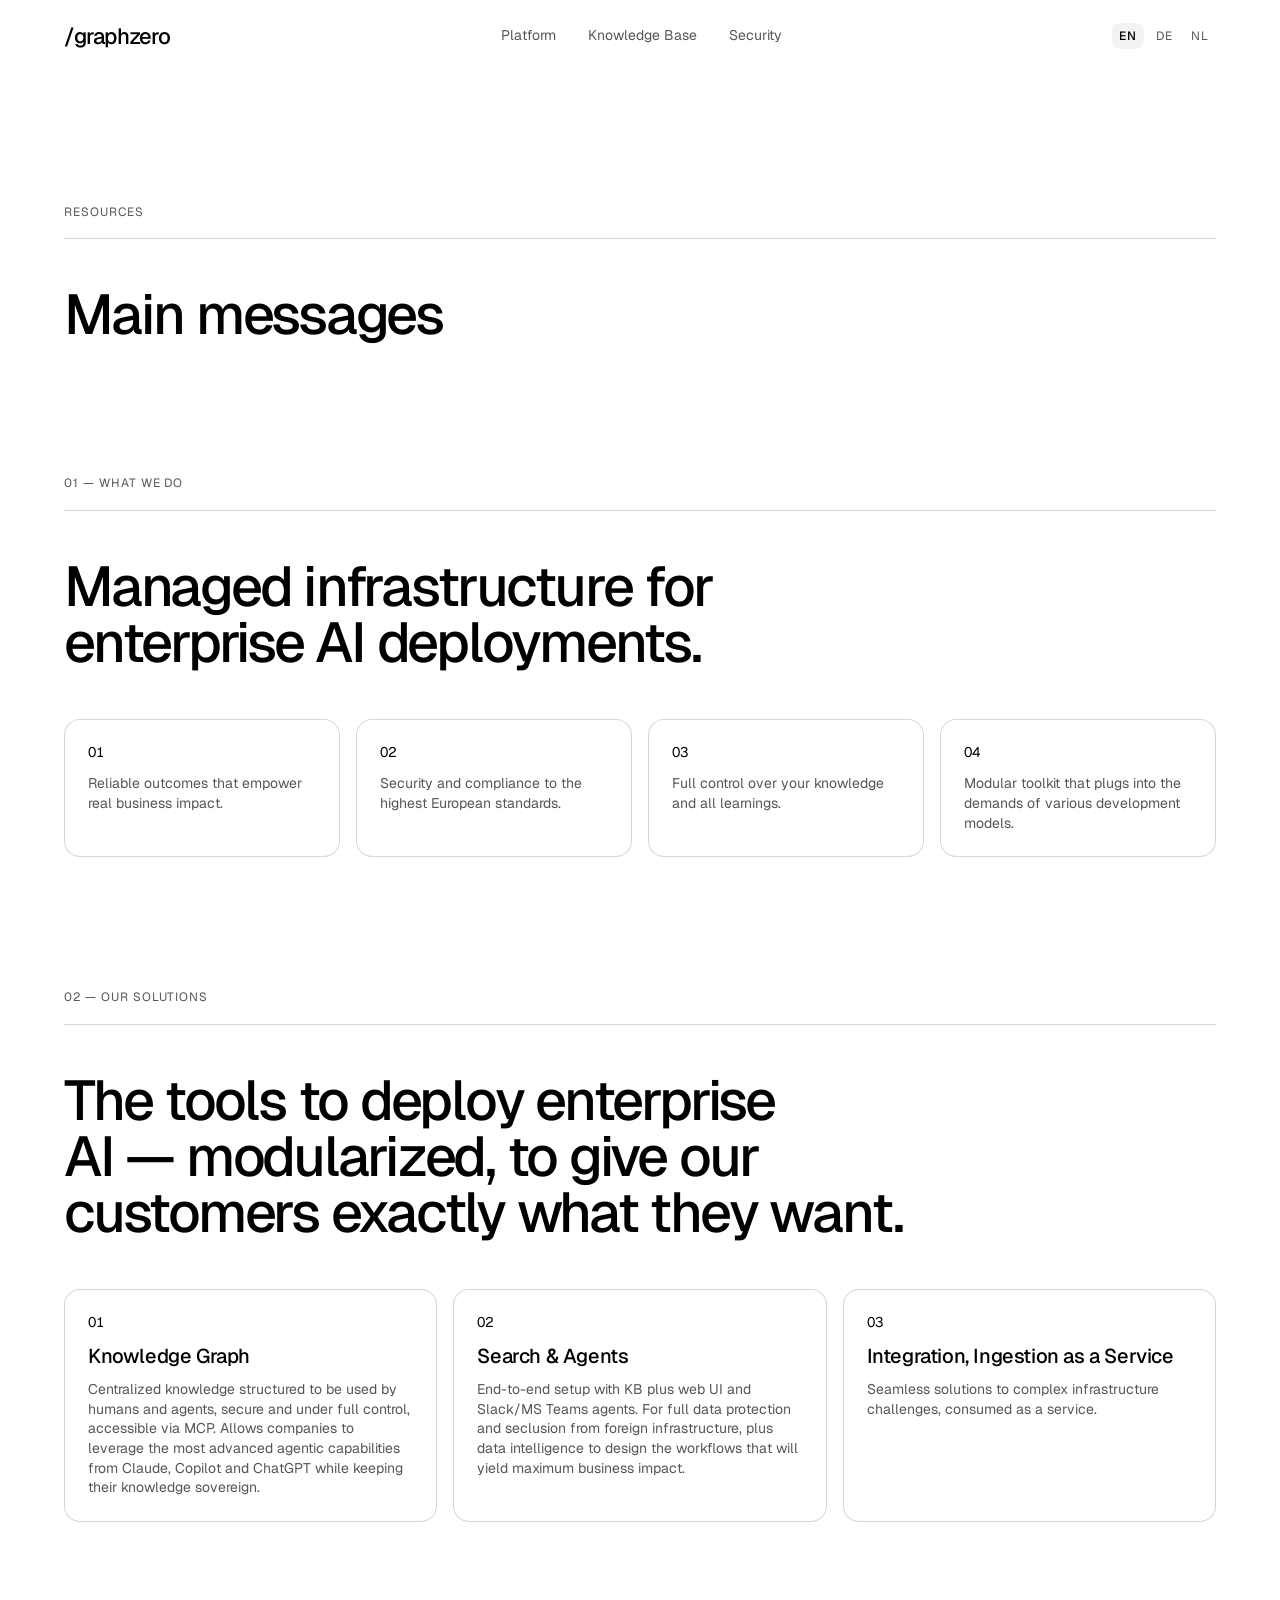
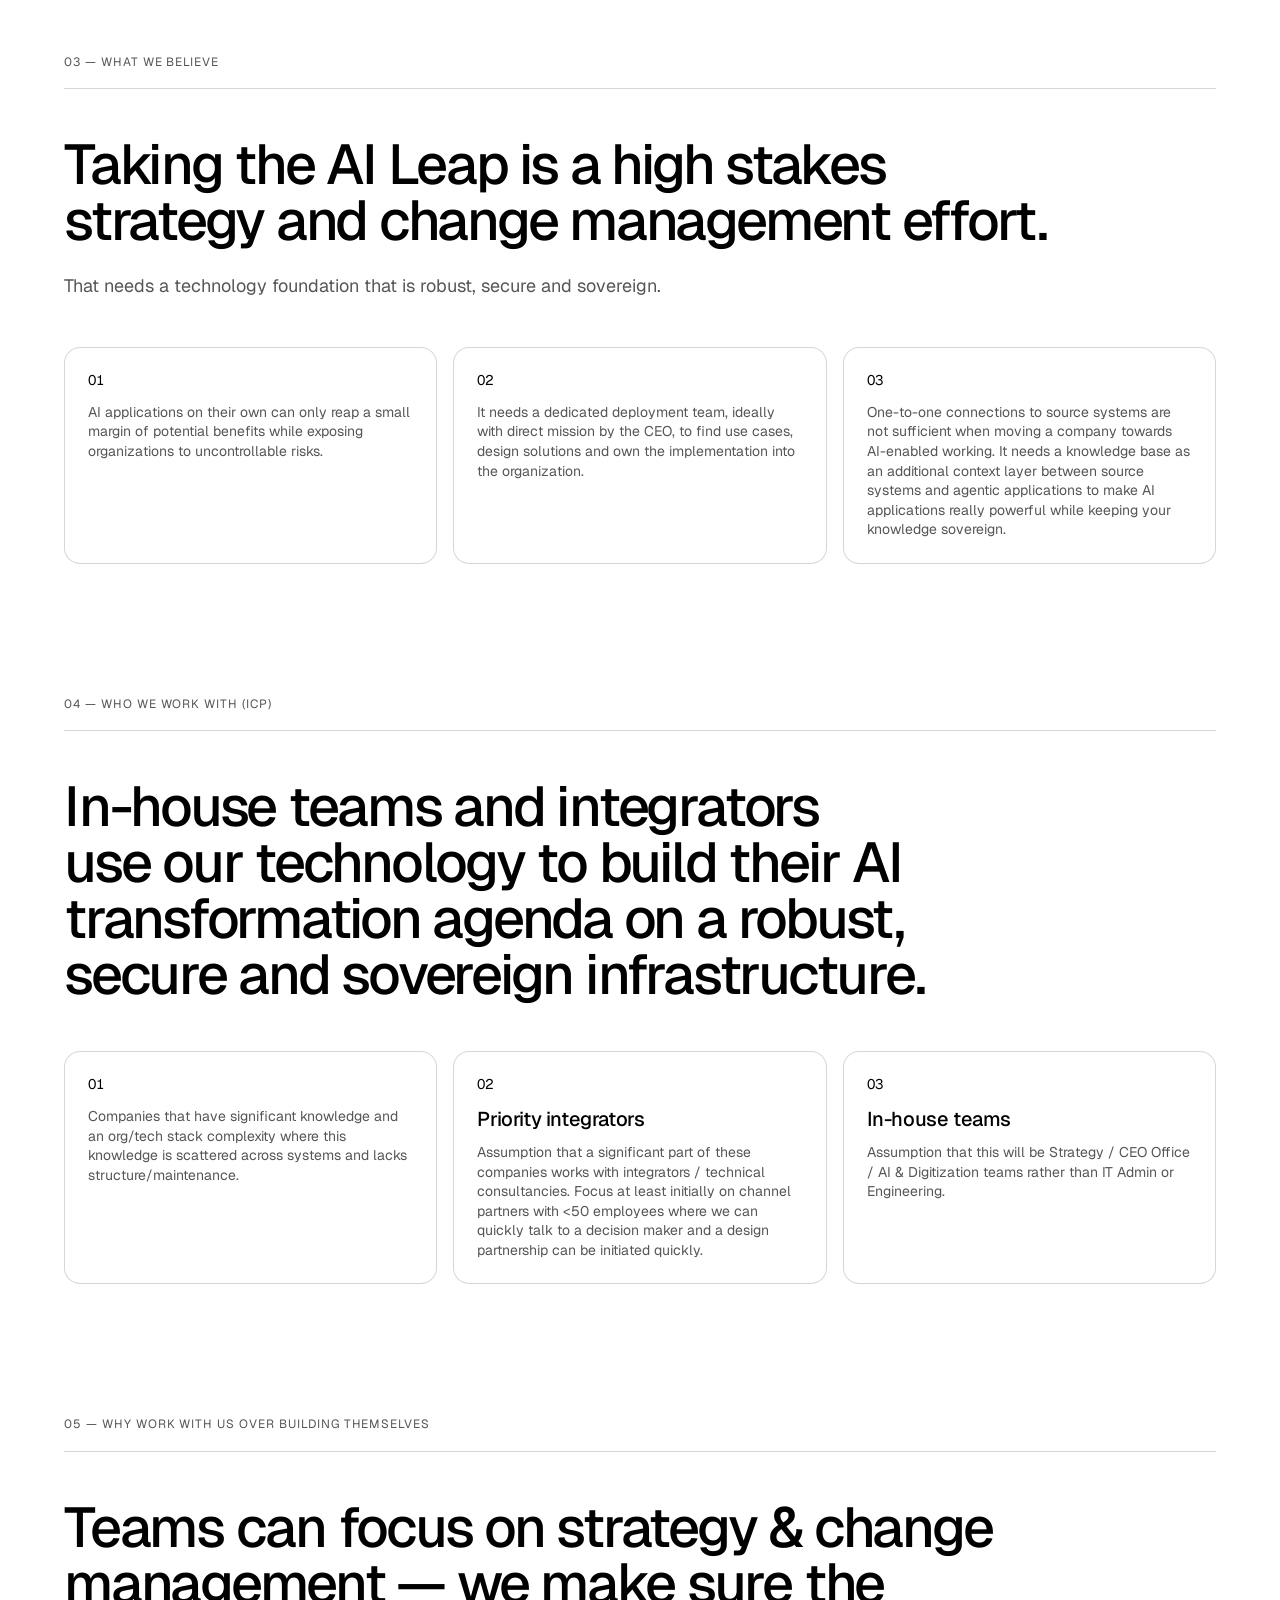
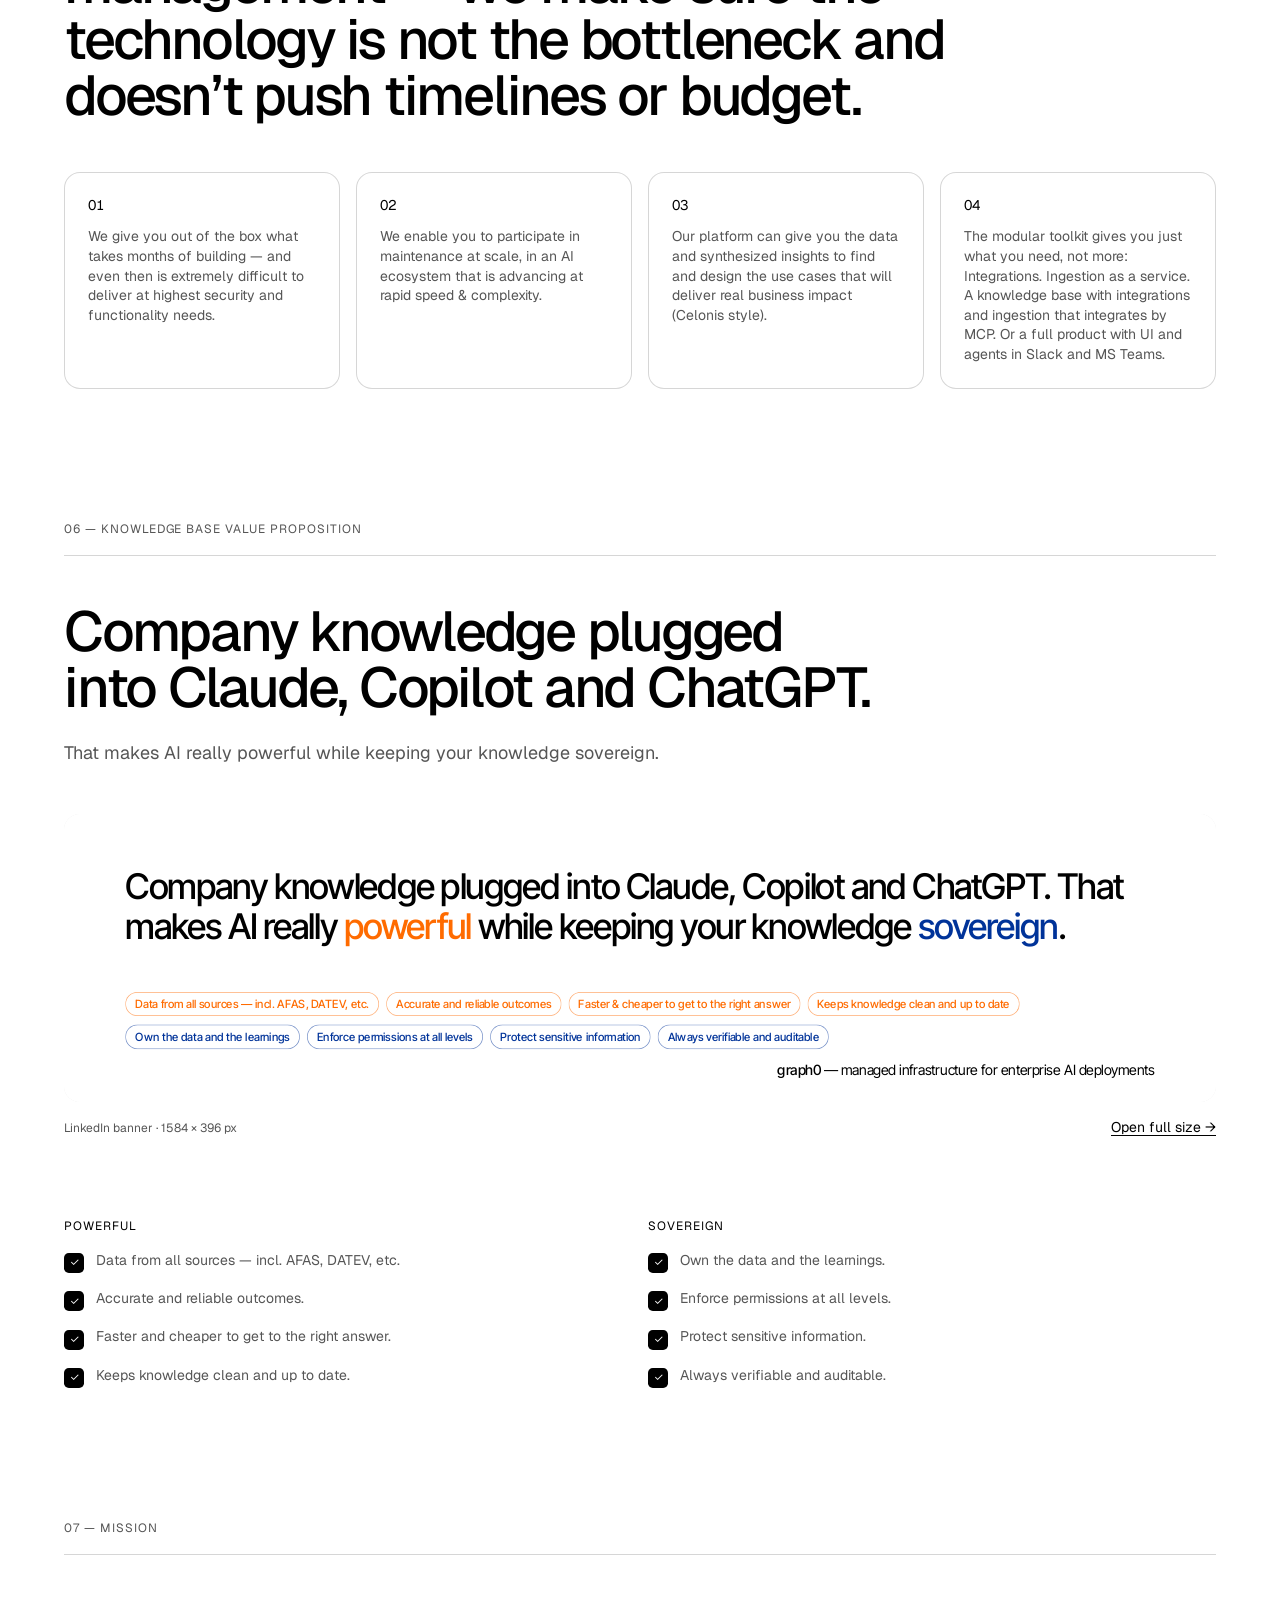
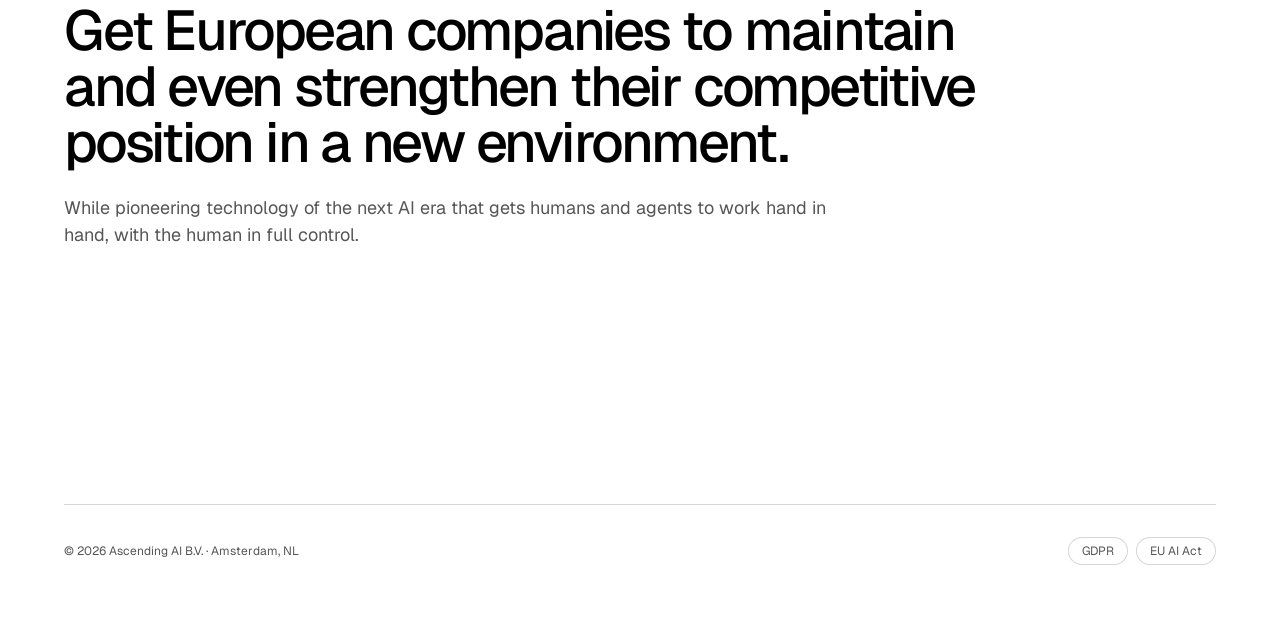
<file: resources.html>
<!DOCTYPE html>
<html lang="en">
<head>
<meta charset="utf-8">
<meta name="viewport" content="width=device-width, initial-scale=1">
<title>graph0 | Resources</title>
<meta name="description" content="Main messages: what we do, our solutions, what we believe, who we work with, and the knowledge base value proposition.">
<meta property="og:title" content="graph0 | Resources">
<meta property="og:description" content="Main messages: what we do, our solutions, what we believe, who we work with, and the knowledge base value proposition.">
<meta property="og:type" content="website">
<link rel="preconnect" href="https://fonts.googleapis.com">
<link rel="preconnect" href="https://fonts.gstatic.com" crossorigin>
<!-- ?v= on the two files that actually change. Pages serves everything with
     max-age=600, so without it a browser can pick up new markup while still
     running ten-minute-old CSS and JS. Bump it in the same commit as an edit
     to either file. The design-system entry below is upstream and unversioned
     because nothing here edits it. -->
<link rel="stylesheet" href="https://fonts.googleapis.com/css2?family=Geist:wght@400;500;700&amp;display=swap">
<link rel="stylesheet" href="assets/design-system/styles.css">
<link rel="stylesheet" href="assets/site.css?v=96">
<link rel="icon" href="assets/graph0-mark.svg" type="image/svg+xml">
</head>
<body data-surface="light">

<a class="skip" href="#main">Skip to content</a>

<div class="page">

  <!-- The wordmark is the way back to the top of the site, which is why the nav
       carries no entry for this page. -->
  <header class="site-header">
    <a class="brand" href="index.html" title="/graphzero">
      <span class="brand__slash">/</span>graphzero
    </a>

    <button class="nav-toggle" type="button" aria-expanded="false" aria-controls="site-nav" aria-label="Menu">
      <span class="nav-toggle__bar"></span>
      <span class="nav-toggle__bar"></span>
    </button>

    <nav class="site-nav" id="site-nav" aria-label="Primary">
      <a href="index.html">Platform</a>
      <a href="knowledge-base.html">Knowledge Base</a>
      <a href="index.html#security">Security</a>

      <!-- Only ever seen in the sheet. The desktop bar has no room for it, and
           there the same call is one scroll away in the hero. -->
      <div class="nav-cta">
        <a class="btn btn--hero" href="mailto:david@ascending.ai?subject=Ascending%20AI">Book a founder call</a>
      </div>
    </nav>

    <div class="lang" role="group" aria-label="Language">
      <button class="lang__opt" type="button" data-lang="en" aria-current="true">EN</button>
      <button class="lang__opt" type="button" data-lang="de">DE</button>
      <button class="lang__opt" type="button" data-lang="nl">NL</button>
    </div>
  </header>

  <main id="main">

    <section class="wrap sec">
      <span class="eyebrow">Resources</span>
      <hr class="rule">
      <h1 class="h2 sec-head">Main messages</h1>
    </section>

    <!-- 01 — WHAT WE DO -->
    <section class="wrap sec" id="what-we-do">
      <span class="eyebrow">01 — What we do</span>
      <hr class="rule">
      <h2 class="h2 sec-head">Managed infrastructure for enterprise AI deployments.</h2>

      <div class="grid-4" style="margin-top:var(--space-12)">
        <article class="card card--ring card--compact">
          <span class="card-num">01</span>
          <p class="small">Reliable outcomes that empower real business impact.</p>
        </article>
        <article class="card card--ring card--compact">
          <span class="card-num">02</span>
          <p class="small">Security and compliance to the highest European standards.</p>
        </article>
        <article class="card card--ring card--compact">
          <span class="card-num">03</span>
          <p class="small">Full control over your knowledge and all learnings.</p>
        </article>
        <article class="card card--ring card--compact">
          <span class="card-num">04</span>
          <p class="small">Modular toolkit that plugs into the demands of various development models.</p>
        </article>
      </div>
    </section>

    <!-- 02 — OUR SOLUTIONS -->
    <section class="wrap sec" id="our-solutions">
      <span class="eyebrow">02 — Our solutions</span>
      <hr class="rule">
      <h2 class="h2 sec-head">The tools to deploy enterprise AI — modularized, to give our customers exactly what they want.</h2>

      <div class="grid-3" style="margin-top:var(--space-12)">
        <article class="card card--ring card--compact">
          <span class="card-num">01</span>
          <h3 class="h5-card">Knowledge Graph</h3>
          <p class="small">Centralized knowledge structured to be used by humans and agents, secure and under full control, accessible via MCP. Allows companies to leverage the most advanced agentic capabilities from Claude, Copilot and ChatGPT while keeping their knowledge sovereign.</p>
        </article>
        <article class="card card--ring card--compact">
          <span class="card-num">02</span>
          <h3 class="h5-card">Search &amp; Agents</h3>
          <p class="small">End-to-end setup with KB plus web UI and Slack/MS Teams agents. For full data protection and seclusion from foreign infrastructure, plus data intelligence to design the workflows that will yield maximum business impact.</p>
        </article>
        <article class="card card--ring card--compact">
          <span class="card-num">03</span>
          <h3 class="h5-card">Integration, Ingestion as a Service</h3>
          <p class="small">Seamless solutions to complex infrastructure challenges, consumed as a service.</p>
        </article>
      </div>
    </section>

    <!-- 03 — WHAT WE BELIEVE -->
    <section class="wrap sec" id="what-we-believe">
      <span class="eyebrow">03 — What we believe</span>
      <hr class="rule">
      <h2 class="h2 sec-head">Taking the AI Leap is a high stakes strategy and change management effort.</h2>
      <p class="lead sec-head__lead">That needs a technology foundation that is robust, secure and sovereign.</p>

      <div class="grid-3" style="margin-top:var(--space-12)">
        <article class="card card--ring card--compact">
          <span class="card-num">01</span>
          <p class="small">AI applications on their own can only reap a small margin of potential benefits while exposing organizations to uncontrollable risks.</p>
        </article>
        <article class="card card--ring card--compact">
          <span class="card-num">02</span>
          <p class="small">It needs a dedicated deployment team, ideally with direct mission by the CEO, to find use cases, design solutions and own the implementation into the organization.</p>
        </article>
        <article class="card card--ring card--compact">
          <span class="card-num">03</span>
          <p class="small">One-to-one connections to source systems are not sufficient when moving a company towards AI-enabled working. It needs a knowledge base as an additional context layer between source systems and agentic applications to make AI applications really powerful while keeping your knowledge sovereign.</p>
        </article>
      </div>
    </section>

    <!-- 04 — WHO WE WORK WITH (ICP) -->
    <section class="wrap sec" id="who-we-work-with">
      <span class="eyebrow">04 — Who we work with (ICP)</span>
      <hr class="rule">
      <h2 class="h2 sec-head">In-house teams and integrators use our technology to build their AI transformation agenda on a robust, secure and sovereign infrastructure.</h2>

      <div class="grid-3" style="margin-top:var(--space-12)">
        <article class="card card--ring card--compact">
          <span class="card-num">01</span>
          <p class="small">Companies that have significant knowledge and an org/tech stack complexity where this knowledge is scattered across systems and lacks structure/maintenance.</p>
        </article>
        <article class="card card--ring card--compact">
          <span class="card-num">02</span>
          <h3 class="h5-card">Priority integrators</h3>
          <p class="small">Assumption that a significant part of these companies works with integrators / technical consultancies. Focus at least initially on channel partners with &lt;50 employees where we can quickly talk to a decision maker and a design partnership can be initiated quickly.</p>
        </article>
        <article class="card card--ring card--compact">
          <span class="card-num">03</span>
          <h3 class="h5-card">In-house teams</h3>
          <p class="small">Assumption that this will be Strategy / CEO Office / AI &amp; Digitization teams rather than IT Admin or Engineering.</p>
        </article>
      </div>
    </section>

    <!-- 05 — WHY WORK WITH US OVER BUILDING THEMSELVES -->
    <section class="wrap sec" id="why-work-with-us">
      <span class="eyebrow">05 — Why work with us over building themselves</span>
      <hr class="rule">
      <h2 class="h2 sec-head">Teams can focus on strategy &amp; change management — we make sure the technology is not the bottleneck and doesn’t push timelines or budget.</h2>

      <div class="grid-4" style="margin-top:var(--space-12)">
        <article class="card card--ring card--compact">
          <span class="card-num">01</span>
          <p class="small">We give you out of the box what takes months of building — and even then is extremely difficult to deliver at highest security and functionality needs.</p>
        </article>
        <article class="card card--ring card--compact">
          <span class="card-num">02</span>
          <p class="small">We enable you to participate in maintenance at scale, in an AI ecosystem that is advancing at rapid speed &amp; complexity.</p>
        </article>
        <article class="card card--ring card--compact">
          <span class="card-num">03</span>
          <p class="small">Our platform can give you the data and synthesized insights to find and design the use cases that will deliver real business impact (Celonis style).</p>
        </article>
        <article class="card card--ring card--compact">
          <span class="card-num">04</span>
          <p class="small">The modular toolkit gives you just what you need, not more: Integrations. Ingestion as a service. A knowledge base with integrations and ingestion that integrates by MCP. Or a full product with UI and agents in Slack and MS Teams.</p>
        </article>
      </div>
    </section>

    <!-- 06 — KNOWLEDGE BASE VALUE PROPOSITION -->
    <section class="wrap sec" id="knowledge-base-value">
      <span class="eyebrow">06 — Knowledge Base value proposition</span>
      <hr class="rule">
      <h2 class="h2 sec-head">Company knowledge plugged into Claude, Copilot and ChatGPT.</h2>
      <p class="lead sec-head__lead">That makes AI really powerful while keeping your knowledge sovereign.</p>

      <!-- The banner is a fixed 1584x396 canvas with its own stylesheet and fit
           script. An iframe keeps it pixel-exact and stops its styles and the
           page's from reaching each other. -->
      <div class="asset" style="margin-top:var(--space-12)">
        <div class="asset__frame">
          <iframe src="assets/banners/linkedin-banner.html" title="Knowledge base value proposition, shown as the LinkedIn banner" loading="lazy" scrolling="no"></iframe>
        </div>
        <div class="asset__head">
          <p class="tiny">LinkedIn banner · 1584 × 396 px</p>
          <a class="link-underline" href="assets/banners/linkedin-banner.html" target="_blank" rel="noopener">Open full size →</a>
        </div>
      </div>

      <div class="grid-2" style="padding-top:var(--section-md)">
        <div class="stack-16">
          <span class="eyebrow eyebrow--accent">Powerful</span>
          <ul class="checklist">
            <li><span class="check" aria-hidden="true">✓</span><span>Data from all sources — incl. AFAS, DATEV, etc.</span></li>
            <li><span class="check" aria-hidden="true">✓</span><span>Accurate and reliable outcomes.</span></li>
            <li><span class="check" aria-hidden="true">✓</span><span>Faster and cheaper to get to the right answer.</span></li>
            <li><span class="check" aria-hidden="true">✓</span><span>Keeps knowledge clean and up to date.</span></li>
          </ul>
        </div>
        <div class="stack-16">
          <span class="eyebrow eyebrow--accent">Sovereign</span>
          <ul class="checklist">
            <li><span class="check" aria-hidden="true">✓</span><span>Own the data and the learnings.</span></li>
            <li><span class="check" aria-hidden="true">✓</span><span>Enforce permissions at all levels.</span></li>
            <li><span class="check" aria-hidden="true">✓</span><span>Protect sensitive information.</span></li>
            <li><span class="check" aria-hidden="true">✓</span><span>Always verifiable and auditable.</span></li>
          </ul>
        </div>
      </div>
    </section>

    <!-- 07 — MISSION -->
    <section class="wrap sec sec--pb" id="mission">
      <span class="eyebrow">07 — Mission</span>
      <hr class="rule">
      <h2 class="h2 sec-head">Get European companies to maintain and even strengthen their competitive position in a new environment.</h2>
      <p class="lead sec-head__lead">While pioneering technology of the next AI era that gets humans and agents to work hand in hand, with the human in full control.</p>
    </section>

  </main>

  <footer class="wrap site-footer">
    <span>© 2026 Ascending AI B.V. · Amsterdam, NL</span>
    <div class="chip-row">
      <span class="chip-outline">GDPR</span>
      <span class="chip-outline">EU AI Act</span>
    </div>
  </footer>

</div>

<script src="assets/site.js?v=96" defer></script>
</body>
</html>
</file>
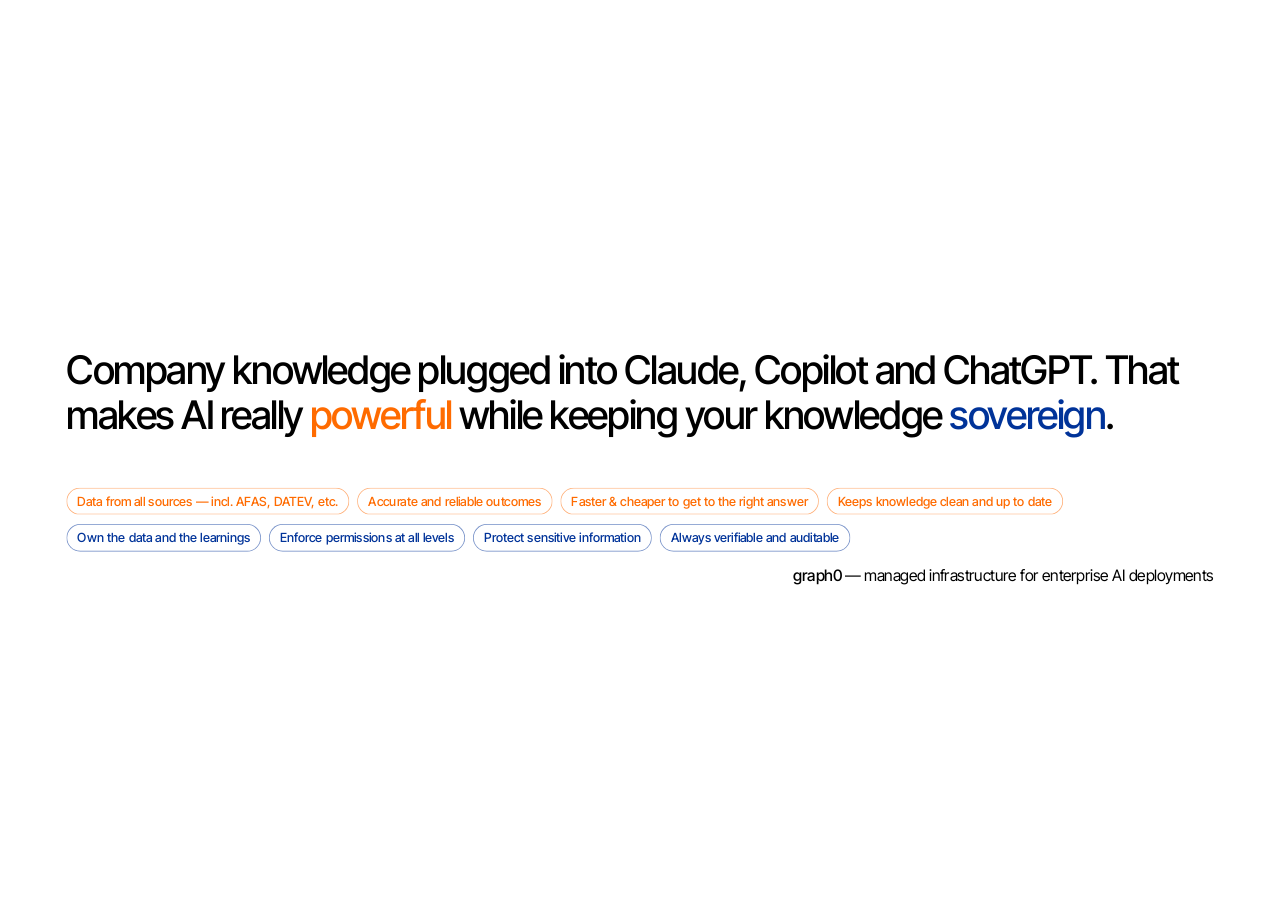
<file: assets/banners/linkedin-banner.html>
<!DOCTYPE html>
<html lang="en">
<head>
<meta charset="utf-8">
<title>graph0 — LinkedIn banner</title>
<link rel="stylesheet" href="../design-system/styles.css">
<style>
/* The design system's semantic layer in this repo is still the green identity;
   the site neutralises it to monochrome in site.css rather than at the token
   layer. The banner does not load site.css, so it re-declares the same handful
   of tokens it reads. Keep in step with the block at the top of site.css. */
:root{--page:#ffffff;--ink:#000000}

html,body{margin:0;background:#fff}
.stage{display:grid;place-items:center;min-height:100vh;overflow:hidden}
.holder{position:relative}
.banner{transform-origin:top left;position:absolute;top:0;left:0}
.banner{width:1584px;height:396px;background:var(--page);color:var(--ink);padding:68px 64px 32px;box-sizing:border-box;display:grid;grid-template-rows:1fr auto;gap:16px;font-family:var(--font-sans)}
.brand-row{display:flex;align-items:center;justify-content:flex-end;gap:.6rem;flex:none}
.brand-row span{white-space:nowrap}
.brand-row img{height:20px}
.brand-row span{font-size:1.25rem;font-weight:400;letter-spacing:-.02em}
.head{font-size:50px;line-height:1.14;letter-spacing:-.035em;font-weight:500;text-wrap:balance;max-width:none;margin:0}
.u-powerful{color:#ff6b00;white-space:nowrap}
.u-sovereign{color:#003399;white-space:nowrap}
.body-row{display:flex;flex-direction:column;justify-content:flex-start;gap:64px;height:100%}
.tag-group{display:flex;flex-wrap:wrap;gap:10px;margin:0}
.tags{display:flex;flex-direction:column;gap:12px}
.tags li{flex:0 0 auto;white-space:nowrap;font-size:16px;font-weight:500;line-height:var(--lh-body);padding:.375rem .875rem;border-radius:var(--radius-pill)}
.tag-powerful{color:#ff6b00;box-shadow:inset 0 0 0 1px rgba(255,107,0,.55)}
.tag-sovereign{color:#003399;box-shadow:inset 0 0 0 1px rgba(0,51,153,.55)}
</style>
</head>
<body>
<div class="stage">
<div class="holder">
<div class="banner">
<div class="body-row">
<h1 class="head">Company knowledge plugged into Claude, Copilot and ChatGPT. That makes AI really <span class="u-powerful">powerful</span> while keeping your knowledge <span class="u-sovereign">sovereign</span>.</h1>
<div class="tags">
<ul class="tag-group">
<li class="tag-powerful">Data from all sources — incl. AFAS, DATEV, etc.</li>
<li class="tag-powerful">Accurate and reliable outcomes</li>
<li class="tag-powerful">Faster &amp; cheaper to get to the right answer</li>
<li class="tag-powerful">Keeps knowledge clean and up to date</li>
</ul>
<ul class="tag-group">
<li class="tag-sovereign">Own the data and the learnings</li>
<li class="tag-sovereign">Enforce permissions at all levels</li>
<li class="tag-sovereign">Protect sensitive information</li>
<li class="tag-sovereign">Always verifiable and auditable</li>
</ul>
</div>
</div>
<div class="brand-row"><span><strong style="font-weight:500">graph0</strong> — managed infrastructure for enterprise AI deployments</span></div>
</div>
</div>
</div>
<script>
// Fit the fixed 1584×396 canvas into the preview window. Export size is unchanged.
const fit=()=>{const b=document.querySelector('.banner'),h=document.querySelector('.holder');const s=Math.min(1,(window.innerWidth-32)/1584);b.style.transform='scale('+s+')';h.style.width=(1584*s)+'px';h.style.height=(396*s)+'px';};
fit();addEventListener('resize',fit);
</script>
</body>
</html>
</file>
<file: assets/design-system/styles.css>
/* Ascending / Corinto — global entry point. Import order is load-bearing:
   fonts -> ramps -> type -> space -> shape -> semantic/themes -> element styles. */
@import "tokens/fonts.css";
@import "tokens/colors.css";
@import "tokens/typography.css";
@import "tokens/spacing.css";
@import "tokens/shape.css";
@import "tokens/motion.css";
@import "tokens/semantic.css";
@import "tokens/themes.css";
@import "styles/base.css";
@import "styles/typography.css";
@import "styles/layout.css";
@import "styles/components.css";
</file>
<file: assets/site.css>
/* ==========================================================================
   OPTION 5 — monochrome.

   Pure text and black boxes. The green identity is neutralised once, at the
   semantic layer, so every component follows without being touched: --accent
   becomes black, the warm-green muted ink becomes neutral grey, the cool-white
   page becomes white, and the raised block becomes true black.

   Rule 8 of the system still holds — components read the semantic layer, and
   this only changes what that layer resolves to.
   ========================================================================== */
/* The face. The system ships Inter Tight as a stand-in for a licensed face it
   cannot include, and says to swap it by editing tokens/typography.css. That is
   the vendored tree, which loads unversioned and would sit in a browser cache
   for ten minutes with no way to bust it, so the swap is made here instead —
   same token, one layer up, and it rides the ?v= on this file. Inter Tight
   stays behind it as the fallback, since it is already being fetched. */
:root {
  --font-sans: "Geist", "Inter Tight", -apple-system, BlinkMacSystemFont,
    "Segoe UI", Helvetica, Arial, sans-serif;
}

:root,
[data-surface="light"] {
  --page: #ffffff;
  --surface: #ffffff;
  --surface-2: #ffffff;
  --ink: #000000;
  --ink-muted: #565656;
  --ink-invert: #ffffff;
  --ink-muted-invert: rgba(255, 255, 255, 0.72);
  --accent: #000000;
  --accent-ink: #ffffff;
  --accent-quiet: #f2f2f2;
  --chip: rgba(0, 0, 0, 0.05);
  --hairline: rgba(0, 0, 0, 0.16);
  --focus: #000000;
}

/* ==========================================================================
   Ascending AI — page layer for the Ascending / Corinto design system.

   IDENTITY: green on white. The page runs with data-surface="light", the
   system's own inversion — --page becomes the cool white #edf5ee and --surface
   becomes pure white. This is deliberately the opposite arrangement to a dark
   page with floating light panels: here the page is light, the graph point
   cloud carries the green, and exactly one block on each page goes dark.

   The system's readme names the graph as "the one exception to flatness — the
   knowledge-graph point cloud, which sits on white behind the hero type", so it
   is the hero, not a slot further down.

   The eight rules hold: one heading weight (500), no box-shadow except an inset
   hairline ring, tracking tightens as size grows, line-height loosens as size
   shrinks, splits are 1:1.15, measure is capped, semantic layer only.
   ========================================================================== */
:root {
  /* One page-layer semantic: the single dark block. The system names no token
     for it, so it is declared once here rather than read as a raw ramp value. */
  --surface-dark: #000000;
  --hairline-invert: rgba(255, 255, 255, 0.16);
  --fill-invert: rgba(255, 255, 255, 0.06);
}

/* --------------------------------------------------------------------------
   Contexts. The page is light, so the base semantic tokens work everywhere
   except inside the one dark block, which re-declares them.
   -------------------------------------------------------------------------- */
.page {
  background: var(--page);
  color: var(--ink);
  /* `clip`, not `hidden`. Hidden resolves overflow-y to auto, which makes this a
     scroll container and quietly kills position:sticky on the header inside it —
     the header was declared sticky but scrolled away. Clip holds back the hero
     graph without creating a scroll box. */
  overflow-x: hidden;
  overflow-x: clip;
  --heading: var(--ink);
  --body: var(--ink-muted);
  --meta: var(--ink-muted);
  --line: var(--hairline);
  --fill: var(--chip);
  --accent-text: var(--accent);

  /* The page's raised ground, defined once and read by the hero panel and by
     every element that lifts under the pointer, so the fold and the things you
     touch are the same material. Each surface resolves the wash against its own
     box, so the weighting to the upper right repeats at every size. */
  --ground-base: #fafafa;
  --ground-wash:
    radial-gradient(90% 120% at 95% 0%, rgba(0, 0, 0, 0.10), rgba(0, 0, 0, 0) 62%),
    radial-gradient(80% 110% at 0% 100%, rgba(0, 0, 0, 0.045), rgba(0, 0, 0, 0) 60%);
  /* Every wash so far is gradients, which size themselves to the box. The dot
     ground has a layer that has to tile instead, so the size travels with the
     wash and each surface sets both. */
  --ground-size: auto;

  /* The same wash as the default grey ground, but pinned rather than switched:
     the row highlights on the Knowledge Base page are grey whatever the fold
     is set to. Deliberately a shade below --ground-base — #fafafa is a 2%
     shift on white and disappears on a row this short. */
  --wash-grey-base: #f4f4f4;
  --wash-grey:
    radial-gradient(90% 120% at 95% 0%, rgba(0, 0, 0, 0.10), rgba(0, 0, 0, 0) 62%),
    radial-gradient(80% 110% at 0% 100%, rgba(0, 0, 0, 0.045), rgba(0, 0, 0, 0) 60%);

  /* The hero followed the ground until a ground wanted a black fold over grey
     hover surfaces. It has its own set now, defaulting to the ground's, so the
     four grounds that keep them identical say nothing and only the two that
     split them declare both. */
  --hero-base: var(--ground-base);
  --hero-wash: var(--ground-wash);
  --hero-size: var(--ground-size);
}
/* The reference's hue on the same two layers — see the swatch note in index.html. */
.page[data-ground="purple"] {
  --ground-base: #faf7ff;
  --ground-wash:
    radial-gradient(90% 120% at 95% 0%, rgba(139, 92, 246, 0.34), rgba(139, 92, 246, 0) 62%),
    radial-gradient(80% 110% at 0% 100%, rgba(196, 181, 253, 0.28), rgba(196, 181, 253, 0) 60%);
}
/* The mark's orange, #ee5b2b. At full strength it is a signal colour and would
   read as a warning behind the heading, so the ground takes it the way the
   purple takes its accent: the hue only in the wash, at low alpha, and the
   second layer a tint of it rather than the colour again. */
.page[data-ground="orange"] {
  --ground-base: #fff8f4;
  --ground-wash:
    radial-gradient(90% 120% at 95% 0%, rgba(238, 91, 43, 0.30), rgba(238, 91, 43, 0) 62%),
    radial-gradient(80% 110% at 0% 100%, rgba(249, 168, 130, 0.30), rgba(249, 168, 130, 0) 60%);
}

/* The grey ground again, with a dot field over it. The reference draws its
   version on a canvas, so there is nothing to copy directly — this is the same
   idea in the one place our tokens can carry it: a tiled dot, and the fade done
   by painting the ground back over it.

   Background layers paint first-listed on top, so layer one is the base colour
   again, opaque at the lower left and clearing by the middle. It does not dim
   the dots, it covers them, which is what lets the field arrive out of nothing
   the way the reference's does. The shading sits underneath both, at the upper
   right where the cover has already gone transparent, so the two never fight. */
.page[data-ground="dots"] {
  --ground-base: #fafafa;
  /* The pattern itself is the canvas in the fold, not a background layer — see
     .hero__dither. What is left here is the plain grey ground, so the surfaces
     that lift under the pointer still match the fold's colour without trying to
     carry its texture at card size. */
  --ground-wash:
    radial-gradient(90% 120% at 95% 0%, rgba(0, 0, 0, 0.10), rgba(0, 0, 0, 0) 62%),
    radial-gradient(80% 110% at 0% 100%, rgba(0, 0, 0, 0.045), rgba(0, 0, 0, 0) 60%);
  --ground-size: auto;
}

/* A photograph in the hero, and everywhere else a flat grey. The wash is the
   thing that ties the fold to the surfaces that lift under the pointer, and a
   photograph cannot be a wash — it only belongs in the one place large enough
   to read as an image. So this ground drops the wash entirely rather than
   pairing the picture with a gradient that echoes nothing. The grey steps up
   from the #fafafa the other grounds use, because with no gradient over it that
   value was too close to the page to register as a change at all. */
.page[data-ground="nature"] {
  --ground-base: #f2f2f2;
  --ground-wash: none;
  --ground-size: auto;
}

/* A black fold over the same flat grey. Worth saying plainly: the system allows
   one dark block per page and the page already spends it on Security and the
   outro, so these two grounds put a second one at the top. That is the thing to
   judge when picking between them, not the black itself. */
.page[data-ground="black"] {
  --ground-base: #f2f2f2;
  --ground-wash: none;
  --ground-size: auto;
  --hero-base: #000000;
  --hero-wash: none;
  --hero-size: auto;
}
/* The dot ground inverted — same three layers and the same fade, with the cover
   in the panel's own black and the dots in white at a lower alpha, since light
   on dark reads stronger than dark on light at the same value. */
.page[data-ground="black-dots"] {
  --ground-base: #f2f2f2;
  --ground-wash: none;
  --ground-size: auto;
  --hero-base: #0a0a0a;
  --hero-wash: none;
  --hero-size: auto;
}

/* The blue is the accent the two grey grounds already carry in the wordmark's
   slash and three headings, taken up to the whole fold. Pure #0000FF behind
   dark type would be unreadable, so it lands the way the purple and orange
   ones do — a near-white base with the hue only in the wash — and the accent
   itself stays at full strength on the marks that carry it. */
.page[data-ground="blue"] {
  --ground-base: #f5f6ff;
  --ground-wash:
    radial-gradient(90% 120% at 95% 0%, rgba(0, 0, 255, 0.20), rgba(0, 0, 255, 0) 62%),
    radial-gradient(80% 110% at 0% 100%, rgba(0, 0, 255, 0.09), rgba(0, 0, 255, 0) 60%);
  --ground-size: auto;
}

/* Cosmic — a photographic plate in the fold, and its light everywhere else.

   The plate is a deep teal; measured, its mean is rgb(21, 59, 64) and its
   brightest pixel #4d9a9e. So this ground is not invented, it is sampled: the
   hero falls back to the plate's own dark while the picture loads, and the
   surfaces that lift under the pointer take the same teal at wash strength.
   That is what keeps the rest of the page tied to a fold it cannot show. */
.page[data-ground="cosmic"] {
  --ground-base: #f1f6f6;
  --ground-wash:
    radial-gradient(90% 120% at 95% 0%, rgba(16, 80, 80, 0.26), rgba(16, 80, 80, 0) 62%),
    radial-gradient(80% 110% at 0% 100%, rgba(77, 154, 158, 0.24), rgba(77, 154, 158, 0) 60%);
  --ground-size: auto;
  --hero-base: #0a1a1c;
  --hero-wash: none;
  --hero-size: auto;
}

/* The fold is the one place the contextual tokens are re-declared per ground.
   Same set the .dark block re-declares, so the hero inverts by the same route
   the rest of the page does rather than by recolouring its parts. */
.page[data-ground="black"] .hero__inner,
.page[data-ground="black-dots"] .hero__inner,
.page[data-ground="cosmic"] .hero__inner {
  color: var(--ink-invert);
  --heading: var(--ink-invert);
  --body: var(--ink-muted-invert);
  --meta: rgba(255, 255, 255, 0.55);
  --line: rgba(255, 255, 255, 0.22);
}
/* The call to action is a black box with white type, which on this ground would
   be a hole. It swaps rather than inverting its ink alone. */
.page[data-ground="black"] .hero .btn--hero,
.page[data-ground="black-dots"] .hero .btn--hero,
/* Cosmic only, and only inside the fold: on a plate this dark the teal that
   works on the light sections below is too close to the picture to hold, so
   the mark and the highlighted words take the reversed ink instead. Scoped to
   .hero__inner, so the tags and the card ring further down keep the teal. */
.page[data-ground="cosmic"] .hero__inner { --hl: #ffffff; }

.page[data-ground="cosmic"] .hero .btn--hero {
  background: var(--ink-invert);
  color: var(--ink);
}

.dark {
  background: var(--surface-dark);
  color: var(--ink-invert);
  --heading: var(--ink-invert);
  --body: var(--ink-muted-invert);
  --meta: rgba(255, 255, 255, 0.55);
  --line: var(--hairline-invert);
  --fill: var(--fill-invert);
  /* On black, accent text is simply white — --accent is black here, so it
     cannot carry itself. */
  --accent-text: var(--ink-invert);
}

/* --------------------------------------------------------------------------
   Blue accent — landing page, grey grounds only

   A variant treatment rather than a second brand colour: it exists on the two
   grey options and nowhere else, so switching the ground switches it off. The
   marks that carry it (the slash, and .hl in three headings) fall back to
   inherit, which is why they stay black on every other ground and on the other
   pages, with no per-page rule needed.
   -------------------------------------------------------------------------- */
.page[data-page="home"]:not([data-ground]),
.page[data-page="home"]:is([data-ground="dots"], [data-ground="blue"], [data-ground="cosmic"]),
.page[data-page="knowledge-base"]:not([data-ground]),
.page[data-page="knowledge-base"]:is([data-ground="dots"], [data-ground="blue"], [data-ground="cosmic"]) { --hl: #0000ff; }
/* Cosmic draws its accent out of its own plate rather than taking the blue:
   #4d9a9e is the brightest pixel in the photograph, so the marks that carry
   the accent are lit by the same light the fold is. Declared after the rule
   above, which the :is() list above deliberately lets it match first. */
.page[data-page="home"][data-ground="cosmic"],
.page[data-page="knowledge-base"][data-ground="cosmic"] { --hl: #4d9a9e; }
.hl, .brand__slash { color: var(--hl, inherit); }

/* --------------------------------------------------------------------------
   Shell
   -------------------------------------------------------------------------- */
.wrap { width: min(var(--container), 100% - var(--gutter) * 2); margin-inline: auto; }

.sec { padding-top: var(--section-lg); }
.sec--md { padding-top: var(--section-md); }
.sec--pb { padding-bottom: var(--section-lg); }
.sec--pb-md { padding-bottom: var(--section-md); }

.skip {
  position: absolute; left: -9999px; top: 0; z-index: 100;
  background: var(--ink); color: var(--ink-invert);
  padding: var(--space-3) var(--space-6);
  border-radius: 0 0 var(--radius-sm) 0;
  font-size: var(--fs-small);
}
.skip:focus { left: 0; text-decoration: none; }

.vh {
  position: absolute; width: 1px; height: 1px; margin: -1px; padding: 0;
  overflow: hidden; clip-path: inset(50%); white-space: nowrap; border: 0;
}

/* --------------------------------------------------------------------------
   Header — hairline on white, the only sticky element. The nav below it is all
   in-page anchors, so the jump is animated rather than instant. base.css already
   forces scroll-behavior back to auto under prefers-reduced-motion.
   -------------------------------------------------------------------------- */
html { scroll-behavior: smooth; }

/* One value, because three things depend on it: the bar itself, the top of the
   menu sheet that hangs below it, and the offset an anchored section needs to
   clear it. The mobile menu query shortens it. */
.page { --header-h: 72px; }

.site-header {
  position: sticky;
  top: 0;
  z-index: 20;
  height: var(--header-h);
  background: var(--page);
  display: flex;
  align-items: center;
  gap: var(--space-8);
  /* The same side margin .wrap resolves to, so the wordmark and the language
     set sit on the page's own columns. A plain 5vw tracked the gutter but not
     the 72rem cap, so once the container stopped growing the header kept
     widening and the two drifted apart — 136px of it by 1600px wide. */
  padding-inline: max(var(--gutter), calc((100% - var(--container)) / 2));
}
.brand {
  display: inline-flex;
  align-items: center;
  /* 0.6rem when this was a mark beside a wordmark. The mark is gone and the
     slash is part of the word, so the gap was setting the two apart as if they
     were still two things — and a bare text node is an anonymous flex item, so
     it took the gap too. */
  gap: 0;
  font-size: 1.375rem;
  font-weight: var(--weight-heading);
  letter-spacing: var(--tracking-h2);
  color: var(--ink);
  flex: none;
}
.brand:hover { text-decoration: none; }
/* Emphasis inside copy. The system runs one heading weight, so this is 500 and
   the heading ink rather than the browser's 700. */
.page strong { font-weight: var(--weight-heading); color: var(--heading); }

.site-nav { display: flex; align-items: center; gap: var(--space-8); margin-inline: auto; }

/* The call to action lives in the menu markup but only ever appears once the
   menu becomes a sheet. */
.nav-cta { display: none; }

/* One control style for the links and the Solutions trigger, so the row reads
   as a single set rather than a mix of anchors and a button.

   The two places a link can be, rather than `.site-nav a`: the call to action
   at the foot of the sheet is an anchor too, and it is a control, not one of
   the menu's links. Naming the positions leaves it unmatched without a :not(),
   which would have raised this rule's weight over three overrides further down
   that were written against `.site-nav a` — the row style in the sheet, the
   block layout that puts a sub-line under its label, and the ink on the one
   live entry. */
.site-nav > a,
.nav-menu__panel a,
.nav-menu__trigger {
  display: inline-flex; align-items: center; gap: 0.4rem;
  padding: 0; border: 0; background: none;
  font: inherit; font-size: var(--fs-small);
  color: var(--ink-muted); cursor: pointer;
  white-space: nowrap;
  transition: color var(--dur-fast) var(--ease);
}
/* Scoped like the rule above, and here it matters most: unscoped this would win
   over the button's own hover and set its label to ink — black on black. */
.site-nav > a:hover,
.nav-menu__panel a:hover,
.nav-menu__trigger:hover,
.nav-menu[data-open="true"] > .nav-menu__trigger { color: var(--ink); text-decoration: none; }
/* "true" is what the scroll spy sets on the section under the header; "page" is
   what a real page link carries. Match on the attribute so both are marked. */
.site-nav > a[aria-current],
.nav-menu__panel a[aria-current],
.nav-menu[data-current="true"] > .nav-menu__trigger { font-weight: var(--weight-heading); color: var(--ink); }

/* Toolbox dropdown. Depth is the ring, as everywhere else on the page. */
.nav-menu { position: relative; }
.nav-menu__panel {
  position: absolute;
  top: calc(100% + var(--space-4)); left: calc(var(--space-6) * -1);
  min-width: 12rem;
  display: grid; gap: var(--space-3);
  padding: var(--space-4) var(--space-6);
  background: var(--page);
  border-radius: var(--radius-sm);
  box-shadow: inset 0 0 0 1px var(--line);
  opacity: 0; visibility: hidden;
  transform: translateY(-0.35rem);
  transition: opacity var(--dur-fast) var(--ease),
              transform var(--dur-fast) var(--ease),
              visibility var(--dur-fast) var(--ease);
}
.nav-menu[data-open="true"] .nav-menu__panel { opacity: 1; visibility: visible; transform: none; }

/* Menu entries with nothing behind them yet. Text, not links — there is no page
   to navigate to, so they are neither clickable nor focusable rather than links
   that quietly do nothing. Muted so the one live entry reads as the live one. */
.nav-entry { display: block; }
.nav-entry__label {
  /* Centred, not baseline: the tag is a pill, and sitting it on the label's
     baseline hangs it low against the cap height beside it. */
  display: inline-flex; align-items: center; gap: var(--space-2);
  font-size: var(--fs-small);
  white-space: nowrap;
}
/* Only the phone menu has room for a line under each entry. */
.nav-entry__sub { display: none; }
.nav-entry--soon {
  color: var(--ink-muted);
  cursor: default;
}
/* The system's own chip, at the scale a menu row can carry. It reads as a
   status rather than more label, which a muted word beside the name did not —
   so the row no longer needs blanket opacity to say it is not ready. */
.nav-soon__tag {
  flex: none;
  font-size: var(--fs-tiny);
  line-height: 1.5;
  letter-spacing: var(--tracking-eyebrow);
  text-transform: uppercase;
  color: var(--meta);
  padding: 0.05rem 0.5rem;
  border-radius: var(--radius-pill);
  box-shadow: inset 0 0 0 1px var(--line);
}

/* The one live entry in the menu carries the heading weight, so the group reads
   as one thing you can open and three you cannot yet. The weight goes on the
   label rather than the anchor: on mobile the sub-line under it is a child, and
   on the anchor it inherited the weight along with everything else. */
.nav-menu__panel a { color: var(--ink); }
.nav-menu__panel a .nav-entry__label { font-weight: var(--weight-heading); }

/* Language. Three codes, so the whole set is shown rather than hidden behind a
   menu — cheaper to read and one click to switch. */
.lang { display: flex; align-items: center; gap: var(--space-1); flex: none; }
.lang__opt {
  padding: 0.3rem 0.45rem;
  border: 0; background: none; cursor: pointer;
  font: inherit; font-size: var(--fs-tiny);
  letter-spacing: var(--tracking-eyebrow);
  color: var(--ink-muted);
  border-radius: var(--radius-sm);
  transition: color var(--dur-fast) var(--ease), background var(--dur-fast) var(--ease);
}
.lang__opt:hover { color: var(--ink); }
.lang__opt[aria-current="true"] { color: var(--ink); font-weight: var(--weight-heading); background: var(--chip); }

/* Menu button — two bars that cross into an X. Desktop never sees it. */
.nav-toggle {
  display: none;
  width: 2.25rem; height: 2.25rem;
  margin-left: auto;
  padding: 0; border: 0; background: none; cursor: pointer;
  position: relative; flex: none;
}
.nav-toggle__bar {
  position: absolute; left: 0.5rem; right: 0.5rem; height: 1px;
  background: var(--ink);
  transition: transform var(--dur-fast) var(--ease), opacity var(--dur-fast) var(--ease);
}
.nav-toggle__bar:nth-child(1) { top: calc(50% - 4px); }
.nav-toggle__bar:nth-child(2) { top: calc(50% + 3px); }
.site-header[data-nav-open="true"] .nav-toggle__bar:nth-child(1) { transform: translateY(3.5px) rotate(45deg); }
.site-header[data-nav-open="true"] .nav-toggle__bar:nth-child(2) { transform: translateY(-3.5px) rotate(-45deg); }

/* The header is sticky, so an anchored section has to clear it. */
section[id] { scroll-margin-top: calc(var(--header-h) + var(--space-8)); }

/* --------------------------------------------------------------------------
   HERO — display type over the knowledge-graph point cloud, on white.
   The graph is the identity; nothing else on the page is textured.
   -------------------------------------------------------------------------- */
.hero { position: relative; }
/* The panel is painted, not laid out: the section stays full width so the .wrap
   inside it resolves its gutter against the viewport and lands on the same
   columns as the header and every section below. Insetting the section itself
   with a margin would shift that gutter by half the inset — invisible while the
   hero was centred, but this one is left-aligned, so it would show. */
.hero::before {
  content: "";
  position: absolute;
  inset: var(--space-2);
  z-index: 0;
  border-radius: var(--radius-lg);
  background-color: var(--hero-base);
  background-image: var(--hero-wash);
  background-size: var(--hero-size);
  transition: background-color var(--dur) var(--ease);
}

/* Same box as the painted panel it sits on, and above it. Only the two pattern
   grounds show it; the script paints in currentColor, so the ground picks the
   ink by setting `color` here rather than by talking to the script. */
.hero__dither {
  position: absolute;
  inset: var(--space-2);
  z-index: 1;
  display: none;
  /* A canvas is a replaced element: with `width:auto` it takes its intrinsic
     300x150 rather than stretching to the insets, so the box has to be stated. */
  width: calc(100% - var(--space-2) * 2);
  height: calc(100% - var(--space-2) * 2);
  border-radius: var(--radius-lg);
  pointer-events: none;
}
.page[data-ground="dots"] .hero__dither {
  display: block;
  color: rgba(0, 0, 0, 0.22);
}
.page[data-ground="black-dots"] .hero__dither {
  display: block;
  color: rgba(255, 255, 255, 0.26);
}

/* The photograph, on the one ground that has it. Same inset and radius as the
   painted panel, so the fold keeps its shape whichever ground is showing.
   Hidden rather than merely covered, so the other four never carry the
   download — which also means it loads on the click that reveals it, and the
   panel underneath is what shows for that moment. That is why the base colour
   stays on ::before rather than being swapped out for the scrim: the hero is
   grey while the image arrives, not white.

   Three layers over the panel, then: image, scrim, type. The scrim is its own
   pseudo-element because it has to sit above the image while the ground colour
   stays below it. */
.hero__media,
.hero__plate,
.hero__shimmer {
  display: none;
  position: absolute;
  inset: var(--space-2);
  z-index: 1;
  width: calc(100% - var(--space-2) * 2);
  height: calc(100% - var(--space-2) * 2);
  object-fit: cover;
  border-radius: var(--radius-lg);
}
.page[data-ground="nature"] .hero__media { display: block; }
.page[data-ground="cosmic"] .hero__plate { display: block; }

/* The shimmer sits over the plate, not in it. The reference blits the
   photograph into its canvas and redraws the whole thing every frame, because
   there is no <img> left underneath once it swaps in; here the picture stays a
   real element and the canvas carries only the specks, so a frame is ~48
   fillRects over a transparent clear and the plate is never touched. Above the
   plate at 2, still under .hero__inner at 3. */
.page[data-ground="cosmic"] .hero__shimmer { display: block; z-index: 2; }
.hero__shimmer { pointer-events: none; object-fit: fill; }

/* Near-black type over a bright sky. The image is lifted from the left, where
   the heading and the lead sit, and left alone on the right. A legibility
   scrim, not decoration — the system's rule against protection gradients
   assumes type on flat colour, and this is the one surface where it is not. */
.hero::after { content: none; }
.page[data-ground="nature"] .hero::after {
  content: "";
  position: absolute;
  inset: var(--space-2);
  z-index: 2;
  border-radius: var(--radius-lg);
  background: linear-gradient(100deg, rgba(255, 255, 255, 0.86) 0%, rgba(255, 255, 255, 0.62) 34%, rgba(255, 255, 255, 0.12) 62%, rgba(255, 255, 255, 0) 78%);
  pointer-events: none;
}

/* Slightly back from the display clamp: at full size the two lines crowded the
   panel once the heading stopped being centred. */
.hero .display { font-size: clamp(3rem, 6.6vw, 5.25rem); }

/* Comparison control, not product chrome. It sits on the panel it changes so
   the two can be judged without the eye leaving the fold. */
.hero-swatch {
  position: absolute;
  /* The panel starts space-2 in, so add that to sit space-4 inside its edge. */
  top: calc(var(--space-2) + var(--space-4));
  right: calc(var(--space-2) + var(--space-4));
  /* Above the copy, not just above the panel. .hero__inner went to 3 so the
     type would clear the photograph and its scrim on the Nature ground, and
     that put the whole .wrap box — which spans the fold, transparent but still
     hit-testable — over this control at 2. Only the buttons sticking out past
     the container's right edge stayed clickable. */
  z-index: 4;
  display: flex; gap: var(--space-1);
  padding: 0.25rem;
  border-radius: var(--radius-pill);
  background: rgba(255, 255, 255, 0.72);
  box-shadow: inset 0 0 0 1px var(--line);
}
.hero-swatch__opt {
  padding: 0.3rem 0.75rem;
  border: 0; background: none; cursor: pointer;
  font: inherit; font-size: var(--fs-tiny);
  letter-spacing: var(--tracking-eyebrow); text-transform: uppercase;
  color: var(--ink-muted);
  border-radius: var(--radius-pill);
  transition: color var(--dur-fast) var(--ease), background var(--dur-fast) var(--ease);
}
.hero-swatch__opt:hover { color: var(--ink); }
.hero-swatch__opt[aria-current="true"] {
  color: var(--ink);
  font-weight: var(--weight-heading);
  background: var(--chip);
}
.hero__inner {
  position: relative;
  /* Above all three of the hero's grounds: the painted panel, the photograph on
     the Nature ground, and the scrim over it. */
  z-index: 3;
  padding-block: clamp(4rem, 11vh, 7.5rem);
  display: grid;
  gap: var(--space-8);
  justify-items: start;
}
/* The landing fold alone. The Knowledge Base one is a stack that has to end
   inside the first screen and cannot afford this. */
.page[data-page="home"] .hero__inner { padding-block: clamp(5rem, 14vh, 10rem); }
/* Only where there is an accent to draw it in — the other five grounds have no
   blue, and a black version of this would be a second mark competing with the
   wordmark. Sized down a step on a phone, where 134px of it would be a third of
   the screen width. */
/* On every ground now, which also settles the fold's height: the mark is the
   only thing that differed between them, so before this the grounds without it
   stood 158px shorter than the grey ones on identical padding. */
.hero__marks { display: none; }
.page[data-page="home"] .hero__marks {
  display: flex;
  align-items: center;
  gap: var(--space-4);
  margin-bottom: var(--space-4);
}
/* The stage is sized, not the drawings: both share the box, so switching swaps
   what is drawn without the type below it moving. */
.hero__mark-stage { width: clamp(84px, 9vw, 134px); }
/* The accent where a ground declares one, and otherwise the fold's own ink —
   which is what makes it black on the light grounds and white where the type
   reverses out, off a single declaration rather than a rule per ground. */
.hero__mark { display: none; width: 100%; height: auto; fill: var(--hl, currentColor); }
.hero__mark[data-current="true"] { display: block; }
/* The third option is the absence of one. Nothing to draw, so the stage and
   its gap collapse and the arrows sit where the mark started. */
.hero__marks:has([data-mark="none"][data-current="true"]) { gap: 0; }
.hero__marks:has([data-mark="none"][data-current="true"]) .hero__mark-stage { width: 0; }

/* Scaffolding, so it is quiet: no fill until the pointer is on it, and it steps
   out of the way of the mark rather than sitting under it. */
.hero__mark-nav { display: flex; gap: var(--space-1); }
.hero__mark-arrow {
  width: 1.75rem; height: 1.75rem;
  display: grid; place-items: center;
  border: 0; cursor: pointer;
  font: inherit; font-size: var(--fs-body); line-height: 1;
  color: var(--ink-muted);
  background: rgba(255, 255, 255, 0.72);
  box-shadow: inset 0 0 0 1px var(--line);
  border-radius: var(--radius-pill);
  transition: color var(--dur-fast) var(--ease), background var(--dur-fast) var(--ease);
}
.hero__mark-arrow:hover { color: var(--ink); background: var(--chip); }

.hero__cta { display: flex; gap: var(--space-4); align-items: center; flex-wrap: wrap; }
/* The reference's call to action: a squarer corner than the system's pill, and
   the label set small, spaced and upper case so it reads as a control rather
   than a sentence. */
.btn--hero {
  padding: 0.85rem 1.5rem;
  border-radius: var(--radius-sm);
  font-size: var(--fs-tiny);
  letter-spacing: var(--tracking-eyebrow);
  text-transform: uppercase;
}

/* Nothing sits over the field. The design reference runs the graph straight
   behind the type — sparse nodes and hairline edges on white, with display type
   near-black at 500 over the top — so there is no scrim and no plate. This also
   keeps the system's "type sits on flat colour, it never needs a protection
   gradient" rule intact. */

/* --------------------------------------------------------------------------
   Numbered editorial rows — the pillars and the challenge list.
   Hairline-separated full-width rows, not a card grid.
   -------------------------------------------------------------------------- */
.rows { display: grid; }
.row {
  display: grid;
  grid-template-columns: 5.5rem 1fr;
  gap: var(--space-6);
  padding-block: var(--space-8);
  border-top: 1px solid var(--hairline);
  align-items: start;
}
.rows > .row:last-child { border-bottom: 1px solid var(--hairline); }
.row__num {
  font-size: var(--fs-small);
  font-variant-numeric: tabular-nums;
  color: var(--accent-text);
  padding-top: 0.35rem;
}
.row__body { display: grid; gap: var(--space-3); }
.row__title {
  font-size: 1.5rem;
  line-height: var(--lh-h3);
  letter-spacing: var(--tracking-h3);
  color: var(--heading);
  text-wrap: pretty;
}
/* Two-column variant for the longer challenge copy */
.row--split .row__body { grid-template-columns: 1fr; }
@media (min-width: 900px) {
  .row--split .row__body { grid-template-columns: 1fr 1.15fr; gap: var(--space-8); align-items: start; }
}
@media (max-width: 700px) {
  .row { grid-template-columns: 1fr; gap: var(--space-3); padding-block: var(--space-6); }
  .row__num { padding-top: 0; }
}

/* Callout row closing a list */
.row--callout { border-top: 1px solid var(--hairline); }
.row--callout .row__title { color: var(--accent-text); }

/* --------------------------------------------------------------------------
   Solutions strip (section 02)

   Four panels sharing a row. Each shows its title; hovering one grows it and
   squeezes the rest, revealing the description. Panels are <button>s so the
   same thing happens on focus — which is what makes it work by keyboard and on
   touch, where there is no hover at all.

   The strip's height is fixed and each panel clips, so the descriptions are in
   the layout the whole time and only fade in. Nothing reflows on hover, and the
   copy stays in the accessibility tree rather than being hover-only content.
   -------------------------------------------------------------------------- */
.strip {
  display: flex;
  /* Fixed, not min-height: squeezed panels wrap their titles onto more lines,
     which would otherwise make the whole strip grow as you move across it.
     Panels clip instead, so the row never changes height. */
  height: 26rem;
  border-block: 1px solid var(--hairline);
}

.strip__panel {
  flex: 1 1 0;
  min-width: 0;
  overflow: hidden;
  display: grid;
  align-content: start;
  gap: var(--space-3);
  padding: var(--space-8) var(--space-6);
  border: 0;
  border-left: 1px solid var(--hairline);
  background: transparent;
  color: inherit;
  font: inherit;
  text-align: left;
  cursor: pointer;
  transition: flex-grow var(--dur) var(--ease), background var(--dur) var(--ease);
}
.strip__panel:first-child { border-left: 0; }

/* The squeeze: everything gives way while any one panel is active.
   The active rule has to be scoped under .strip:hover too — `.strip:hover
   .strip__panel` is (0,3,0) and would otherwise out-specify a bare
   `.strip__panel:hover` (0,2,0), shrinking the very panel being pointed at. */
.strip:hover .strip__panel,
.strip:focus-within .strip__panel { flex-grow: 0.6; }

/* Active = the hovered panel, or the focused one when nothing is hovered.
   Without the :not(:hover) guard, tabbing to one panel and then pointing at
   another leaves both open at once. */
.strip:hover .strip__panel:hover,
.strip:not(:hover) .strip__panel:focus-visible {
  flex-grow: 2.6;
  /* Black, and no longer the hero's ground: the active panel is its own
     statement, not a preview of the fold's colour. The shorthand is deliberate
     — it clears the wash image and size the ground rule used to set. */
  background: var(--surface-dark);
  /* The same token flip .dark performs, applied to one panel instead of a
     band, so the chip, the hairline and the number invert with it. */
  color: var(--ink-invert);
  --heading: var(--ink-invert);
  --body: var(--ink-muted-invert);
  --meta: rgba(255, 255, 255, 0.55);
  --line: var(--hairline-invert);
  --fill: var(--fill-invert);
  --accent-text: var(--ink-invert);
}
/* Grey grounds get a flat panel instead of the black one — the same #f2f2f2 the
   nature and black grounds already use where they need grey without a gradient.
   Restating the token block is what puts the ink back: without it the panel
   would be light with white type on it. */
.page[data-page="home"]:not([data-ground]) .strip:hover .strip__panel:hover,
.page[data-page="home"]:not([data-ground]) .strip:not(:hover) .strip__panel:focus-visible,
.page[data-page="home"]:is([data-ground="dots"], [data-ground="blue"], [data-ground="cosmic"]) .strip:hover .strip__panel:hover,
.page[data-page="home"]:is([data-ground="dots"], [data-ground="blue"], [data-ground="cosmic"]) .strip:not(:hover) .strip__panel:focus-visible {
  background: #f2f2f2;
  color: var(--ink);
  --heading: var(--ink);
  --body: var(--ink-muted);
  --meta: var(--ink-muted);
  --line: var(--hairline);
  --fill: var(--fill);
  --accent-text: var(--accent);
}
.page[data-page="home"]:not([data-ground]) .strip__panel:hover .strip__title,
.page[data-page="home"]:not([data-ground]) .strip__panel:focus-visible .strip__title,
.page[data-page="home"]:is([data-ground="dots"], [data-ground="blue"], [data-ground="cosmic"]) .strip__panel:hover .strip__title,
.page[data-page="home"]:is([data-ground="dots"], [data-ground="blue"], [data-ground="cosmic"]) .strip__panel:focus-visible .strip__title { color: var(--ink); }
.page[data-page="home"]:not([data-ground]) .strip__panel:hover .strip__num,
.page[data-page="home"]:not([data-ground]) .strip__panel:hover .strip__body,
.page[data-page="home"]:not([data-ground]) .strip__panel:focus-visible .strip__num,
.page[data-page="home"]:not([data-ground]) .strip__panel:focus-visible .strip__body,
.page[data-page="home"]:is([data-ground="dots"], [data-ground="blue"], [data-ground="cosmic"]) .strip__panel:hover .strip__num,
.page[data-page="home"]:is([data-ground="dots"], [data-ground="blue"], [data-ground="cosmic"]) .strip__panel:hover .strip__body,
.page[data-page="home"]:is([data-ground="dots"], [data-ground="blue"], [data-ground="cosmic"]) .strip__panel:focus-visible .strip__num,
.page[data-page="home"]:is([data-ground="dots"], [data-ground="blue"], [data-ground="cosmic"]) .strip__panel:focus-visible .strip__body { color: var(--ink-muted); }

/* The tags carry the accent in 01, ring and all. They read at rest, not only
   under the pointer, so this is not scoped to the hover — it is what the
   section's chips are on these two grounds. */
.page[data-page="home"]:not([data-ground]) .strip__tags .chip-outline,
.page[data-page="home"]:is([data-ground="dots"], [data-ground="blue"], [data-ground="cosmic"]) .strip__tags .chip-outline {
  background: var(--hl);
  color: #ffffff;
  box-shadow: none;
}

/* The title and the body name --ink and --ink-muted directly rather than the
   contextual pair, so the flip above cannot reach them. */
.strip:hover .strip__panel:hover .strip__title,
.strip:not(:hover) .strip__panel:focus-visible .strip__title { color: var(--ink-invert); }
.strip:hover .strip__panel:hover .strip__num,
.strip:not(:hover) .strip__panel:focus-visible .strip__num,
.strip:hover .strip__panel:hover .strip__body,
.strip:not(:hover) .strip__panel:focus-visible .strip__body { color: var(--ink-muted-invert); }

/* The system's focus ring is offset and rounded, which floats oddly on a panel
   that sits flush against its neighbours — inset it instead. */
.strip__panel:focus-visible { outline-offset: -3px; border-radius: 0; }

.strip__num {
  font-size: var(--fs-small);
  font-variant-numeric: tabular-nums;
  color: var(--ink-muted);
}
/* Tags standing where the panel number used to. justify-self keeps the row from
   stretching the chips across the grid column.

   A squeezed panel clips, which is fine for the title but slices a pill's
   border off mid-curve. Bounding the chip to the panel and truncating instead
   keeps the shape whole at every width. min-width:0 is what makes that work: a
   grid and a flex item both default to min-width:auto, which is the chip's own
   min-content — and nowrap text has no min-content smaller than itself, so the
   cap is ignored until it is released.

   A panel too narrow for all of its tags used to drop the extras onto a second
   row, which made the fourth panel taller than its neighbours mid-squeeze. The
   row is now held to exactly one chip and clips, so a tag that no longer fits
   leaves instead of rearranging the panel. That height is the chip's own box:
   its block padding plus one line of tiny text. */
.strip__tags {
  justify-self: start;
  max-width: 100%;
  min-width: 0;
  max-height: calc(0.75rem + var(--fs-tiny) * var(--lh-body));
  overflow: hidden;
}
.strip__tags .chip-outline {
  white-space: nowrap;
  max-width: 100%;
  min-width: 0;
  overflow: hidden;
  text-overflow: ellipsis;
}
.strip__title {
  font-size: 1.25rem;
  line-height: var(--lh-h3);
  letter-spacing: var(--tracking-h3);
  font-weight: var(--weight-heading);
  color: var(--ink);
  text-wrap: pretty;
}
.strip__body {
  font-size: var(--fs-small);
  line-height: 1.5;
  color: var(--ink-muted);
  opacity: 0;
  transition: opacity var(--dur) var(--ease);
}
.strip:hover .strip__panel:hover .strip__body,
.strip:not(:hover) .strip__panel:focus-visible .strip__body { opacity: 1; }

/* Hover-driven reveal has no meaning on a narrow screen, so it becomes a plain
   stacked list with every description already open. */
@media (max-width: 900px) {
  .strip { display: grid; height: auto; }
  .strip__panel {
    border-left: 0;
    border-top: 1px solid var(--hairline);
    cursor: default;
    padding: var(--space-6) 0;
  }
  .strip__panel:first-child { border-top: 0; }
  .strip:hover .strip__panel,
  .strip:focus-within .strip__panel,
  .strip__panel:hover,
  .strip__panel:focus-visible { flex-grow: 1; background: transparent; }
  .strip__body { opacity: 1; }
}

@media (prefers-reduced-motion: reduce) {
  .strip__panel { transition: none; }
}

/* --------------------------------------------------------------------------
   Knowledge Base selector (section 03)

   Numbered rows on the left, detail panel on the right. Hairline-separated
   rows, the selected one weighted and marked — no fills, no colour, in keeping
   with the rest of the page.
   -------------------------------------------------------------------------- */
.kb-list { display: grid; margin-top: var(--space-4); }

.kb-item {
  display: grid;
  grid-template-columns: 3rem 1fr auto;
  gap: var(--space-4);
  align-items: baseline;
  width: 100%;
  padding: var(--space-4) 0;
  border: 0;
  border-top: 1px solid var(--hairline);
  border-bottom: 1px solid transparent;
  background: transparent;
  color: inherit;
  font: inherit;
  text-align: left;
  cursor: pointer;
  position: relative;
  transition: border-color var(--dur-fast) var(--ease);
}
.kb-list > .kb-item:last-child { border-bottom-color: var(--hairline); }

/* The rule under the active row doubles as the progress bar — it fills over the
   interval, so the row about to take over is signalled before it does. */
.kb-item__bar {
  position: absolute;
  left: 0; right: 0; bottom: -1px;
  height: 1px;
  background: var(--ink);
  transform: scaleX(0);
  transform-origin: left center;
}
@media (prefers-reduced-motion: reduce) {
  .kb-item[aria-selected="true"] .kb-item__bar { transform: scaleX(1); }
}

.kb-item__num {
  font-size: var(--fs-small);
  font-variant-numeric: tabular-nums;
  color: var(--ink-muted);
}
.kb-item__title {
  font-size: var(--fs-lead);
  line-height: var(--lh-body);
  color: var(--ink-muted);
  transition: color var(--dur-fast) var(--ease);
}
.kb-item[aria-selected="true"] .kb-item__num,
.kb-item[aria-selected="true"] .kb-item__title {
  color: var(--ink);
  font-weight: var(--weight-heading);
}

/* The marker square that flags the active row doubles as the pause control:
   filled while the list is advancing, hollow once it has been stopped. Only the
   active row's square is live — the others are invisible and let the click
   through to the row underneath. */
.kb-item__mark {
  width: 7px; height: 7px;
  align-self: center;
  padding: 0; border: 0;
  background: var(--ink);
  opacity: 0;
  pointer-events: none;
  cursor: pointer;
  position: relative;
  transition: opacity var(--dur-fast) var(--ease),
              background var(--dur-fast) var(--ease),
              box-shadow var(--dur-fast) var(--ease);
}
/* 7px is a marker, not a target — this gives it a 27px one without moving it. */
.kb-item__mark::before { content: ""; position: absolute; inset: -10px; }
.kb-item[aria-selected="true"] .kb-item__mark { opacity: 1; pointer-events: auto; }
.kb-list[data-paused="true"] .kb-item[aria-selected="true"] .kb-item__mark {
  background: transparent;
  box-shadow: inset 0 0 0 1px var(--ink);
}

.kb-detail {
  /* Media on top takes whatever slack there is; the text well is auto-sized, so
     the copy always sits on the bottom edge no matter which item is showing. */
  display: grid;
  grid-template-rows: 1fr auto;
  box-shadow: inset 0 0 0 1px var(--hairline);
  border-radius: var(--radius-md);
  overflow: hidden;
  /* Tall enough for the longest item, so sweeping the rows never resizes the
     panel — the media absorbs the difference instead of the page moving. */
  min-height: 40rem;
}
.kb-detail__media {
  background: #ececec;
  min-height: 9rem;
}
.kb-detail__text {
  display: grid;
  gap: var(--space-4);
  align-content: end;
  padding: var(--space-8);
}
.kb-detail .body { max-width: none; }
.kb-tags { padding-block: var(--space-2); }

/* Closing statement. This is the page's one dark block — the system allows
   exactly one, and it is spent here so the claim reads as a panel laid over the
   section rather than more of it. A rule would only draw another hairline onto a
   page already full of them; a change of ground separates without adding a line.
   The lead-in is muted so the cycling name carries the sentence. */
.kb-close {
  display: grid;
  gap: var(--space-6);
  margin-top: var(--space-12);
  padding: var(--space-12);
  border-radius: var(--radius-md);
}
.kb-close__statement,
.kb-close__with {
  font-size: var(--fs-h3);
  line-height: var(--lh-h3);
  letter-spacing: var(--tracking-h3);
  text-wrap: pretty;
}
/* Both read the contextual tokens .dark re-declares, so the block would still be
   legible if it were ever moved back onto white. */
.kb-close__statement { color: var(--heading); }
.kb-close__with { color: var(--body); }

.rot { display: inline-block; color: var(--heading); font-weight: var(--weight-heading); }
/* The word travels vertically on the swap, so it needs its own box to move in. */
.rot__word { display: inline-block; }

@media (max-width: 900px) {
  .kb-detail { min-height: 0; }
  .kb-detail__media { min-height: 12rem; }
  .kb-close { padding: var(--space-8); gap: var(--space-4); }
}

/* --------------------------------------------------------------------------
   Type helpers
   -------------------------------------------------------------------------- */
.eyebrow { color: var(--meta); }
.eyebrow--accent { color: var(--accent-text); }

.display, .h2, .h3 { color: var(--heading); }
.h3-fixed {
  font-size: 2rem; line-height: var(--lh-h3); letter-spacing: var(--tracking-h3);
  color: var(--heading); text-wrap: pretty;
}
.h4-card {
  font-size: 1.5rem; line-height: var(--lh-h3); letter-spacing: var(--tracking-h3);
  color: var(--heading); text-wrap: pretty;
}
.lead { color: var(--body); text-wrap: pretty; }
/* Several leads stacked in one split column. They drop the 46ch measure cap and
   run to the column's own right edge, and the gap between them is wide enough to
   read as a deliberate break rather than a paragraph space. */
.lead-group { display: grid; gap: var(--space-12); }
.lead-group .lead { max-width: none; }
.body, .small { color: var(--body); }
.tiny { color: var(--meta); }
.note-line {
  font-family: var(--font-mono); font-size: var(--fs-tiny);
  line-height: var(--lh-body); color: var(--meta);
}
.rule { background: var(--line); margin-top: var(--space-4); }

/* --------------------------------------------------------------------------
   Splits and grids
   -------------------------------------------------------------------------- */
.split { gap: var(--space-12); }
.split--start { align-items: start; }
.split--end { align-items: end; }
/* A whole track list — `var(--split-ratio)fr` does not parse, see the note in
   design-system/styles/layout.css */
@media (min-width: 900px) {
  .split--wide { grid-template-columns: var(--split-cols-reverse); }
}
.split--pt { padding-top: var(--space-12); }
.split--pt-sm { padding-top: var(--space-6); }


.grid-3 { display: grid; gap: var(--space-4); grid-template-columns: repeat(3, 1fr); }
/* Eight challenges, four up — two clean rows. */
.grid-4 { display: grid; gap: var(--space-4); grid-template-columns: repeat(4, 1fr); }
.grid-2 { display: grid; gap: var(--space-4); grid-template-columns: repeat(2, 1fr); }
@media (max-width: 1200px) { .grid-4 { grid-template-columns: repeat(2, 1fr); } }
@media (max-width: 1080px) { .grid-3 { grid-template-columns: repeat(auto-fit, minmax(15rem, 1fr)); } }
@media (max-width: 640px) { .grid-4 { grid-template-columns: 1fr; } }
@media (max-width: 760px) { .grid-3, .grid-2 { grid-template-columns: 1fr; } }

/* --------------------------------------------------------------------------
   Cards — on a light page the filled card and the panel are both white, so
   cards here are hairline-ringed by default. Depth is the ring, never a shadow.
   -------------------------------------------------------------------------- */
.card { align-content: start; }
.card--ring {
  background: transparent;
  box-shadow: inset 0 0 0 1px var(--line);
  padding: var(--space-8);
  gap: var(--space-3);
}
.card--solid { background: var(--surface-2); padding: var(--space-8); gap: var(--space-3); }
/* Narrower cards need less inset than the full-width ones. */
.card--compact { padding: var(--space-6); gap: var(--space-3); }
.card-num {
  font-size: var(--fs-small);
  font-variant-numeric: tabular-nums;
  color: var(--accent-text);
}
/* Card title one step down from .h4-card, for the four-up grid. */
.h5-card {
  font-size: 1.25rem; line-height: var(--lh-h3); letter-spacing: var(--tracking-h3);
  color: var(--heading); text-wrap: pretty;
}
.step { justify-self: start; }

/* --------------------------------------------------------------------------
   Reveal cards — used for the eight challenges. The card carries its number and
   title, set two steps up from .h5-card; the explanation is only drawn in on
   hover.

   The copy keeps its place in the box model the whole time and only its opacity
   moves, so a card is exactly as tall closed as it is open. Nothing in the flow
   changes on hover, which means the row cannot resize and the grid cannot jump —
   the height is the original card height, decided by the grid as before.
   -------------------------------------------------------------------------- */
/* Active state is a fill, matching the strip in 01 — a ring that darkens reads
   as a second, heavier border rather than as the card lighting up, and the
   hairline is already carrying the edge. Keyboard focus still gets the system's
   own outline on top of this. */
.card--reveal { transition: background-color var(--dur) var(--ease); }
.card--reveal:hover,
.card--reveal:focus-within {
  /* Black, matching the strip in 01, and off the hero's ground for the same
     reason. Everything inside reads through the contextual tokens, so the ring
     and the number come with it. */
  background: var(--surface-dark);
  color: var(--ink-invert);
  --heading: var(--ink-invert);
  --body: var(--ink-muted-invert);
  --meta: rgba(255, 255, 255, 0.55);
  --line: var(--hairline-invert);
  --fill: var(--fill-invert);
  --accent-text: var(--ink-invert);
}

/* Grey grounds drop the fill entirely and mark the active card with a heavier
   ring — 2px where the resting card carries a hairline. The ring is inset, so
   nothing in the box model moves and the grid cannot jump. */
.page[data-page="home"]:not([data-ground]) .card--reveal:hover,
.page[data-page="home"]:not([data-ground]) .card--reveal:focus-within,
.page[data-page="home"]:is([data-ground="dots"], [data-ground="blue"], [data-ground="cosmic"]) .card--reveal:hover,
.page[data-page="home"]:is([data-ground="dots"], [data-ground="blue"], [data-ground="cosmic"]) .card--reveal:focus-within {
  background: transparent;
  box-shadow: inset 0 0 0 2px var(--ink);
  color: var(--ink);
  --heading: var(--ink);
  --body: var(--ink-muted);
  --meta: var(--ink-muted);
  --line: var(--hairline);
  --accent-text: var(--accent);
}
.page[data-page="home"] .card--reveal { transition: background-color var(--dur) var(--ease), box-shadow var(--dur) var(--ease); }

/* Two steps up from .h5-card — at this size the title alone can carry the card. */
.card-reveal__title {
  font-size: clamp(1.5rem, 0.9vw + 1.15rem, 1.875rem);
  line-height: var(--lh-h3); letter-spacing: var(--tracking-h3);
  color: var(--heading); text-wrap: pretty;
}
.card-reveal__body { opacity: 0; transition: opacity var(--dur) var(--ease); }
.card--reveal:hover .card-reveal__body,
.card--reveal:focus-within .card-reveal__body { opacity: 1; }

/* Nothing to hover with — hand back the plain, fully open card. */
@media (hover: none) {
  .card-reveal__body { opacity: 1; }
}
@media (prefers-reduced-motion: reduce) {
  .card--reveal, .card-reveal__body { transition: none; }
}

/* --------------------------------------------------------------------------
   Checklist — the system's own component, used for the compliance lines
   -------------------------------------------------------------------------- */
.checklist li { font-size: var(--fs-small); color: var(--body); }
.dark .check { background: var(--ink-invert); color: var(--ink); }

/* --------------------------------------------------------------------------
   Key/value rows, chips, pills
   -------------------------------------------------------------------------- */
.kv {
  display: flex; align-items: center; justify-content: space-between;
  gap: var(--space-4); padding: var(--space-4) 1.25rem;
  border-radius: var(--radius-sm); background: var(--fill);
}
.kv--tight { padding: var(--space-3) var(--space-4); }
.kv--ring { background: transparent; box-shadow: inset 0 0 0 1px var(--line); }
.kv__key { font-size: var(--fs-small); color: var(--heading); }
.kv__val {
  font-family: var(--font-mono); font-size: var(--fs-tiny);
  color: var(--meta); text-align: right;
}
.kv__val--accent { color: var(--accent-text); }

.chip-row { display: flex; flex-wrap: wrap; gap: var(--space-2); }
.chip-outline {
  font-size: var(--fs-tiny); line-height: var(--lh-body); color: var(--heading);
  padding: 0.375rem 0.875rem; border-radius: var(--radius-pill);
  box-shadow: inset 0 0 0 1px var(--line);
}

.pill-row { display: flex; flex-wrap: wrap; gap: var(--space-3); }
.pill {
  font-size: var(--fs-small); color: var(--heading);
  padding: var(--space-3) 1.375rem; border-radius: var(--radius-pill);
  box-shadow: inset 0 0 0 1px var(--line);
}
.pill--accent { color: var(--accent-text); background: var(--chip); box-shadow: none; }

/* --------------------------------------------------------------------------
   Numbered points (founder call, inside the dark block)
   -------------------------------------------------------------------------- */
.point {
  border-radius: var(--radius-md); padding: 1.25rem var(--space-6);
  display: flex; gap: var(--space-4); align-items: baseline;
  box-shadow: inset 0 0 0 1px var(--line);
}
.point__num {
  font-size: var(--fs-small); font-variant-numeric: tabular-nums;
  color: var(--accent-text); flex: none;
}
.point__text { font-size: var(--fs-body); line-height: var(--lh-body); color: var(--heading); }

/* --------------------------------------------------------------------------
   Knowledge-graph field, used again at section scale
   -------------------------------------------------------------------------- */
.field {
  position: relative;
  border-radius: var(--radius-md);
  overflow: hidden;
  background: var(--surface-2);
  box-shadow: inset 0 0 0 1px var(--hairline);
  min-height: 26rem;
}
.field canvas { position: absolute; inset: 0; width: 100%; height: 100%; }

/* --------------------------------------------------------------------------
   Product · 02 — interactive layer stack
   -------------------------------------------------------------------------- */
.layers { display: grid; grid-template-columns: 1fr 24rem; gap: var(--space-8); }
.layer-list { display: flex; flex-direction: column; gap: var(--space-3); }
.layer {
  display: block; width: 100%; text-align: left; font: inherit; color: inherit;
  border: 0; cursor: pointer; border-radius: var(--radius-md);
  padding: 1.25rem var(--space-6);
  background: transparent;
  box-shadow: inset 0 0 0 1px var(--hairline);
  transition: background var(--dur-fast) var(--ease), box-shadow var(--dur-fast) var(--ease);
}
.layer[aria-selected="true"] { background: var(--chip); box-shadow: inset 0 0 0 1px transparent; }
.layer__head { display: flex; align-items: baseline; gap: var(--space-4); }
.layer__tag {
  font-size: var(--fs-tiny); letter-spacing: var(--tracking-eyebrow);
  text-transform: uppercase; color: var(--ink-muted); width: 5rem; flex: none;
}
.layer__title { font-size: var(--fs-lead); line-height: var(--lh-body); font-weight: var(--weight-heading); }
.layer__chips { padding: var(--space-4) 0 0 5rem; }
.layer-detail {
  border-radius: var(--radius-md); padding: var(--space-8);
  display: flex; flex-direction: column; gap: var(--space-4);
}
.layer-detail__notes {
  margin-top: auto; padding-top: var(--space-6);
  display: flex; flex-direction: column; gap: var(--space-2);
}
.layer-detail__notes span {
  font-size: var(--fs-tiny); line-height: var(--lh-body); color: var(--ink-invert);
}
@media (max-width: 900px) {
  .layers { grid-template-columns: 1fr; }
  .layer__head { flex-wrap: wrap; gap: var(--space-2); }
  .layer__tag { width: auto; }
  .layer__chips { padding-left: 0; }
}

/* --------------------------------------------------------------------------
   Product · 04 — coverage table
   -------------------------------------------------------------------------- */
.coverage { overflow: hidden; }
.coverage__scroll { overflow-x: auto; }
.coverage table { width: 100%; min-width: 46rem; border-collapse: collapse; text-align: left; }
.coverage th, .coverage td {
  padding: var(--space-4) var(--space-3);
  border-bottom: 1px solid var(--hairline);
  text-align: center; font-size: var(--fs-small);
  font-weight: var(--weight-body); color: var(--ink-muted);
}
.coverage thead th { padding-block: 1.25rem; }
.coverage th:first-child, .coverage td:first-child {
  text-align: left; padding-left: 0; padding-right: var(--space-6);
}
.coverage thead th:first-child {
  font-size: var(--fs-tiny); letter-spacing: var(--tracking-eyebrow); text-transform: uppercase;
}
.coverage thead th.is-us { color: var(--ink); font-weight: var(--weight-heading); }
.coverage td.is-us { color: var(--accent); font-weight: var(--weight-heading); }
.coverage td.is-not { opacity: 0.45; }
.coverage tbody tr:last-child td { border-bottom: 0; }
.sys { display: grid; gap: 2px; }
.sys__name { font-size: var(--fs-body); font-weight: var(--weight-heading); color: var(--ink); }
.sys__note { font-size: var(--fs-tiny); color: var(--ink-muted); }

/* --------------------------------------------------------------------------
   Product · 05 — chat bubbles
   -------------------------------------------------------------------------- */
.bubble { border-radius: var(--radius-md); padding: 0.875rem 1.125rem; font-size: var(--fs-small); line-height: 1.5; }
.bubble--user { justify-self: end; max-width: 80%; background: var(--ink); color: var(--ink-invert); }
.bubble--bot { justify-self: start; max-width: 85%; background: var(--chip); }

/* --------------------------------------------------------------------------
   Temporality tiles, review queue
   -------------------------------------------------------------------------- */
.tile { padding: 1.25rem; border-radius: var(--radius-sm); background: var(--fill); display: grid; gap: var(--space-2); }
.tile--accent { background: var(--chip); }
.tile__label { font-family: var(--font-mono); font-size: var(--fs-tiny); color: var(--meta); }
.tile__label--accent { color: var(--accent-text); }
.tile__value {
  font-size: 1.75rem; line-height: var(--lh-h3); letter-spacing: var(--tracking-h3);
  font-weight: var(--weight-heading); color: var(--heading);
}
.tile__foot { font-size: var(--fs-tiny); color: var(--meta); }

.queue-item {
  padding: 1.25rem; border-radius: var(--radius-sm);
  box-shadow: inset 0 0 0 1px var(--line); display: grid; gap: var(--space-2);
}

/* --------------------------------------------------------------------------
   The one dark block per page
   -------------------------------------------------------------------------- */
.dark-block { border-radius: var(--radius-lg); padding: clamp(1.5rem, 4vw, 3.5rem); }
.dark-block--flush { border-radius: 0; }

/* --------------------------------------------------------------------------
   Footer
   -------------------------------------------------------------------------- */
.site-footer {
  display: flex; align-items: center; justify-content: space-between;
  gap: var(--space-6); flex-wrap: wrap;
  padding-block: var(--space-8) 4rem;
  /* Contextual tokens, not the raw ramp: on the dark band these have to invert
     with everything else or the rule and the small print disappear into it. */
  border-top: 1px solid var(--line);
  margin-top: var(--section-lg);
}
.site-footer span { font-size: var(--fs-tiny); color: var(--meta); }
.footer-links { display: flex; gap: 1.75rem; flex-wrap: wrap; }
.footer-links a { font-size: var(--fs-tiny); color: var(--meta); }

/* --------------------------------------------------------------------------
   Downloadable assets (Resources). Each one is shown at its real proportions
   inside a hairline frame, so what is on the page is what gets exported.
   -------------------------------------------------------------------------- */
/* Section head, stacked rather than split. The messaging these carry is one
   claim per section with at most a single sentence under it — the opposite
   proportion to the landing page's split, which pairs a short heading with a
   long paragraph. Squeezed into a half-width column those claims run five and
   six lines deep, so they get the full measure and the sentence sits beneath.
   The top inset matches .split--pt so the rhythm down the page is unchanged. */
.sec-head { padding-top: var(--space-12); max-width: 40ch; }
.sec-head__lead { margin-top: var(--space-6); max-width: var(--measure-body); }
/* Drops the body measure and runs to the container edge like the head above it.
   At this length that is a single line, which reads as a second statement
   rather than as a paragraph — the point being not to repeat the split. */
.sec-head__lead--full { max-width: none; }

/* Below the breakpoint the split is a single column, so its column gap becomes
   the space between a heading and its sub-heading — twice what the stacked
   .sec-head pattern leaves, which is why 01 and 03 sat looser than 02 and 04.
   Both land on space-6 here, and the inset under the eyebrow's rule tightens
   with them: that inset is set for a wide screen and reads as a hole on a
   phone.

   This has to sit after .sec-head's own declaration, not with the other split
   rules further up — same specificity, so source order decides it. */
@media (max-width: 899px) {
  .split { gap: var(--space-6); }
  .split--pt, .sec-head { padding-top: var(--space-6); }
}

/* --------------------------------------------------------------------------
   Inline popover, for an address that belongs in a sentence but should not be
   a mailto. The trigger reads as a link because that is what it looks like to
   the eye, but it is a button — it opens something rather than navigating.
   -------------------------------------------------------------------------- */
.pop { position: relative; display: inline-block; }
.pop__trigger {
  padding: 0; border: 0; background: none; cursor: pointer;
  font: inherit; color: var(--heading);
  text-decoration: underline; text-underline-offset: 0.2em;
}
.pop__panel {
  position: absolute; z-index: 30;
  top: calc(100% + var(--space-3)); left: 0;
  display: grid; gap: var(--space-4); justify-items: start;
  width: max-content; max-width: min(22rem, 70vw);
  padding: var(--space-6);
  border-radius: var(--radius-md);
  /* Opaque: it sits over the copy underneath it. */
  background: var(--page);
  box-shadow: inset 0 0 0 1px var(--line);
  opacity: 0; visibility: hidden;
  transform: translateY(-0.35rem);
  transition: opacity var(--dur-fast) var(--ease),
              transform var(--dur-fast) var(--ease),
              visibility var(--dur-fast) var(--ease);
}
.pop[data-open="true"] .pop__panel { opacity: 1; visibility: visible; transform: none; }
.pop__value { font-size: var(--fs-small); color: var(--heading); }
.pop__copy { padding: 0.55rem 1.1rem; font-size: var(--fs-tiny); }

/* --------------------------------------------------------------------------
   Link cards — a picture, a claim and where it goes. The whole card is the
   link, so there is no second target inside it to compete with.
   -------------------------------------------------------------------------- */
.link-card {
  display: grid;
  /* Copy first, picture last: the body takes the slack so the three pictures
     sit on a common baseline however long the descriptions run. */
  grid-template-rows: 1fr auto;
  border-radius: var(--radius-md);
  box-shadow: inset 0 0 0 1px var(--line);
  overflow: hidden;
  color: inherit;
  transition: background-color var(--dur) var(--ease);
}
/* No fill at all here, unlike 01 and 02: these cards carry photography, and a
   ground behind an image only shows in the margins. The link marks itself the
   way a link does — the title underlines, and nothing else moves. */
.link-card:hover, .link-card:focus-visible {
  background: transparent;
  text-decoration: none;
}
.link-card:hover .h4-card,
.link-card:focus-visible .h4-card {
  text-decoration: underline;
  text-decoration-thickness: 1px;
  text-underline-offset: 0.16em;
}
/* Grey grounds mark the whole card instead of the title. An inset shadow on the
   card would be painted under its own children, so the photograph at the foot
   would eat the bottom of the ring — this is an overlay on top of everything,
   which is what makes it read as one border around one card. */
.page[data-page="home"]:not([data-ground]) .link-card,
.page[data-page="home"]:is([data-ground="dots"], [data-ground="blue"], [data-ground="cosmic"]) .link-card { position: relative; }
.page[data-page="home"]:not([data-ground]) .link-card::after,
.page[data-page="home"]:is([data-ground="dots"], [data-ground="blue"], [data-ground="cosmic"]) .link-card::after {
  content: "";
  position: absolute;
  inset: 0;
  border-radius: inherit;
  box-shadow: inset 0 0 0 2px var(--ink);
  opacity: 0;
  pointer-events: none;
  transition: opacity var(--dur) var(--ease);
}
.page[data-page="home"]:not([data-ground]) .link-card:hover::after,
.page[data-page="home"]:not([data-ground]) .link-card:focus-visible::after,
.page[data-page="home"]:is([data-ground="dots"], [data-ground="blue"], [data-ground="cosmic"]) .link-card:hover::after,
.page[data-page="home"]:is([data-ground="dots"], [data-ground="blue"], [data-ground="cosmic"]) .link-card:focus-visible::after { opacity: 1; }
.page[data-page="home"]:not([data-ground]) .link-card:hover .h4-card,
.page[data-page="home"]:not([data-ground]) .link-card:focus-visible .h4-card,
.page[data-page="home"]:is([data-ground="dots"], [data-ground="blue"], [data-ground="cosmic"]) .link-card:hover .h4-card,
.page[data-page="home"]:is([data-ground="dots"], [data-ground="blue"], [data-ground="cosmic"]) .link-card:focus-visible .h4-card { text-decoration: none; }
.link-card__media { aspect-ratio: 3 / 2; background: #ececec; overflow: hidden; }
/* base.css sets height:auto on every img, so the fill is pinned here. Greyscale
   keeps borrowed photography inside the page's monochrome identity. */
.link-card__media img { width: 100%; height: 100%; object-fit: cover; filter: grayscale(1); }
/* A logo is not a photograph — it keeps its own proportions and its own air.
   Everything else about the block matches, so the three cards end on the same
   grey panel rather than one of them ending on a white one. */
.link-card__media--contain {
  display: grid; place-items: center;
  padding: var(--space-8);
}
.link-card__media--contain img { width: auto; height: auto; max-width: 100%; max-height: 100%; object-fit: contain; }
.link-card__body {
  display: grid; gap: var(--space-3); align-content: start;
  padding: var(--space-6);
}
/* No visible destination inside the card — the card itself is the link, so a
   second underlined thing in it only read as a target competing with it. Where
   it went is still announced, from a visually hidden line in the body. */

/* --------------------------------------------------------------------------
   Full-bleed dark band. The system allows one dark block per page and this is
   it — the ground changes edge to edge while the content stays on the page's
   columns, so the band reads as a change of chapter rather than a large card.
   Pair with .dark, which re-declares the ink, hairline and fill tokens; the
   components inside then need no dark variants of their own.
   -------------------------------------------------------------------------- */
/* Inset and rounded like the hero panel. The band and the outro below it are one
   slab of black, so the radius is split between them — top corners here, bottom
   corners on the footer — rather than each rounding itself and leaving a seam.

   Insetting with a margin is safe on these two: their content sits in a .wrap
   that is centred, and the sections above are centred in the same viewport, so
   a symmetric inset moves nothing off its column. */
.sec-dark {
  position: relative;
  margin: var(--section-lg) var(--space-2) 0;
  border-radius: var(--radius-lg) var(--radius-lg) 0 0;
  /* Less inset above the eyebrow than a light section carries: on black the
     band's own edge already separates it, so the full section space read as a
     hole. The foot is short because the footer continues the same ground. */
  padding-block: var(--section-md) var(--section-md);
}

/* The outro, on the same ground as the band above it. */
.footer-band {
  background: var(--surface-dark);
  margin: 0 var(--space-2) var(--space-2);
  border-radius: 0 0 var(--radius-lg) var(--radius-lg);
}
.footer-band .site-footer { margin-top: 0; }
/* On the dark ground a ring alone is thin — the reference fills its tiles too,
   and --fill is already the on-dark value inside .dark. */
.dark .card--ring { background: var(--fill); }

/* Space held for something not built yet. Same flat grey the knowledge-base
   panel uses for its media slot, labelled so it reads as reserved rather than
   as a component that failed to load. */
/* --------------------------------------------------------------------------
   Showcase — modules read down the left, one visual holds the right.

   No cards here: the items are separated by hairlines only, which is what lets
   three long descriptions sit in a column without turning into a wall of
   boxes. The visual stretches to the height of the list rather than sitting at
   a fixed size, so the two columns finish together whatever the copy does.
   -------------------------------------------------------------------------- */
.showcase { display: grid; gap: var(--space-12); align-items: stretch; }
@media (min-width: 900px) {
  .showcase { grid-template-columns: 0.85fr 1fr; }
}
.showcase__text { display: grid; align-content: start; }

/* The head sits above both columns rather than over the left one, so it runs
   the container width on one line — and the two columns below start level,
   which takes a heading's worth of height out of the visual. */
.showcase__head { margin-bottom: var(--space-12); }
.showcase__list { margin-top: 0; }

.showcase__item {
  display: grid;
  gap: var(--space-3);
  padding-block: var(--space-8);
  border-top: 1px solid var(--line);
}
.showcase__item:last-child { border-bottom: 1px solid var(--line); }

.showcase__num {
  font-family: var(--font-mono);
  font-size: var(--fs-tiny);
  line-height: var(--lh-body);
  text-transform: uppercase;
  color: var(--meta);
}
.showcase__title {
  font-size: clamp(1.375rem, 0.8vw + 1.1rem, 1.75rem);
  line-height: var(--lh-h3);
  letter-spacing: var(--tracking-h3);
  font-weight: var(--weight-heading);
  color: var(--heading);
  text-wrap: pretty;
}
/* One of the three modules is shipping and links out. The arrow carries the
   affordance so the heading can stay a clean line of type at rest; the
   underline is drawn in only under the pointer. Underline rather than a
   border, so it follows the words if the title ever wraps. */
.showcase__link {
  color: inherit;
  text-decoration: underline;
  text-decoration-color: transparent;
  text-decoration-thickness: 1px;
  text-underline-offset: 0.18em;
  transition: text-decoration-color var(--dur) var(--ease), color var(--dur) var(--ease);
}
/* Kept out of the underline and off the line box: inline-block so it can move,
   and its own margin so the arrow never picks up the rule under the words. */
.showcase__link::after {
  content: "\2192";
  display: inline-block;
  margin-left: 0.3em;
  text-decoration: none;
  transition: transform var(--dur) var(--ease);
}
.showcase__link:hover, .showcase__link:focus-visible { color: var(--hl, inherit); }
.showcase__link:hover { text-decoration-color: currentColor; }
.showcase__link:hover::after, .showcase__link:focus-visible::after {
  transform: translateX(0.2em);
}
@media (prefers-reduced-motion: reduce) {
  .showcase__link::after { transition: none; }
  .showcase__link:hover::after, .showcase__link:focus-visible::after { transform: none; }
}
.showcase__body { max-width: 46ch; color: var(--body); }

.showcase__visual {
  position: relative;
  min-height: 32rem;
  border-radius: var(--radius-lg);
  background: #ececec;
  overflow: hidden;
}
/* Cosmic is the one ground with a picture for this panel, out of the same
   plate family as its fold. base.css sets height:auto on every img, so the
   fill is pinned here rather than left to the intrinsic ratio. */
.showcase__art { display: none; width: 100%; height: 100%; object-fit: cover; }
.page[data-ground="cosmic"] .showcase__art { display: block; }
.page[data-ground="cosmic"] .showcase__caption { display: none; }

.showcase__caption {
  position: absolute;
  inset-inline: 0;
  bottom: var(--space-4);
  text-align: center;
  font-size: var(--fs-tiny);
  color: var(--meta);
}

.placeholder {
  display: grid;
  place-items: center;
  min-height: 18rem;
  padding: var(--space-6);
  border-radius: var(--radius-md);
  background: #ececec;
  color: var(--ink-muted);
  font-size: var(--fs-small);
  text-align: center;
}

.asset { display: grid; gap: var(--space-4); }
.asset__head {
  display: flex; align-items: baseline; justify-content: space-between;
  gap: var(--space-6); flex-wrap: wrap;
}
/* The banner is a fixed 1584x396 canvas that scales itself to the width it is
   given, so the frame only has to hold that ratio. */
.asset__frame {
  aspect-ratio: 1584 / 396;
  border-radius: var(--radius-md);
  box-shadow: inset 0 0 0 1px var(--line);
  overflow: hidden;
}
.asset__frame iframe { display: block; width: 100%; height: 100%; border: 0; }

/* --------------------------------------------------------------------------
   Utilities
   -------------------------------------------------------------------------- */
.stack-24 { display: grid; gap: var(--space-6); align-content: start; }
.stack-16 { display: grid; gap: var(--space-4); align-content: start; }
.stack-12 { display: grid; gap: var(--space-3); align-content: start; }
.stack-8  { display: grid; gap: var(--space-2); align-content: start; }
.start { justify-self: start; }
.mono-list {
  display: grid; gap: var(--space-2); font-family: var(--font-mono);
  font-size: var(--fs-tiny); line-height: var(--lh-body);
}
.link-underline {
  text-decoration: underline; text-underline-offset: 0.2em;
  color: var(--heading); font-size: var(--fs-small);
}
.cta-row { display: flex; gap: var(--space-4); align-items: center; flex-wrap: wrap; }

/* Below this the nav stops fitting beside the wordmark and becomes a full
   screen menu: the panel covers everything under the header, entries run as
   fixed-height rows with an arrow at the right edge of any that open, and each
   one in the Toolbox group carries a line of grey under it. */
@media (max-width: 900px) {
  /* Everything in this block is the reference's own numbers, read out of its
     stylesheet rather than measured off a screenshot. Its menu component ships
     its CSS on every page even though the component only mounts on tap, so the
     values below are exact: 52px bar, 40/20/32 sheet inside a 20px gutter,
     48px rows, and its two type presets with its own ink and grey.

     Its ink is #1f232b and its muted grey #717680, from the ramp its tokens
     define. Both are named here rather than mapped onto ours: this surface is
     a copy of theirs, and our --heading is flat black. */
  .site-nav {
    --ref-ink: #1f232b;
    --ref-muted: #717680;
  }

  .page { --header-h: 52px; }

  .nav-toggle { display: block; order: 3; margin-left: 0; }
  .lang { order: 2; margin-left: auto; }
  .site-nav {
    display: none;
    /* Fixed, not absolute: the sheet is the screen, and it scrolls on its own
       rather than moving with the page behind it. Below the header so the
       close button stays reachable. */
    position: fixed;
    inset: var(--header-h) 0 0 0;
    overflow-y: auto;
    overscroll-behavior: contain;
    flex-direction: column; align-items: stretch;
    gap: 0;
    margin: 0;
    /* 40/20/32 nested inside the shell's own 20px gutter, so the list starts
       40px in while the wordmark above it stays on 20. That offset is not a
       slip in their design — the sheet is a surface of its own, indented past
       the page it covers. */
    padding: 40px 40px 32px;
    background: var(--page);
  }
  .site-header[data-nav-open="true"] .site-nav { display: flex; }

  /* A fixed 48px row, not a height that falls out of the type: 24px on 32px
     leading plus 6px of padding each side comes to 44, and the remaining 4 is
     theirs. Rows sit flush against each other — the air between top-level items
     is the row box, not a gap. */
  .site-nav > a,
  .nav-menu__trigger {
    display: flex; align-items: center; justify-content: space-between;
    gap: var(--space-4);
    width: 100%;
    height: 48px;
    padding-block: 6px;
    font-size: 24px;
    line-height: 32px;
    letter-spacing: -0.02em;
    font-weight: 500;
    color: var(--ref-ink);
    white-space: normal;
    text-align: left;
  }
  /* A chevron, drawn rather than set: it points right while the group is shut
     and turns to point down when it opens. Only a group that opens has one. */
  .nav-menu__trigger::after {
    content: "";
    flex: none;
    /* Their icon slot is 20px wide and the mark sits inside it, so the stroke
       stops about 5px short of the row's right edge rather than reaching it. */
    width: 9px; height: 9px;
    margin-right: 5px;
    border-right: 1.5px solid currentColor;
    border-bottom: 1.5px solid currentColor;
    transform: rotate(-45deg);
    transition: transform var(--dur-fast) var(--ease);
  }
  .nav-menu[data-open="true"] > .nav-menu__trigger::after { transform: rotate(45deg); }
  .nav-menu { width: 100%; }

  /* The desktop bar marks the open group and the current page by going from
     muted to full ink. In the sheet every row is already full ink, so these
     states have nothing to add — they only need to stop reintroducing flat
     black over the reference's. */
  .site-nav > a:hover,
  .site-nav > a[aria-current],
  .nav-menu__trigger:hover,
  .nav-menu[data-open="true"] > .nav-menu__trigger,
  .nav-menu[data-current="true"] > .nav-menu__trigger { color: var(--ref-ink); }

  /* The submenu opens in place, on the same left edge as its parent, with no
     plate and no rule of its own. */
  .nav-menu__panel {
    display: none;
    position: static;
    min-width: 0;
    /* 20px between entries, 10 above the group and 20 below — tight to the row
       that opened it, looser to the one after, so the group reads as belonging
       to Toolbox rather than floating between it and Security.

       Indented 8px, which the reference does not do — its submenu is flush with
       the rows around it. Flush is what reads wrong here: Toolbox at 24px sits
       directly above Knowledge Base at 16, and against that much heavier stem
       the smaller line looks misaligned rather than aligned even when the two
       edges agree to a fraction of a pixel. 8px is the smallest step on the
       scale that reads as chosen instead of missed. It goes on the group, so
       the label and the line under it can never drift apart. */
    gap: 20px;
    padding: 10px 0 20px var(--space-2);
    justify-items: stretch;
    border-radius: 0;
    background: none;
    box-shadow: none;
    opacity: 1; visibility: visible; transform: none;
  }
  .nav-menu[data-open="true"] .nav-menu__panel { display: grid; }

  /* Pushed to the foot of the sheet rather than left trailing the last link:
     the list ends around 520px on a phone and the rest of the screen was empty.
     margin-top:auto only spends space that is actually free, so once the list
     grows past the viewport the button simply follows it and the sheet scrolls;
     the padding is the floor that keeps it off Resources in that case. */
  .nav-cta {
    display: block;
    margin-top: auto;
    padding-top: var(--space-12);
  }
  /* Full width here, unlike the hero's, because the sheet has no other content
     on the line to set its width against. */
  .site-nav .nav-cta .btn { display: block; width: 100%; text-align: center; }

  /* The base link rule lays every link out as an inline-flex row, which put the
     sub-line beside its label rather than under it. */
  .site-nav .nav-entry {
    display: block;
    margin-inline: 0;
    padding-inline: 0;
    text-indent: 0;
  }
  /* Their two presets, verbatim. The label is set solid — 16px on 16px leading —
     and the line under it 16px on 24px, four pixels below. Same size for both:
     the sub-line is separated by weight and colour, not by being smaller, which
     is the part I had guessed wrong from the screenshot. */
  /* Colour comes from the entry, not the label, so the muting that marks the
     three unshipped ones still reaches them. The reference has no such state to
     copy, so the muted step is picked off its ramp rather than invented. */
  .nav-menu__panel a { color: var(--ref-ink); }
  .nav-entry--soon { color: #535862; }

  /* Block-level flex, not inline: as an inline box it sat on a line whose height
     came from the parent's strut, which added 4px per entry and put the group
     pitch at 68 instead of 64. */
  .nav-entry__label {
    display: flex;
    font-size: 16px;
    line-height: 16px;
    letter-spacing: -0.02em;
    white-space: normal;
  }
  /* Held to the label's own 16px line so a tagged entry is the same height as
     an untagged one and every group keeps the same pitch. */
  .nav-soon__tag {
    font-size: 10px;
    line-height: 14px;
    padding: 0 5px;
  }
  .nav-entry__sub {
    display: block;
    margin-top: 4px;
    /* A step down from the reference's own 16/24, which set this line at the
       same size as the label above it and left the two too close in weight to
       read as different levels. 14 on 20 keeps the entry compact. */
    font-size: 14px;
    line-height: 20px;
    letter-spacing: -0.02em;
    /* The reference sets this 300. Our face ships 400 and 500 only, so 300 was
       quietly resolving to 400 — there is no synthetic light. Stated as what it
       actually renders, and 400 is the body weight the system runs anyway. */
    font-weight: 400;
    /* Between the reference's #717680 and the #a4a7ae above it on its ramp.
       #a4a7ae itself is 2.4:1 on white; this holds 3.2:1, which is still under
       AA for text this size — worth knowing once this line carries real copy
       rather than placeholder. */
    color: #8b9099;
  }
}

/* --------------------------------------------------------------------------
   Knowledge Base page — a split fold and the two-layer grid under it.
   -------------------------------------------------------------------------- */

/* Knowledge Base only. Both section headings sat at the h2 step, 56px across
   the full container, which put more weight below the fold than in it — the
   hero title is capped by the split it shares with the diagram and cannot
   answer that. Dropping them one step on the scale restores the order: the
   claim in the fold, then the sections under it. The landing page keeps 56,
   where the hero runs at the full display size and can carry it. */
/* .sec-head's own padding is there to clear an eyebrow and rule; this section
   has neither, so it was stacking 48px on top of the section's 128px and
   opening a chasm between the fold and the first line under it. */
#layers .sec-head { padding-top: 0; }
#layers .sec-head,
#capabilities .h2 {
  font-size: var(--fs-h3);
  line-height: var(--lh-h3);
  letter-spacing: var(--tracking-h3);
}

/* The claim over the drawing rather than beside it. The pair capped the title
   at 60px and the diagram at two thirds of the page; stacked, the title runs at
   the landing page's own display size and the drawing gets the full container,
   which is where its smallest labels were losing. */
.hero--stack .hero__inner--stack {
  display: grid;
  /* The grid's own 32px row gap is the other half of the air above the drawing —
     zeroing the figure's margin alone leaves it. Spacing between the copy and
     the drawing is set on the figure, in one place. */
  gap: 0;
  justify-items: center;
  text-align: center;
}
/* Same size it ran at beside the drawing. Stacked it could take the landing
   page's full 84px, but the section headings under it are at 32 and the fold
   would then be shouting at them across the gap. */
.hero--stack .hero__title {
  font-size: clamp(2.25rem, 4.7vw, 3.75rem);
  max-width: 22ch;
}
/* Wider than the 46ch body measure: centred, three lines reads as a second
   statement under the claim, where five would read as a paragraph. */
.hero--stack .hero__lead { max-width: 54ch; }
/* The copy block is what the grid centres; these are ordinary blocks inside it,
   so without this they keep their max-width but sit hard left inside a
   full-width parent, with only their text ranged centre. */
.hero--stack .hero__title,
.hero--stack .hero__lead { margin-inline: auto; }
/* The drawing keeps its size and the title keeps the hero's own 88px above it;
   the air around the drawing is gone entirely. It can carry that: the viewBox
   starts 40 units in and the artwork sits well inside its own box, so the
   drawing brings its own margin with it. */
.hero--stack .hero__figure { width: 100%; margin-top: 0; }
.hero--stack .hero__inner--stack { padding-bottom: 0; }
/* Sits under the title rather than beside it, so the fold has a second, quieter
   line to step down through on the way into the page. */
.hero__lead { margin-top: var(--space-6); max-width: 42ch; }
.hero__figure {
  margin: 0;
  padding: var(--space-4);
  border-radius: var(--radius-lg);
  background: var(--surface);
  box-shadow: inset 0 0 0 1px var(--hairline);
}
/* Stacked, the drawing sits on the ground itself — the plate that made sense
   beside the title reads as a box drawn around nothing once it is the width of
   the page. It comes back on the three grounds that need it: without a white
   surface under them the drawing's muted labels sit on near-black. */
.hero--stack .hero__figure { padding: 0; background: none; box-shadow: none; }
.page[data-ground="nature"] .hero--stack .hero__figure,
.page[data-ground="black"] .hero--stack .hero__figure,
.page[data-ground="black-dots"] .hero--stack .hero__figure,
.page[data-ground="cosmic"] .hero--stack .hero__figure {
  padding: var(--space-4);
  background: var(--surface);
  box-shadow: inset 0 0 0 1px var(--hairline);
}
.hero__figure svg { display: block; width: 100%; height: auto; }

/* Two layers, side by side, because the section's whole point is that they are
   two. Same material as everything else that holds content: white, a hairline
   ring, no shadow. */
.layer-grid {
  display: grid;
  grid-template-columns: repeat(2, minmax(0, 1fr));
  gap: var(--space-6);
  margin-top: var(--space-12);
}
.layer-card {
  padding: var(--space-8);
  border-radius: var(--radius-lg);
  background: var(--surface);
  box-shadow: inset 0 0 0 1px var(--hairline);
}
.layer-card .rule { margin-block: var(--space-4) 0; }
.layer-card__role {
  margin: var(--space-4) 0 var(--space-6);
  font-size: var(--fs-lead);
  color: var(--heading);
}
/* Bold, which the system otherwise does not use — the same deliberate exception
   the diagram's bullets title makes, and the face carries a real 700 so this is
   Geist Bold rather than a smeared 500. */
.layer-card__role .hl { font-weight: 700; }
.layer-list { display: grid; gap: var(--space-1); margin: 0; padding: 0; list-style: none; }
/* Padding out and margin back in, the same trick the diagram's bullets use, so
   a row has something to highlight without moving from where it sat. */
.layer-list li {
  margin-inline: calc(var(--space-3) * -1);
  padding: var(--space-3);
  border-radius: var(--radius-sm);
  font-size: var(--fs-small);
  line-height: var(--lh-body);
  color: var(--body);
  transition: background-color var(--dur) var(--ease),
              box-shadow var(--dur) var(--ease);
}
.layer-list li:hover,
.layer-list li:focus-within {
  background-color: var(--wash-grey-base);
  background-image: var(--wash-grey);
}

@media (max-width: 900px) {
  .hero--stack .hero__title { max-width: none; }
  .hero__lead { max-width: var(--measure-body); }
  .hero--stack .hero__figure { margin-top: var(--space-4); }
  .layer-grid { grid-template-columns: minmax(0, 1fr); }
}
@media (max-width: 760px) {
  .hero__figure { padding: var(--space-4); }
  .layer-card { padding: var(--space-6); }

  /* Same problem the diagram at the foot of the page has, same answer, same
     number: its smallest label is 11.5 units, so 860px is what puts it back at
     9px on screen. Scaled to fit a phone it renders at 3.3. */
  .hero__figure {
    overflow-x: auto;
    -webkit-overflow-scrolling: touch;
    overscroll-behavior-x: contain;
  }
  .hero__figure > svg { min-width: 860px; }
}

/* The five layers of the graph. Each row is the label and the claim on one
   side, what the layer is made of on the other — the same two-column split the
   landing page uses for a heading and its lead, at row scale.

   Hairlines between rows rather than around them: five bordered cards would be
   five objects, and this is one list. */
.cap-list {
  display: grid;
  margin: var(--space-12) 0 0;
  padding: 0;
  list-style: none;
}
.cap {
  display: grid;
  grid-template-columns: minmax(0, 0.8fr) minmax(0, 2fr);
  gap: var(--space-8);
  padding: var(--space-8) var(--space-6);
  /* Pulled out by the same amount the padding adds, so the rows keep the page
     column while still having somewhere to put a highlight. */
  margin-inline: calc(var(--space-6) * -1);
  /* Between the rows only — the list opens straight off the heading and closes
     on the last row, so it reads as five things rather than as a boxed table. */
  border-top: 1px solid var(--hairline);
  transition: background-color var(--dur) var(--ease);
}
.cap:first-child { border-top: 0; }
/* Grey whatever the fold is set to, unlike the landing page's panels: this list
   is far enough down that a highlight matching the hero reads as a coincidence
   rather than as the same switch. */
.cap:hover,
.cap:focus-within {
  background-color: var(--wash-grey-base);
  background-image: var(--wash-grey);
}
.cap__head { display: grid; gap: var(--space-4); align-content: start; }
.cap__title {
  font-size: var(--fs-lead);
  line-height: var(--lh-h3);
  font-weight: var(--weight-heading);
  color: var(--heading);
  margin: 0;
}
.cap__body { display: grid; gap: var(--space-4); align-content: start; }
.cap__body .small { margin: 0; max-width: var(--measure-body); }

@media (max-width: 900px) {
  .cap { grid-template-columns: minmax(0, 1fr); gap: var(--space-4); }
}
@media (max-width: 760px) {
  .cap { padding: var(--space-6) var(--space-4); margin-inline: calc(var(--space-4) * -1); }
}
/* The comparison leaves the page on a phone. It is 1100 units of small type and
   thin rules around a control that swaps between two of them; at this width the
   drawing either scales until its labels are unreadable or scrolls sideways,
   and the section is the drawing. The fold's copy of it stays. */
@media (max-width: 640px) {
  #architecture { display: none; }
}

/* --------------------------------------------------------------------------
   Embedded diagram — the stack comparison on the Knowledge Base page.

   The graphic arrives self-contained and is left untouched; this is the one
   thing the page has to say about it. Its SVG scales to fit, which on a phone
   means a 1100-unit drawing rendered 317 wide: the chip labels naming
   SharePoint, DATEV and the rest come out at 3.3px, which is not small type,
   it is texture. Since those names are most of the diagram's point, it keeps
   its size below the breakpoint and pans instead.

   860px puts the smallest label back at 9px. Only the drawing scrolls — the
   bullets beside it are ordinary HTML in a sibling column and stay in the flow
   at 10.5px, so the argument reads without touching the diagram at all.
   -------------------------------------------------------------------------- */
@media (max-width: 760px) {
  .af-diagram-col {
    overflow-x: auto;
    -webkit-overflow-scrolling: touch;
    overscroll-behavior-x: contain;
  }
  .af-diagram-col > svg { min-width: 860px; }
}

@media (max-width: 760px) {
  /* Padding is inherited from the base rule rather than tightened to 1.25rem,
     which sat inside the content gutter and pulled the header out of line. */
  .site-header { gap: var(--space-4); }

  /* On a phone the copy runs the full width of the panel, so it reaches into
     the part of the scrim that had faded to nothing — the lead fell to 3.8:1
     against the photograph there. The gradient keeps its direction but never
     drops below 0.66, which is the difference between veiling the left of the
     image and veiling all of it. */
  .page[data-ground="nature"] .hero::after {
    background: linear-gradient(100deg, rgba(255, 255, 255, 0.93) 0%, rgba(255, 255, 255, 0.82) 45%, rgba(255, 255, 255, 0.68) 100%);
  }

  /* Seven options cannot fit a phone, and wrapping them was worse than
     overflowing: two stacked rows of pills read as a broken menu rather than as
     one control. It stays a single row and scrolls, which is a shape people
     already know. Scaffolding — it goes with the swatch. */
  .hero-swatch {
    flex-wrap: nowrap;
    max-width: calc(100% - var(--space-2) * 2 - var(--space-4) * 2);
    overflow-x: auto;
    scrollbar-width: none;
    -webkit-overflow-scrolling: touch;
  }
  .hero-swatch::-webkit-scrollbar { display: none; }
  .hero-swatch__opt { padding: 0.3rem 0.5rem; flex: none; }

  /* Sized so the second line, "to deploy enterprise AI", holds on one row: the
     headline keeps the two lines it has on desktop instead of breaking into
     three. Re-fitted for Geist, which sets that line 8% wider than Inter Tight
     did — 9.53em against 8.83 — so the old 9.5vw tipped it onto a third line at
     the narrow end. The ceiling is 9.44vw at 320px and rises with width, so the
     narrowest phone is what binds; 9.15 clears it by 3%. The bounds only guard
     the ends: neither binds between 306px and the 760px breakpoint. */
  .hero .display { font-size: clamp(1.75rem, 9.15vw, 4.5rem); }
  .hero__inner { gap: var(--space-12); }
  /* The extra air is a desktop instruction. On a phone the fold is already the
     whole screen, so it keeps the padding it had. */
  .page[data-page="home"] .hero__inner { padding-block: clamp(4rem, 11vh, 7.5rem); }
  .sec { padding-top: var(--section-md); }
  .site-footer { flex-direction: column; align-items: flex-start; }
}
</file>
